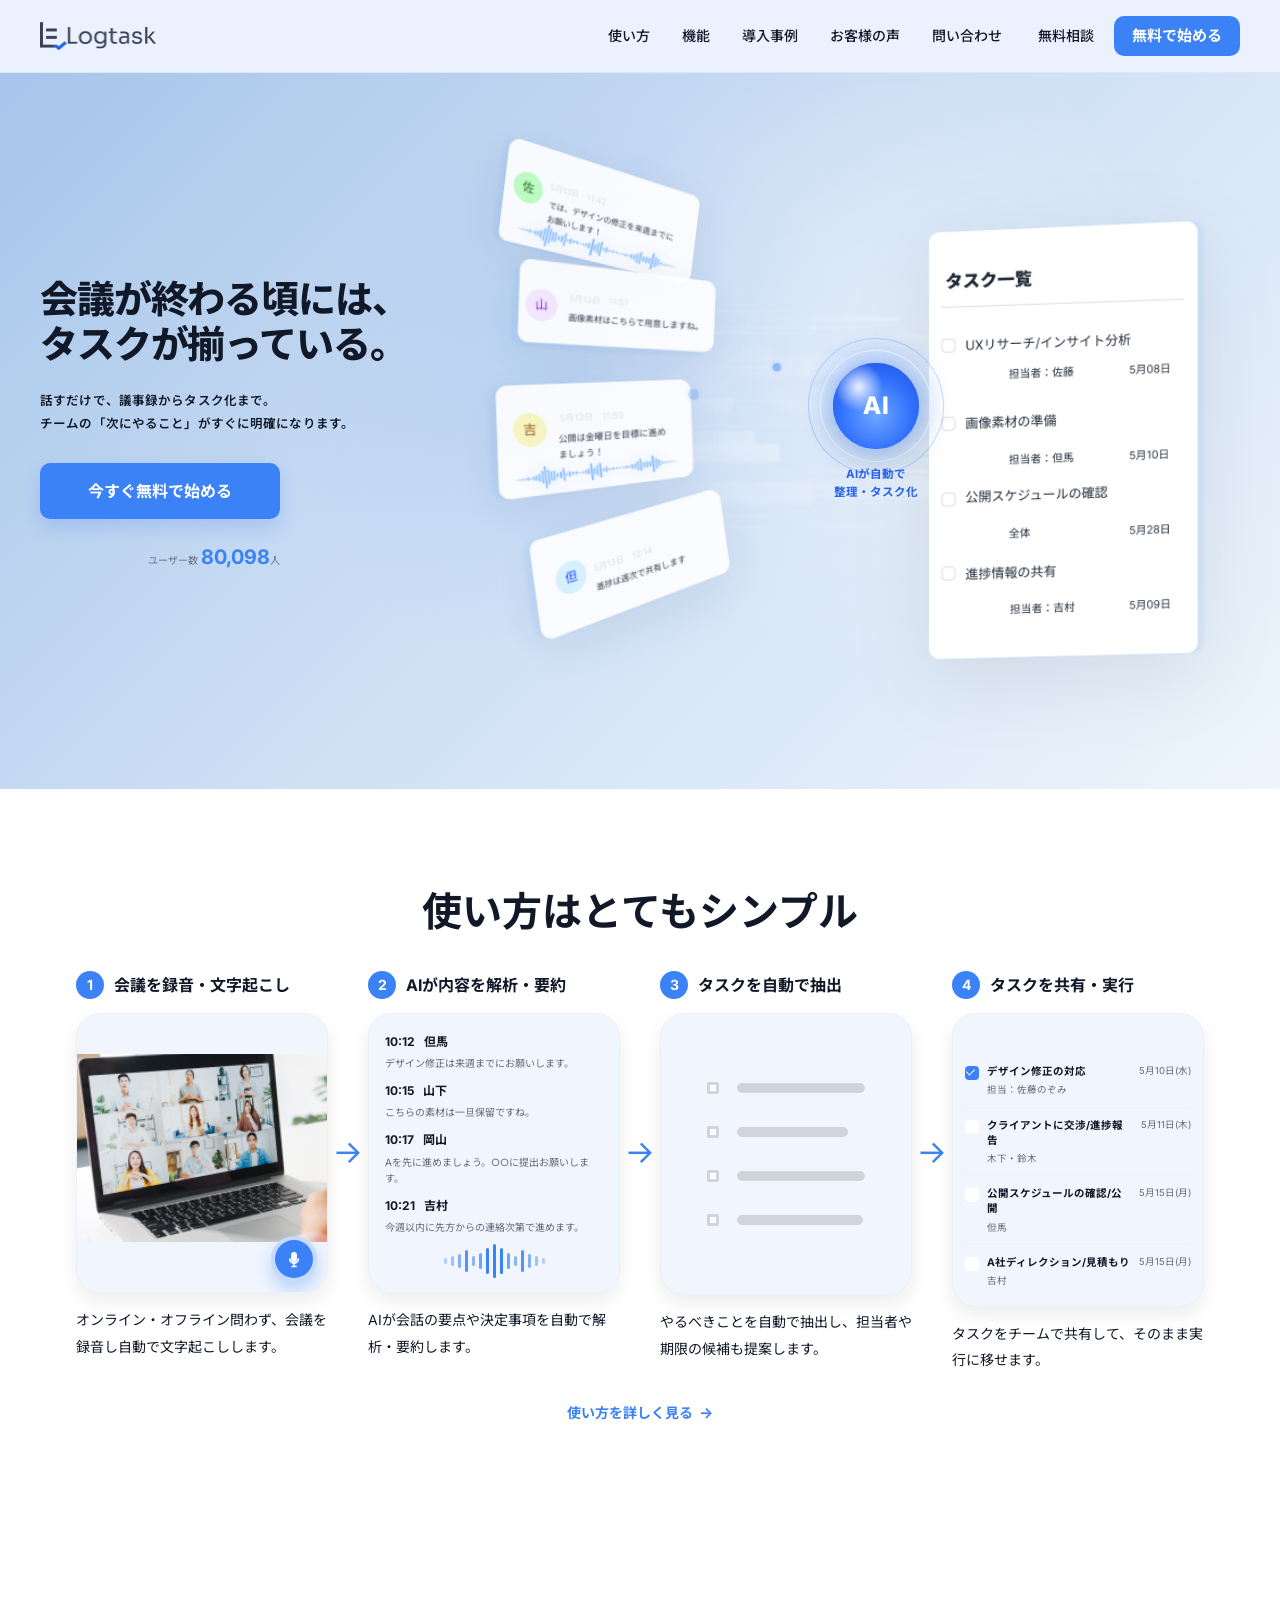
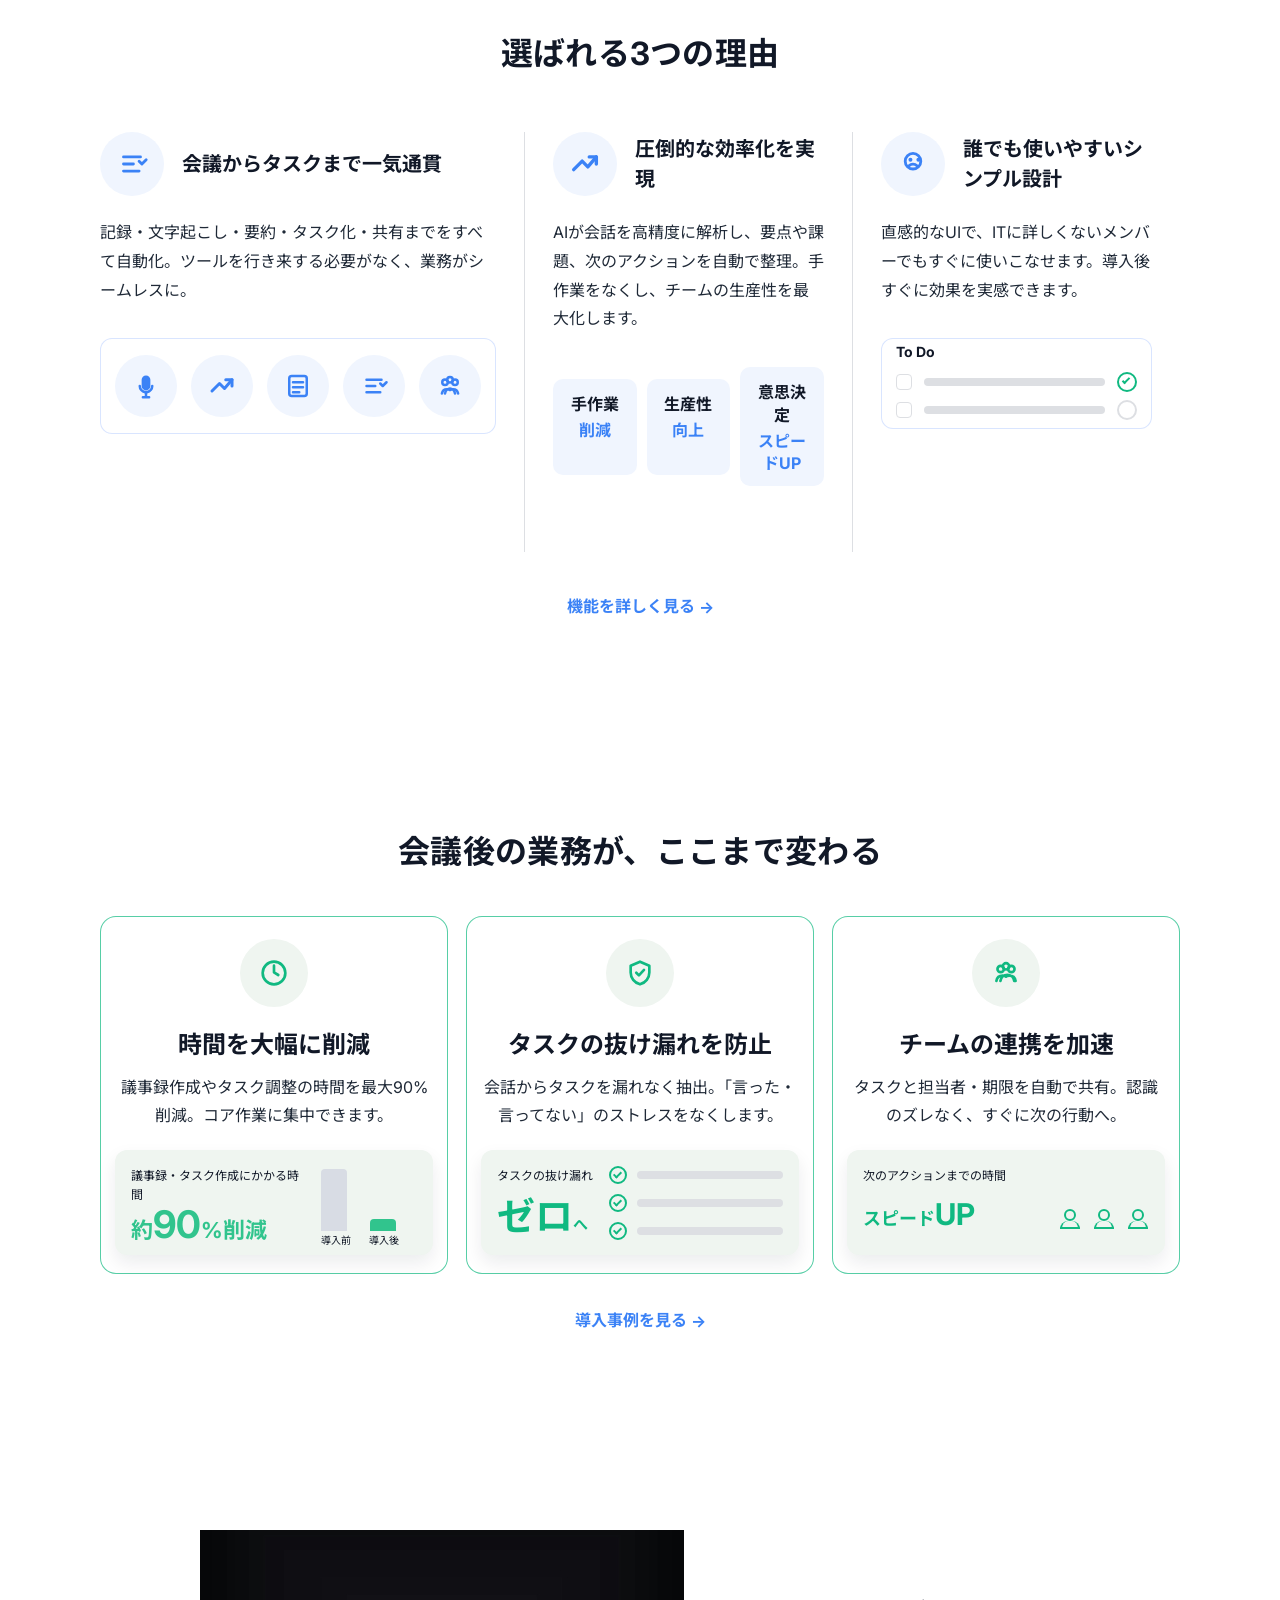
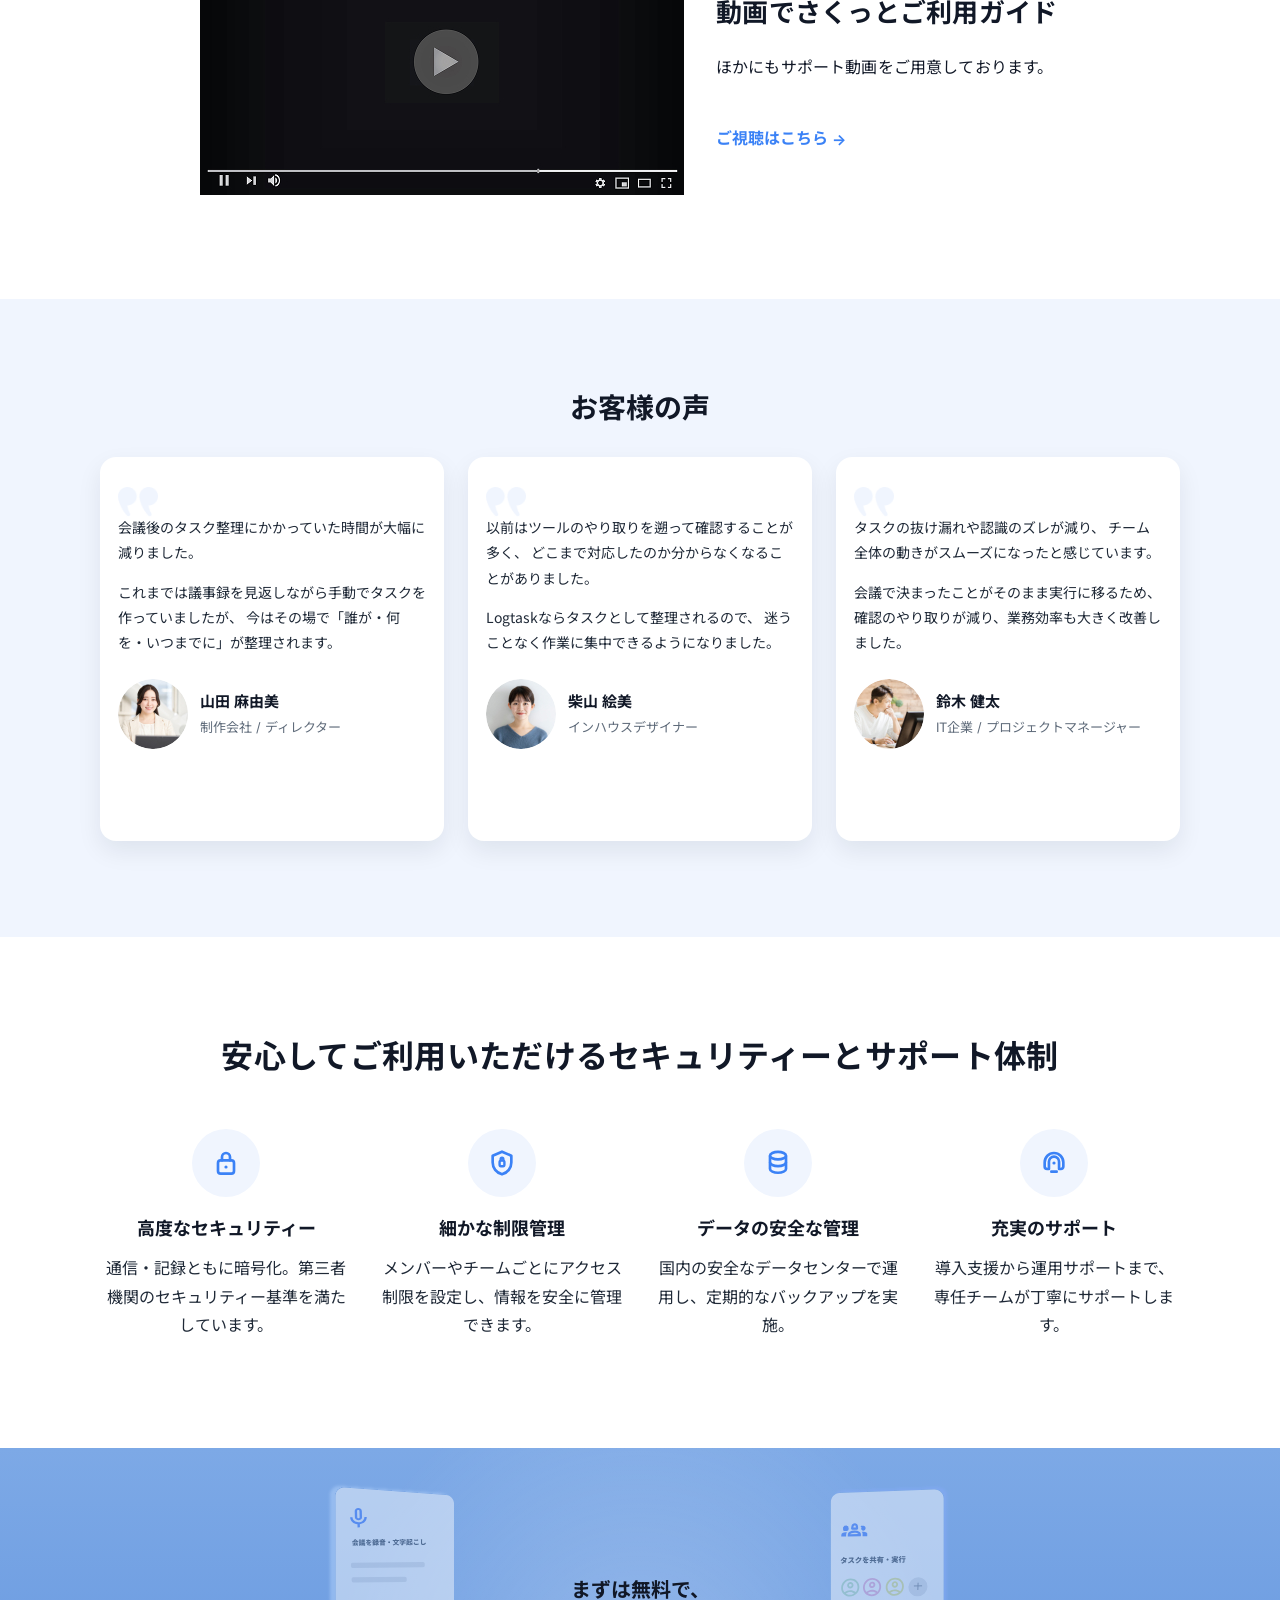
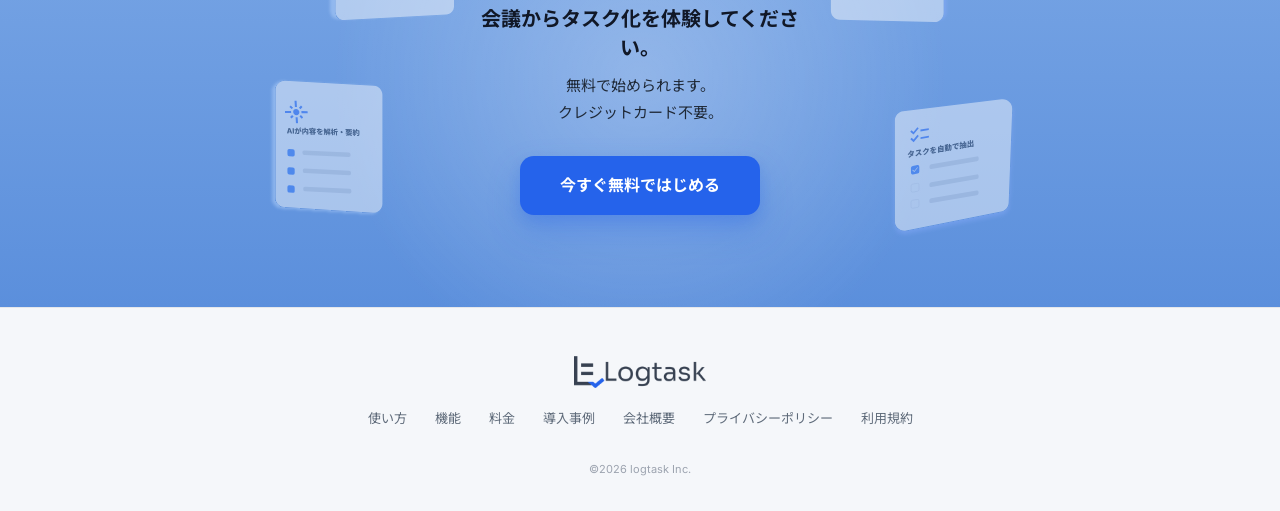
<file: index.html>
<!DOCTYPE html>
<html lang="ja">

<head prefix="og: https://ogp.me/ns#">
  <meta charset="UTF-8">
  <meta name="viewport" content="width=device-width, initial-scale=1.0">
  <title>Logtask｜会議の議事録からタスク化まで一気通貫</title>
  <meta name="description" content="Logtaskは、会議の録音・文字起こし・要約・タスク化・共有までを一気通貫で支援するAIタスク管理サービスです。">
  <meta property="og:type" content="website">
  <meta property="og:title" content="Logtask｜会議の議事録からタスク化まで一気通貫">
  <meta property="og:description" content="会議が終わる頃には、次にやることが揃っている。録音から議事録作成、タスク化、共有までをAIが支援します。">

  <link rel="icon" type="image/png" sizes="32x32" href="assets/imgs/favicon-32x32.png">
<link rel="icon" type="image/png" sizes="48x48" href="assets/imgs/favicon-48x48.png">
<link rel="apple-touch-icon" sizes="180x180" href="assets/imgs/apple-touch-icon.png">

  <link rel="preconnect" href="https://fonts.googleapis.com">
  <link rel="preconnect" href="https://fonts.gstatic.com" crossorigin>
  <link href="https://fonts.googleapis.com/css2?family=Inter:ital,opsz,wght@0,14..32,100..900;1,14..32,100..900&family=Noto+Sans+JP:wght@100..900&display=swap" rel="stylesheet">
  
  <link rel="stylesheet" href="assets/css/common.css">
  <link rel="stylesheet" href="assets/css/destyle.min.css">
  <link rel="stylesheet" href="assets/css/style.css">
</head>
<body>

 <header class="header">
  <div class="header__inner">
    <a href="index.html" class="logo" aria-label="Logtask ホーム">
      <img src="assets/imgs/logo.svg" alt="Logtask" class="logo__img">
    </a>

    <button
      class="header__menu"
      type="button"
      aria-label="メニューを開く"
      aria-controls="global-nav"
      aria-expanded="false"
    >
      <span></span>
      <span></span>
      <span></span>
    </button>

    <nav class="nav" id="global-nav" aria-label="グローバルナビゲーション">
      <ul class="nav__list">
        <li><a href="#top-how">使い方</a></li>
        <li><a href="#top-features">機能</a></li>
        <li><a href="#top-case-study">導入事例</a></li>
        <li><a href="#top-voices">お客様の声</a></li>
        <li><a href="#top-contact">問い合わせ</a></li>
      </ul>

      <div class="nav__actions">
        <a href="#top-contact" class="nav__login">無料相談</a>
        <a href="#top-contact" class="btn btn--small">無料で始める</a>
      </div>
    </nav>
  </div>
</header>

<main>
  <section class="fv">
    <div class="fv__inner">
      
      <!-- Text -->
      <div class="fv__content">
        <h1 class="fv__title">
          会議が終わる頃には、<br>
          タスクが揃っている。
        </h1>
  
        <p class="fv__lead">
          話すだけで、議事録からタスク化まで。<br>
          チームの「次にやること」が<br class="sp-only">すぐに明確になります。
        </p>
  
        <a href="#top-contact" class="btn btn--primary fv__cta">
          今すぐ無料で始める
        </a>
  
        <p class="fv__users">
          ユーザー数 <strong>80,098</strong>人
        </p>
      </div>
  
      <!-- Visual -->
      <div class="fv__visual" aria-hidden="true">
        <div class="fv__flow">
  
          <!-- Voice input -->
          <div class="chat-stack">
            <img class="chat-img chat-img--1" src="assets/imgs/fv1.png" alt="">
            <img class="chat-img chat-img--2" src="assets/imgs/fv2.png" alt="">
            <img class="chat-img chat-img--3" src="assets/imgs/fv3.png" alt="">
            <img class="chat-img chat-img--4" src="assets/imgs/fv4.png" alt="">
          </div>
  
<!-- Flow lines (background visual) -->
<div class="flow-lines" aria-hidden="true">
  <img
    class="flow-lines__img"
    src="assets/imgs/flow-lines-img.svg"
    alt=""
    loading="lazy"
    decoding="async"
  >
</div>

<div class="ai-particles" aria-hidden="true">
  <span></span>
  <span></span>
  <span></span>
  <span></span>
  <span></span>
</div>


          <!-- Voice wave -->
          <img class="voice-icon voice-icon--1" src="assets/imgs/voice.svg" alt="">
          <img class="voice-icon voice-icon--2" src="assets/imgs/voice.svg" alt="">
  
          <!-- AI processing -->
          <div class="ai-node">
            <span class="ai-node__glow"></span>
            <span class="ai-node__ring ai-node__ring--1"></span>
            <span class="ai-node__ring ai-node__ring--2"></span>
            <span class="ai-node__core">
              <span class="ai-node__label">AI</span>
            </span>
  
            <p class="ai-node__text">
              AIが自動で<br>
              整理・タスク化
            </p>
          </div>
  
          <!-- Task output -->
          <div class="task-card-img">
            <img src="assets/imgs/task.png" alt="">
  
            <span class="task-check task-check--1"></span>
            <span class="task-check task-check--2"></span>
            <span class="task-check task-check--3"></span>
          </div>
  
        </div>
      </div>
  
    </div>
  </section>

  <section class="how" id="how">
    <div class="how__inner">
      <h2 class="how__title" id="top-how">使い方はとてもシンプル</h2>
  
      <div class="how__steps">
        <article class="how-card">
          <div class="how-card__head">
            <span class="how-card__num">1</span>
            <h3 class="how-card__title">会議を録音・文字起こし</h3>
          </div>
  
          <div class="how-card__visual how-card__visual--photo">
            <img src="assets/imgs/how-step01.jpg" alt="オンライン会議を録音している画面">
            <span class="how-card__mic">
              <svg viewBox="0 0 24 24" aria-hidden="true">
                <path d="M12 15.5a3.5 3.5 0 0 0 3.5-3.5V7a3.5 3.5 0 1 0-7 0v5a3.5 3.5 0 0 0 3.5 3.5Zm6-3.5a1 1 0 1 0-2 0 4 4 0 1 1-8 0 1 1 0 1 0-2 0 6 6 0 0 0 5 5.91V20H9.5a1 1 0 1 0 0 2h5a1 1 0 1 0 0-2H13v-2.09A6 6 0 0 0 18 12Z" fill="currentColor"/>
              </svg>
            </span>
          </div>
  
          <p class="how-card__text">
            オンライン・オフライン問わず、会議を録音し自動で文字起こしします。
          </p>
        </article>
  
        <div class="how__arrow" aria-hidden="true"></div>
  
        <article class="how-card">
          <div class="how-card__head">
            <span class="how-card__num">2</span>
            <h3 class="how-card__title">AIが内容を解析・要約</h3>
          </div>
  
          <div class="how-card__visual how-card__visual--log">
            <ul class="meeting-log">
              <li>
                <span class="meeting-log__time">10:12</span>
                <span class="meeting-log__name">但馬</span>
                <p>デザイン修正は来週までにお願いします。</p>
              </li>
              <li>
                <span class="meeting-log__time">10:15</span>
                <span class="meeting-log__name">山下</span>
                <p>こちらの素材は一旦保留ですね。</p>
              </li>
              <li>
                <span class="meeting-log__time">10:17</span>
                <span class="meeting-log__name">岡山</span>
                <p>Aを先に進めましょう。○○に提出お願いします。</p>
              </li>
              <li>
                <span class="meeting-log__time">10:21</span>
                <span class="meeting-log__name">吉村</span>
                <p>今週以内に先方からの連絡次第で進めます。</p>
              </li>
            </ul>
  
            <div class="waveform" aria-hidden="true">
              <span></span><span></span><span></span><span></span><span></span>
              <span></span><span></span><span></span><span></span><span></span>
              <span></span><span></span><span></span><span></span><span></span>
            </div>
          </div>
  
          <p class="how-card__text">
            AIが会話の要点や決定事項を自動で解析・要約します。
          </p>
        </article>
  
        <div class="how__arrow" aria-hidden="true"></div>
  
        <article class="how-card">
          <div class="how-card__head">
            <span class="how-card__num">3</span>
            <h3 class="how-card__title">タスクを自動で抽出</h3>
          </div>
  
          <div class="how-card__visual how-card__visual--tasks">
            <ul class="task-draft">
              <li><span></span><div></div></li>
              <li><span></span><div></div></li>
              <li><span></span><div></div></li>
              <li><span></span><div></div></li>
            </ul>
          </div>
  
          <p class="how-card__text">
            やるべきことを自動で抽出し、担当者や期限の候補も提案します。
          </p>
        </article>
  
        <div class="how__arrow" aria-hidden="true"></div>
  
        <article class="how-card">
          <div class="how-card__head">
            <span class="how-card__num">4</span>
            <h3 class="how-card__title">タスクを共有・実行</h3>
          </div>
  
          <div class="how-card__visual how-card__visual--share">
            <ul class="task-share">
              <li class="is-active">
                <span class="task-share__check"></span>
                <div class="task-share__main">
                  <p class="task-share__name">デザイン修正の対応</p>
                  <p class="task-share__meta">担当：佐藤のぞみ</p>
                </div>
                <p class="task-share__date">5月10日(水)</p>
              </li>
  
              <li>
                <span class="task-share__check"></span>
                <div class="task-share__main">
                  <p class="task-share__name">クライアントに交渉/進捗報告</p>
                  <p class="task-share__meta">木下・鈴木</p>
                </div>
                <p class="task-share__date">5月11日(木)</p>
              </li>
  
              <li>
                <span class="task-share__check"></span>
                <div class="task-share__main">
                  <p class="task-share__name">公開スケジュールの確認/公開</p>
                  <p class="task-share__meta">但馬</p>
                </div>
                <p class="task-share__date">5月15日(月)</p>
              </li>
  
              <li>
                <span class="task-share__check"></span>
                <div class="task-share__main">
                  <p class="task-share__name">A社ディレクション/見積もり</p>
                  <p class="task-share__meta">吉村</p>
                </div>
                <p class="task-share__date">5月15日(月)</p>
              </li>
            </ul>
          </div>
  
          <p class="how-card__text">
            タスクをチームで共有して、そのまま実行に移せます。
          </p>
        </article>
      </div>
  
      <p class="how__link-wrap">
        <a href="how-it-works.html" class="how__link">使い方を詳しく見る</a>
      </p>
    </div>
  </section>

  <section class="reason" id="reasons">
    <div class="reason__inner">
      <h2 class="reason__title" id="top-features">選ばれる3つの理由</h2>
  
      <div class="reason__grid">
        <article class="reason-card reason-card--line">
          <div class="reason-card__head">
            <span class="reason-card__icon">
              <svg viewBox="0 0 24 24">
                <path d="M6 7h12M6 12h7M6 17h11" fill="none" stroke="currentColor" stroke-width="2" stroke-linecap="round"/>
                <path d="m17 10 2 2 3-3" fill="none" stroke="currentColor" stroke-width="2" stroke-linecap="round" stroke-linejoin="round"/>
              </svg>
            </span>
            <h3 class="reason-card__title">会議からタスクまで一気通貫</h3>
          </div>
  
          <p class="reason-card__text">
            記録・文字起こし・要約・タスク化・共有までをすべて自動化。ツールを行き来する必要がなく、業務がシームレスに。
          </p>
  
          <div class="reason-card__ui reason-card__ui--icons" aria-hidden="true">
            <span class="reason-ui__round">
              <svg viewBox="0 0 24 24">
                <path d="M12 15.5a3.5 3.5 0 0 0 3.5-3.5V7a3.5 3.5 0 1 0-7 0v5a3.5 3.5 0 0 0 3.5 3.5Zm6-3.5a1 1 0 1 0-2 0 4 4 0 1 1-8 0 1 1 0 1 0-2 0 6 6 0 0 0 5 5.91V20H9.5a1 1 0 1 0 0 2h5a1 1 0 1 0 0-2H13v-2.09A6 6 0 0 0 18 12Z" fill="currentColor"/>
              </svg>
            </span>
            <!-- 02 -->
            <span class="reason-ui__round">
              <svg viewBox="0 0 24 24" aria-hidden="true">
                <path d="m4 16 6-6 4 4 6-7" fill="none" stroke="currentColor" stroke-width="2.4" stroke-linecap="round" stroke-linejoin="round"/>
                <path d="M15 7h5v5" fill="none" stroke="currentColor" stroke-width="2.4" stroke-linecap="round" stroke-linejoin="round"/>
              </svg>
            </span>
            <!-- 03 -->
            <span class="reason-ui__round">
              <svg viewBox="0 0 24 24">
                <rect x="5" y="4" width="14" height="16" rx="2" fill="none" stroke="currentColor" stroke-width="2"/>
                <path d="M8 9h8M8 13h8M8 17h5" fill="none" stroke="currentColor" stroke-width="2" stroke-linecap="round"/>
              </svg>
            </span>
           <!-- 04 -->
            <span class="reason-ui__round">
              <svg viewBox="0 0 24 24">
                <path d="M6 7h12M6 12h7M6 17h11" fill="none" stroke="currentColor" stroke-width="2" stroke-linecap="round"/>
                <path d="m17 10 2 2 3-3" fill="none" stroke="currentColor" stroke-width="2" stroke-linecap="round" stroke-linejoin="round"/>
              </svg>
            </span>
            <!-- 05 -->
            <span class="reason-ui__round">
              <svg viewBox="0 0 24 24">
                <circle cx="8" cy="9" r="2.2" fill="none" stroke="currentColor" stroke-width="2"/>
                <circle cx="16" cy="9" r="2.2" fill="none" stroke="currentColor" stroke-width="2"/>
                <circle cx="12" cy="7" r="2.2" fill="none" stroke="currentColor" stroke-width="2"/>
                <path d="M5.5 18c.4-2 1.9-3.5 4-3.5 1 0 2 .3 2.5.8M18.5 18c-.4-2-1.9-3.5-4-3.5-1 0-2 .3-2.5.8M8 18c.5-2.5 2.5-4 4-4s3.5 1.5 4 4" fill="none" stroke="currentColor" stroke-width="2" stroke-linecap="round"/>
              </svg>
            </span>
          </div>
        </article>
  
        <article class="reason-card reason-card--line">
          <div class="reason-card__head">
            <span class="reason-card__icon">
              <svg viewBox="0 0 24 24" aria-hidden="true">
                <path d="m4 16 6-6 4 4 6-7" fill="none" stroke="currentColor" stroke-width="2.4" stroke-linecap="round" stroke-linejoin="round"/>
                <path d="M15 7h5v5" fill="none" stroke="currentColor" stroke-width="2.4" stroke-linecap="round" stroke-linejoin="round"/>
              </svg>
            </span>
            <h3 class="reason-card__title">圧倒的な効率化を実現</h3>
          </div>
  
          <p class="reason-card__text">
            AIが会話を高精度に解析し、要点や課題、次のアクションを自動で整理。手作業をなくし、チームの生産性を最大化します。
          </p>
  
          <div class="reason-card__ui reason-card__ui--metrics" aria-hidden="true">
            <div class="reason-metric">
              <span class="reason-metric__label">手作業</span>
              <span class="reason-metric__value">削減</span>
            </div>
            <div class="reason-metric">
              <span class="reason-metric__label">生産性</span>
              <span class="reason-metric__value">向上</span>
            </div>
            <div class="reason-metric">
              <span class="reason-metric__label">意思決定</span>
              <span class="reason-metric__value">スピードUP</span>
            </div>
          </div>
        </article>
  
        <article class="reason-card">
          <div class="reason-card__head">
            <span class="reason-card__icon">
              <svg viewBox="0 0 24 24" aria-hidden="true">
                <circle cx="12" cy="10" r="5.5" fill="none" stroke="currentColor" stroke-width="2"/>
                <circle cx="10.2" cy="9" r="1.4" fill="currentColor"/>
                <circle cx="15.8" cy="9" r="1.4" fill="currentColor"/>
                <path d="M9.2 13.3c.8-.8 1.8-1.2 2.8-1.2s2 .4 2.8 1.2" fill="none" stroke="currentColor" stroke-width="2" stroke-linecap="round"/>
              </svg>
            </span>
            <h3 class="reason-card__title">誰でも使いやすいシンプル設計</h3>
          </div>
  
          <p class="reason-card__text">
            直感的なUIで、ITに詳しくないメンバーでもすぐに使いこなせます。導入後すぐに効果を実感できます。
          </p>
  
          <div class="reason-card__ui reason-card__ui--todo" aria-hidden="true">
            <div class="reason-todo">
              <p class="reason-todo__title">To Do</p>
  
              <div class="reason-todo__row">
                <span class="reason-todo__check"></span>
                <span class="reason-todo__line"></span>
                <span class="reason-todo__status reason-todo__status--green"></span>
              </div>
  
              <div class="reason-todo__row">
                <span class="reason-todo__check"></span>
                <span class="reason-todo__line"></span>
                <span class="reason-todo__status"></span>
              </div>
            </div>
  
          </div>
        </article>
      </div>
  
      <p class="reason__link-wrap">
        <a href="features.html" class="reason__link">機能を詳しく見る</a>
      </p>
    </div>
  </section>

  <section class="benefit" id="case-study-preview">
    <div class="benefit__inner">
      <h2 class="benefit__title" id="top-case-study">会議後の業務が、<br class="sp-only">ここまで変わる</h2>
  
      <div class="benefit__cards">
        <article class="benefit-card">
          <div class="benefit-card__icon-wrap">
            <span class="benefit-card__icon">
              <svg viewBox="0 0 24 24" aria-hidden="true">
                <path d="M12 6.5v5l3.2 2" fill="none" stroke="currentColor" stroke-width="2" stroke-linecap="round" stroke-linejoin="round"/>
                <circle cx="12" cy="12" r="8.5" fill="none" stroke="currentColor" stroke-width="2"/>
              </svg>
            </span>
          </div>
  
          <h3 class="benefit-card__title">時間を大幅に削減</h3>
  
          <p class="benefit-card__text">
            議事録作成やタスク調整の時間を最大90%削減。コア作業に集中できます。
          </p>
  
          <div class="benefit-ui benefit-ui--chart">
            <div class="benefit-ui__left">
              <p class="benefit-ui__label">議事録・タスク作成にかかる時間</p>
              <p class="benefit-ui__result">約<span class="big90">90</span>%削減</p>
            </div>
          
            <div class="benefit-ui__graph">
              <div class="benefit-ui__bar benefit-ui__bar--before"></div>
              <div class="benefit-ui__bar benefit-ui__bar--after"></div>
              <div class="benefit-ui__bar-labels">
                <span>導入前</span>
                <span>導入後</span>
              </div>
            </div>
          </div>
        </article>
  
        <article class="benefit-card">
          <div class="benefit-card__icon-wrap">
            <span class="benefit-card__icon">
              <svg viewBox="0 0 24 24" aria-hidden="true">
                <path d="M12 3.5 5 6.5v5.2c0 4 2.7 7.6 7 8.8 4.3-1.2 7-4.8 7-8.8V6.5l-7-3Z" fill="none" stroke="currentColor" stroke-width="2" stroke-linejoin="round"/>
                <path d="m9.2 11.8 2 2 3.8-4.1" fill="none" stroke="currentColor" stroke-width="2" stroke-linecap="round" stroke-linejoin="round"/>
              </svg>
            </span>
          </div>
  
          <h3 class="benefit-card__title">タスクの抜け漏れを防止</h3>
  
          <p class="benefit-card__text">
            会話からタスクを漏れなく抽出。「言った・言ってない」のストレスをなくします。
          </p>
  
          <div class="benefit-card__ui benefit-card__ui--zero" aria-hidden="true">
            <div class="benefit-ui__zero-left">
              <p class="benefit-ui__label">タスクの抜け漏れ</p>
              <p class="benefit-ui__zero">ゼロ<span>へ</span></p>
            </div>
  
            <ul class="benefit-ui__checklist">
              <li><span></span><div></div></li>
              <li><span></span><div></div></li>
              <li><span></span><div></div></li>
            </ul>
          </div>
        </article>
  
        <article class="benefit-card">
          <div class="benefit-card__icon-wrap">
            <span class="benefit-card__icon">
              <svg viewBox="0 0 24 24" aria-hidden="true">
                <circle cx="8" cy="9" r="2.4" fill="none" stroke="currentColor" stroke-width="2"/>
                <circle cx="16" cy="9" r="2.4" fill="none" stroke="currentColor" stroke-width="2"/>
                <circle cx="12" cy="7" r="2.4" fill="none" stroke="currentColor" stroke-width="2"/>
                <path d="M4.8 18c.4-2.4 2.3-4 4.7-4 1 0 1.9.2 2.7.7M19.2 18c-.4-2.4-2.3-4-4.7-4-1 0-1.9.2-2.7.7M7.8 18c.5-2.8 2.8-4.7 5.2-4.7s4.7 1.9 5.2 4.7" fill="none" stroke="currentColor" stroke-width="2" stroke-linecap="round"/>
              </svg>
            </span>
          </div>
  
          <h3 class="benefit-card__title">チームの連携を加速</h3>
  
          <p class="benefit-card__text">
            タスクと担当者・期限を自動で共有。認識のズレなく、すぐに次の行動へ。
          </p>
  
          <div class="benefit-card__ui benefit-card__ui--speed" aria-hidden="true">
            <p class="benefit-ui__label">次のアクションまでの時間</p>
  
            <div class="benefit-ui__speed-row">
              <p class="benefit-ui__speed">スピード<span>UP</span></p>
  
              <div class="benefit-ui__members">
                <span class="benefit-ui__person"></span>
                <span class="benefit-ui__person"></span>
                <span class="benefit-ui__person"></span>
              </div>
            </div>
          </div>
        </article>
      </div>
  
      <p class="benefit__link-wrap">
        <a href="case-study.html" class="benefit__link">導入事例を見る</a>
      </p>
    </div>
  </section>

  <section class="guide" id="guide">
    <div class="guide__inner">
      <div class="guide__movie">
        <a href="how-it-works.html" class="guide__movie-link" aria-label="ご利用ガイド動画を再生">
          <img src="assets/imgs/guide-movie-mockup.jpg" alt="ご利用ガイド動画のモックアップ">
        </a>
      </div>
  
      <div class="guide__content">
        <h2 class="guide__title">動画でさくっとご利用ガイド</h2>
        <p class="guide__text">ほかにもサポート動画をご用意しております。</p>
        <p class="guide__link-wrap">
          <a href="how-it-works.html" class="guide__link">ご視聴はこちら</a>
        </p>
      </div>
    </div>
  </section>

  <section class="voices" id="voices">
    <div class="voices__inner">
      <h2 class="voices__title" id="top-voices">お客様の声</h2>
  
      <div class="voices__list">
        <article class="voice-card">
          <div class="voice-card__quote">
            <img src="assets/imgs/quote.png" alt="">
          </div>
          <div class="voice-card__body">
            <p class="voice-card__text">
              会議後のタスク整理にかかっていた時間が大幅に減りました。
            </p>
            <p class="voice-card__text">
              これまでは議事録を見返しながら手動でタスクを作っていましたが、
              今はその場で「誰が・何を・いつまでに」が整理されます。
            </p>
          </div>
  
          <div class="voice-card__profile">
            <img
              class="voice-card__image"
              src="assets/imgs/voice01.jpg"
              alt="制作会社ディレクター 山田麻由美"
              width="70"
              height="70"
            >
            <div class="voice-card__info">
              <p class="voice-card__name">山田 麻由美</p>
              <p class="voice-card__role">制作会社 / ディレクター</p>
            </div>
          </div>
        </article>
  
        <article class="voice-card">
          <div class="voice-card__quote">
            <img src="assets/imgs/quote.png" alt="">
          </div>
          <div class="voice-card__body">
            <p class="voice-card__text">
              以前はツールのやり取りを遡って確認することが多く、
              どこまで対応したのか分からなくなることがありました。
            </p>
            <p class="voice-card__text">
              Logtaskならタスクとして整理されるので、
              迷うことなく作業に集中できるようになりました。
            </p>
          </div>
  
          <div class="voice-card__profile">
            <img
              class="voice-card__image"
              src="assets/imgs/voice02.jpg"
              alt="インハウスデザイナー 柴山絵美"
              width="70"
              height="70"
            >
            <div class="voice-card__info">
              <p class="voice-card__name">柴山 絵美</p>
              <p class="voice-card__role">インハウスデザイナー</p>
            </div>
          </div>
        </article>
  
        <article class="voice-card">
          <div class="voice-card__quote">
            <img src="assets/imgs/quote.png" alt="">
          </div>

          <div class="voice-card__body">
            <p class="voice-card__text">
              タスクの抜け漏れや認識のズレが減り、
              チーム全体の動きがスムーズになったと感じています。
            </p>
            <p class="voice-card__text">
              会議で決まったことがそのまま実行に移るため、
              確認のやり取りが減り、業務効率も大きく改善しました。
            </p>
          </div>
  
          <div class="voice-card__profile">
            <img
              class="voice-card__image"
              src="assets/imgs/voice03.jpg"
              alt="IT企業プロジェクトマネージャー 鈴木健太"
              width="70"
              height="70"
            >
            <div class="voice-card__info">
              <p class="voice-card__name">鈴木 健太</p>
              <p class="voice-card__role">IT企業 / プロジェクトマネージャー</p>
            </div>
          </div>
        </article>
      </div>
  
      <div class="voices__dots" aria-label="スライド位置">
        <span class="voices__dot is-active"></span>
        <span class="voices__dot"></span>
        <span class="voices__dot"></span>
      </div>
    </div>
  </section>

  <section class="security" id="security">
    <div class="security__inner">
      <h2 class="security__title">安心してご利用いただけるセキュリティーとサポート体制</h2>
  
      <div class="security__list">
        <article class="security__item">
          <div class="security__icon">
            <svg viewBox="0 0 24 24" aria-hidden="true">
              <rect x="6" y="10" width="12" height="10" rx="2" fill="none" stroke="currentColor" stroke-width="2"/>
              <path d="M9 10V7.5a3 3 0 1 1 6 0V10" fill="none" stroke="currentColor" stroke-width="2" stroke-linecap="round"/>
              <circle cx="12" cy="15" r="1.2" fill="currentColor"/>
            </svg>
          </div>
          <div class="security__content">
            <h3 class="security__heading">高度なセキュリティー</h3>
            <p class="security__text">
              通信・記録ともに暗号化。第三者機関のセキュリティー基準を満たしています。
            </p>
          </div>
        </article>
  
        <article class="security__item">
          <div class="security__icon">
            <svg viewBox="0 0 24 24" aria-hidden="true">
              <path d="M12 3.5 5 6.5v5.2c0 4 2.7 7.6 7 8.8 4.3-1.2 7-4.8 7-8.8V6.5l-7-3Z" fill="none" stroke="currentColor" stroke-width="2" stroke-linejoin="round"/>
              <rect x="10.2" y="10.2" width="3.6" height="4.2" rx="1" fill="none" stroke="currentColor" stroke-width="1.8"/>
              <path d="M11 10V9a1 1 0 1 1 2 0v1" fill="none" stroke="currentColor" stroke-width="1.8" stroke-linecap="round"/>
            </svg>
          </div>
          <div class="security__content">
            <h3 class="security__heading">細かな制限管理</h3>
            <p class="security__text">
              メンバーやチームごとにアクセス制限を設定し、情報を安全に管理できます。
            </p>
          </div>
        </article>
  
        <article class="security__item">
          <div class="security__icon">
            <svg viewBox="0 0 24 24" aria-hidden="true">
              <ellipse cx="12" cy="6.5" rx="6" ry="2.8" fill="none" stroke="currentColor" stroke-width="2"/>
              <path d="M6 6.5v5c0 1.5 2.7 2.8 6 2.8s6-1.3 6-2.8v-5" fill="none" stroke="currentColor" stroke-width="2"/>
              <path d="M6 11.5v5c0 1.5 2.7 2.8 6 2.8s6-1.3 6-2.8v-5" fill="none" stroke="currentColor" stroke-width="2"/>
            </svg>
          </div>
          <div class="security__content">
            <h3 class="security__heading">データの安全な管理</h3>
            <p class="security__text">
              国内の安全なデータセンターで運用し、定期的なバックアップを実施。
            </p>
          </div>
        </article>
  
        <article class="security__item">
          <div class="security__icon">
            <svg viewBox="0 0 24 24" aria-hidden="true">
              <path d="M12 4.5a7 7 0 0 0-7 7v3.2a1.8 1.8 0 0 0 1.8 1.8h1.4V11a3.8 3.8 0 1 1 7.6 0v5.5h1.4a1.8 1.8 0 0 0 1.8-1.8V11.5a7 7 0 0 0-7-7Z" fill="none" stroke="currentColor" stroke-width="2" stroke-linejoin="round"/>
              <path d="M10 18.5h4" fill="none" stroke="currentColor" stroke-width="2" stroke-linecap="round"/>
              <circle cx="12" cy="12" r="1.2" fill="currentColor"/>
            </svg>
          </div>
          <div class="security__content">
            <h3 class="security__heading">充実のサポート</h3>
            <p class="security__text">
              導入支援から運用サポートまで、専任チームが丁寧にサポートします。
            </p>
          </div>
        </article>
      </div>
    </div>
  </section>

    <section class="cta">

      <div class="cta__decor" aria-hidden="true">
    
        <article class="cta-card cta-card--top-left">
          <div class="mini-card mini-card--record"></div>
        </article>
    
        <article class="cta-card cta-card--top-right">
          <div class="mini-card mini-card--share"></div>
        </article>
    
        <article class="cta-card cta-card--bottom-left">
          <div class="mini-card mini-card--ai"></div>
        </article>
    
        <article class="cta-card cta-card--bottom-right">
          <div class="mini-card mini-card--task"></div>
        </article>
    
      </div>
  
    <div class="cta__inner">
      <h2 class="cta__title" id="top-contact">
        まずは無料で、<br>
        会議からタスク化を体験して<br class="sp-only">ください。
      </h2>
  
      <p class="cta__text">
        無料で始められます。<br>
        クレジットカード不要。
      </p>
  
      <a href="contact.html" class="cta__button">
        今すぐ無料ではじめる
      </a>
    </div>
  
  </section>
</main>

<footer class="footer">
  <div class="footer__inner">

    <!-- ロゴ -->
    <div class="footer__brand">
      <img src="assets/imgs/logo.svg" alt="Logtask" class="footer__logo-img">
    </div>

    <!-- ナビ -->
    <nav class="footer__nav">
      <a href="how-it-works.html">使い方</a>
      <a href="features.html">機能</a>
      <a href="price.html">料金</a>
      <a href="case-study.html">導入事例</a>
      <a href="index.html">会社概要</a>
      <a href="contact.html">プライバシーポリシー</a>
      <a href="contact.html">利用規約</a>
    </nav>

    <!-- コピー -->
    <p class="footer__copy">
      ©2026 logtask Inc.
    </p>

  </div>
</footer>
<script src="https://cdn.jsdelivr.net/npm/gsap@3.12.5/dist/gsap.min.js"></script>
<script src="assets/js/common.js"></script>
<script src="assets/js/top.js"></script>
</body>

</html>
</file>
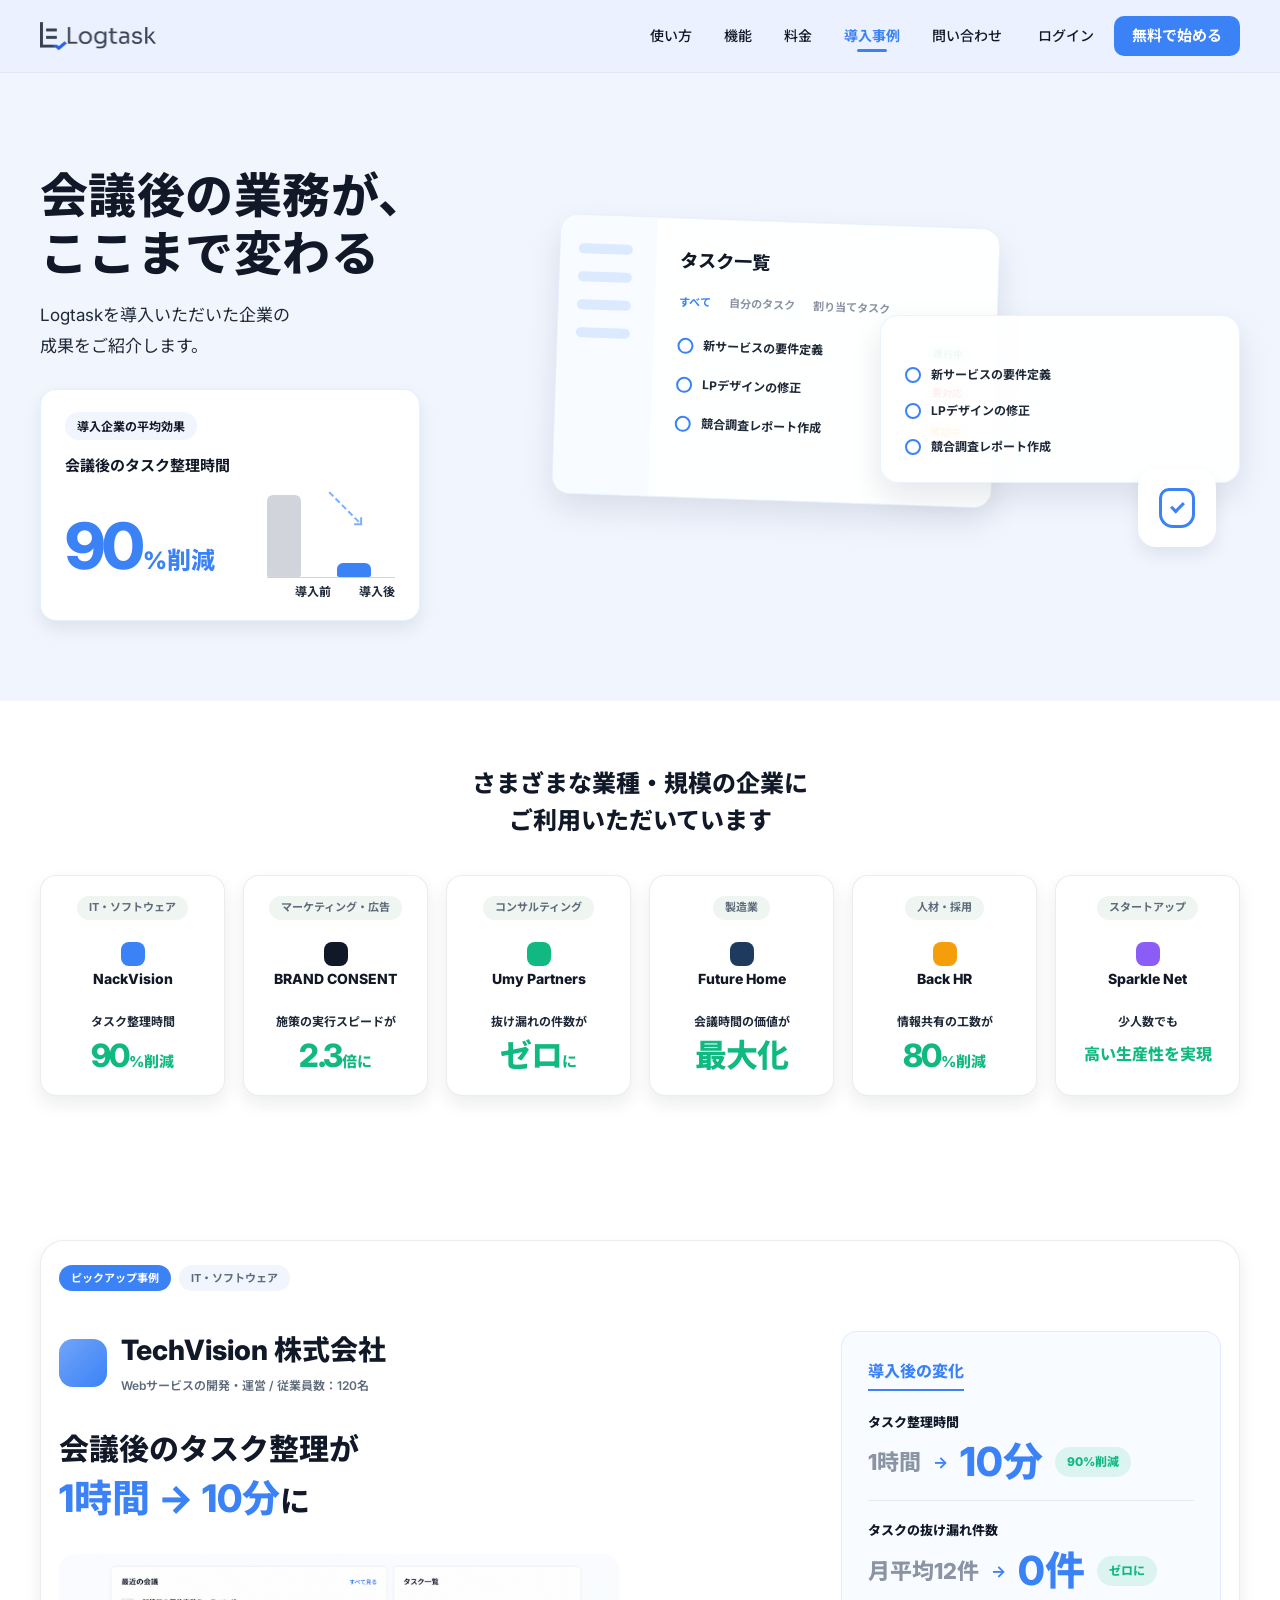
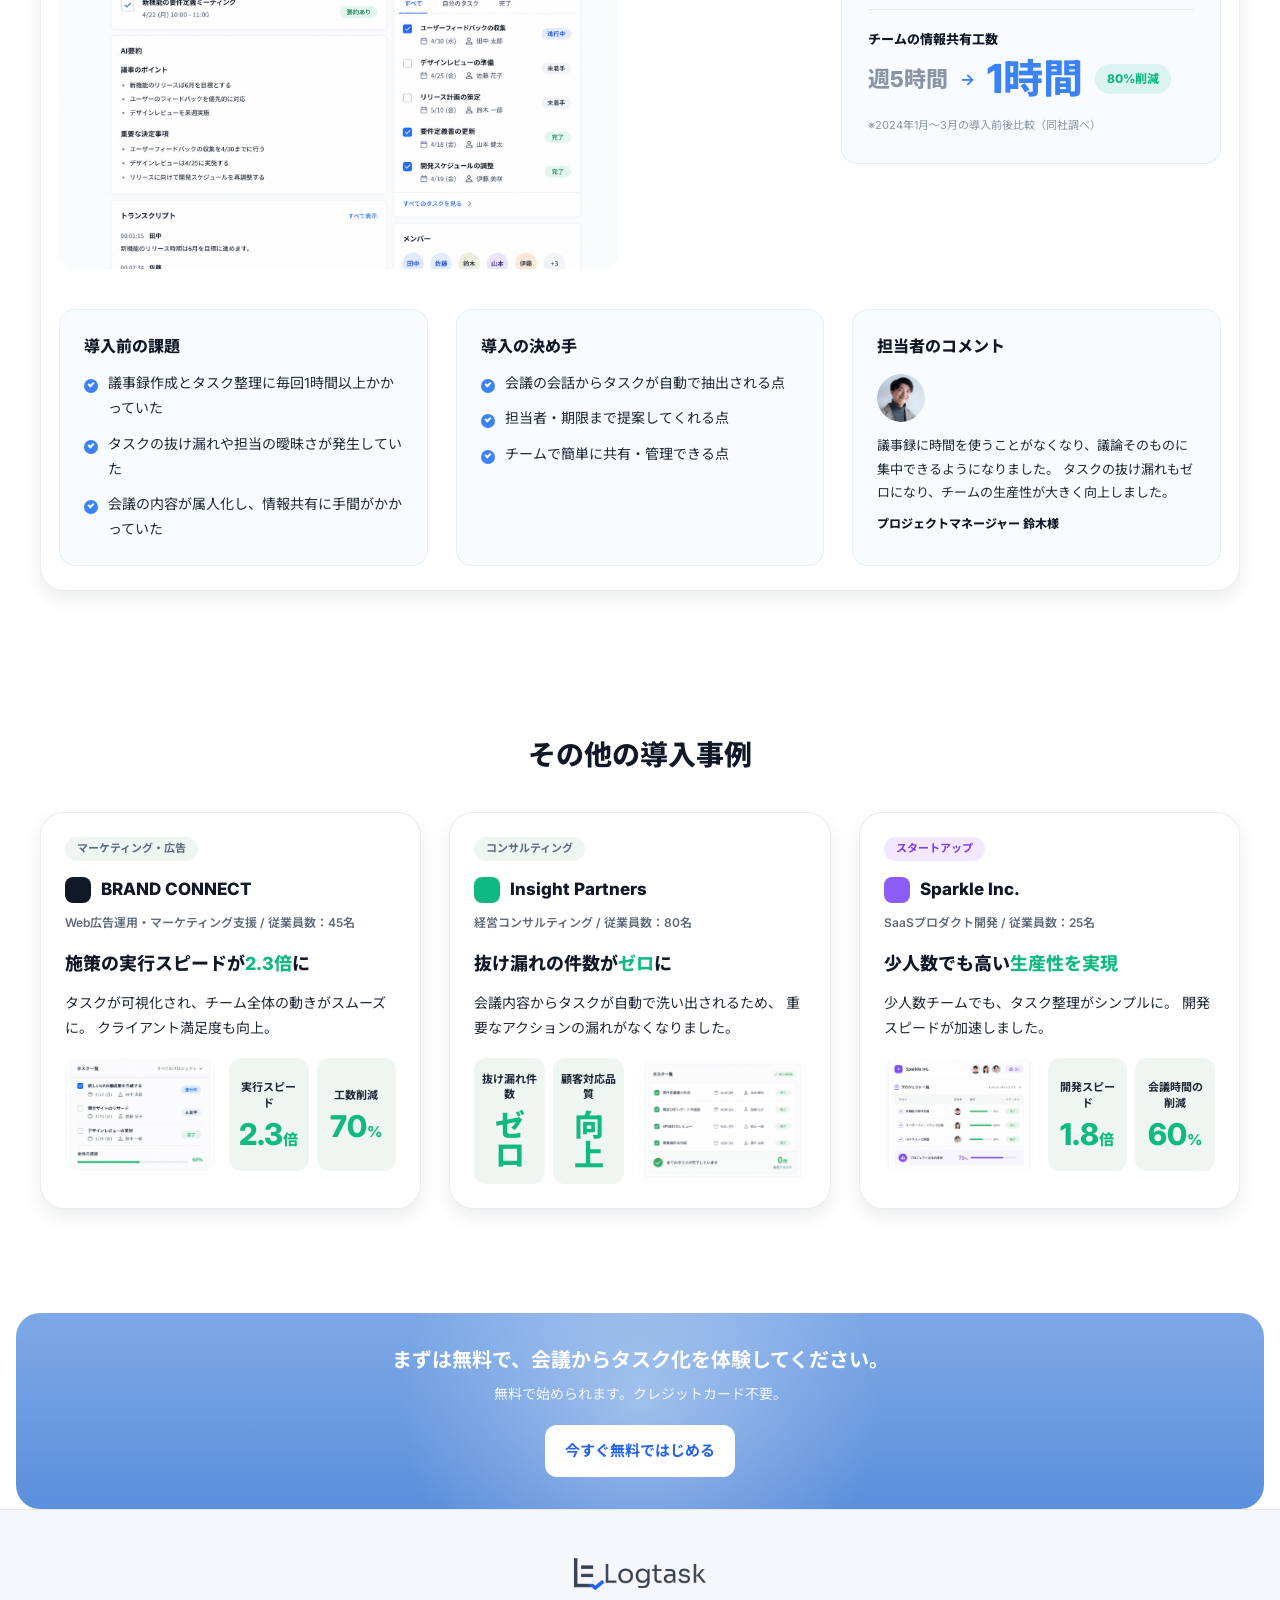
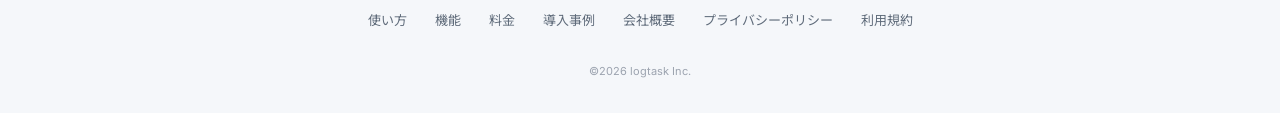
<file: case-study.html>
<!DOCTYPE html>
<html lang="ja">

<head prefix="og: https://ogp.me/ns#">
  <meta charset="UTF-8">
  <meta name="viewport" content="width=device-width, initial-scale=1.0">
  <title>導入事例｜Logtask</title>
  <meta name="description" content="Logtaskの導入事例を紹介します。会議後のタスク整理時間削減、抜け漏れ防止、情報共有工数の削減など、導入企業の成果を掲載しています。">
  <meta property="og:type" content="website">
  <meta property="og:title" content="導入事例｜Logtask">
  <meta property="og:description" content="Logtaskを導入した企業の成果を紹介。会議後のタスク整理や情報共有がどのように改善されたかを確認できます。">

  <link rel="icon" type="image/png" sizes="32x32" href="assets/imgs/favicon-32x32.png">
<link rel="icon" type="image/png" sizes="48x48" href="assets/imgs/favicon-48x48.png">
<link rel="apple-touch-icon" sizes="180x180" href="assets/imgs/apple-touch-icon.png">

  <link rel="preconnect" href="https://fonts.googleapis.com">
  <link rel="preconnect" href="https://fonts.gstatic.com" crossorigin>
  <link href="https://fonts.googleapis.com/css2?family=Inter:ital,opsz,wght@0,14..32,100..900;1,14..32,100..900&family=Noto+Sans+JP:wght@100..900&display=swap" rel="stylesheet">
  
  <link rel="stylesheet" href="assets/css/destyle.min.css">
  <link rel="stylesheet" href="assets/css/common.css">
  <link rel="stylesheet" href="assets/css/case-study.css">
</head>
<body>

 <header class="header">
  <div class="header__inner">
    <a href="index.html" class="logo" aria-label="Logtask ホーム">
      <img src="assets/imgs/logo.svg" alt="Logtask" class="logo__img">
    </a>


    <button
      class="header__menu"
      type="button"
      aria-label="メニューを開く"
      aria-controls="global-nav"
      aria-expanded="false"
    >
      <span></span>
      <span></span>
      <span></span>
    </button>

    <nav class="nav" id="global-nav" aria-label="グローバルナビゲーション">
      <ul class="nav__list">
        <li><a href="how-it-works.html">使い方</a></li>
        <li><a href="features.html">機能</a></li>
        <li><a href="price.html">料金</a></li>
        <li><a href="case-study.html" class="is-current">導入事例</a></li>
        <li><a href="contact.html">問い合わせ</a></li>
      </ul>

      <div class="nav__actions">
        <a href="contact.html" class="nav__login">ログイン</a>
        <a href="contact.html" class="btn btn--small">無料で始める</a>
      </div>
    </nav>
  </div>
</header>

<main>
<section class="case-fv">
    <div class="case-fv__inner">
  
      <div class="case-fv__content">
  
        <h1 class="case-fv__title">
          会議後の業務が、<br>
          ここまで変わる
        </h1>
  
        <p class="case-fv__lead">
          Logtaskを導入いただいた企業の<br>
          成果をご紹介します。
        </p>
  
        <div class="case-fv__result">
          <p class="case-fv__result-label">導入企業の平均効果</p>
          <p class="case-fv__result-title">会議後のタスク整理時間</p>
  
          <div class="case-fv__result-body">
            <p class="case-fv__number">
              <span>90</span>%削減
            </p>
  
            <div class="case-fv__chart" aria-hidden="true">
              <div class="case-fv__bar case-fv__bar--before"></div>
              <div class="case-fv__arrow"></div>
              <div class="case-fv__bar case-fv__bar--after"></div>
            </div>
          </div>
  
          <div class="case-fv__chart-labels">
            <span>導入前</span>
            <span>導入後</span>
          </div>
        </div>
      </div>
  
      <div class="case-fv__visual" aria-hidden="true">
        <div class="case-ui case-ui--main">
          <div class="case-ui__side">
            <span></span><span></span><span></span><span></span>
          </div>
  
          <div class="case-ui__main">
            <p class="case-ui__title">タスク一覧</p>
            <div class="case-ui__tabs">
              <span class="is-active">すべて</span>
              <span>自分のタスク</span>
              <span>割り当てタスク</span>
            </div>
  
            <ul class="case-ui__tasks">
              <li><span></span>新サービスの要件定義 <em>進行中</em></li>
              <li><span></span>LPデザインの修正 <em class="is-warn">要対応</em></li>
              <li><span></span>競合調査レポート作成 <em class="is-soon">確認中</em></li>
            </ul>
          </div>
        </div>
  
        <div class="case-ui case-ui--float">
          <ul class="case-ui__tasks">
            <li><span></span>新サービスの要件定義</li>
            <li><span></span>LPデザインの修正</li>
            <li><span></span>競合調査レポート作成</li>
          </ul>
        </div>
  
        <div class="case-fv__shield">
          <span></span>
        </div>
      </div>
  
    </div>
  </section>

  <section class="case-companies">
    <div class="case-companies__inner">
  
      <h2 class="case-companies__title">
        さまざまな業種・規模の企業に<br class="sp-only">
        ご利用いただいています
      </h2>
  
      <div class="case-companies__scroll" aria-label="導入企業一覧">
        <article class="company-card">
          <p class="company-card__tag">IT・ソフトウェア</p>
          <div class="company-card__head">
            <span class="company-card__icon company-card__icon--blue"></span>
            <h3 class="company-card__name">NackVision</h3>
          </div>
          <p class="company-card__label">タスク整理時間</p>
          <p class="company-card__result"><span>90</span>%削減</p>
        </article>
  
        <article class="company-card">
          <p class="company-card__tag">マーケティング・広告</p>
          <div class="company-card__head">
            <span class="company-card__icon company-card__icon--black"></span>
            <h3 class="company-card__name">BRAND CONSENT</h3>
          </div>
          <p class="company-card__label">施策の実行スピードが</p>
          <p class="company-card__result"><span>2.3</span>倍に</p>
        </article>
  
        <article class="company-card">
          <p class="company-card__tag">コンサルティング</p>
          <div class="company-card__head">
            <span class="company-card__icon company-card__icon--green"></span>
            <h3 class="company-card__name">Umy Partners</h3>
          </div>
          <p class="company-card__label">抜け漏れの件数が</p>
          <p class="company-card__result"><span>ゼロ</span>に</p>
        </article>
  
        <article class="company-card">
          <p class="company-card__tag">製造業</p>
          <div class="company-card__head">
            <span class="company-card__icon company-card__icon--navy"></span>
            <h3 class="company-card__name">Future Home</h3>
          </div>
          <p class="company-card__label">会議時間の価値が</p>
          <p class="company-card__result"><span>最大化</span></p>
        </article>
  
        <article class="company-card">
          <p class="company-card__tag">人材・採用</p>
          <div class="company-card__head">
            <span class="company-card__icon company-card__icon--orange"></span>
            <h3 class="company-card__name">Back HR</h3>
          </div>
          <p class="company-card__label">情報共有の工数が</p>
          <p class="company-card__result"><span>80</span>%削減</p>
        </article>
  
        <article class="company-card">
          <p class="company-card__tag">スタートアップ</p>
          <div class="company-card__head">
            <span class="company-card__icon company-card__icon--purple"></span>
            <h3 class="company-card__name">Sparkle Net</h3>
          </div>
          <p class="company-card__label">少人数でも</p>
          <p class="company-card__result company-card__result--small">高い生産性を実現</p>
        </article>
      </div>
  
    </div>
  </section>

  <section class="case-pickup">
    <div class="case-pickup__inner">
  
      <div class="case-pickup__card">
  
        <div class="case-pickup__badges">
          <span class="case-pickup__badge case-pickup__badge--blue">ピックアップ事例</span>
          <span class="case-pickup__badge">IT・ソフトウェア</span>
        </div>
  
        <div class="case-pickup__main">
          <div class="case-pickup__company">
            <span class="case-pickup__logo"></span>
            <div>
              <h2 class="case-pickup__name">TechVision 株式会社</h2>
              <p class="case-pickup__meta">
                Webサービスの開発・運営 / 従業員数：120名
              </p>
            </div>
          </div>
  
          <h3 class="case-pickup__headline">
            会議後のタスク整理が<br>
            <span>1時間 → 10分</span>に
          </h3>
  
          <div class="case-pickup__image">
            <img src="assets/imgs/case-techvision.png" alt="TechVision 株式会社の導入事例イメージ">
          </div>
        </div>
  
        <div class="case-result">
          <h3 class="case-result__title">導入後の変化</h3>
  
          <div class="case-result__list">
            <div class="case-result__item">
              <p class="case-result__label">タスク整理時間</p>
              <p class="case-result__value">
                <span>1時間</span>
                <b>→</b>
                <strong>10分</strong>
                <em>90%削減</em>
              </p>
            </div>
  
            <div class="case-result__item">
              <p class="case-result__label">タスクの抜け漏れ件数</p>
              <p class="case-result__value">
                <span>月平均12件</span>
                <b>→</b>
                <strong>0件</strong>
                <em>ゼロに</em>
              </p>
            </div>
  
            <div class="case-result__item">
              <p class="case-result__label">チームの情報共有工数</p>
              <p class="case-result__value">
                <span>週5時間</span>
                <b>→</b>
                <strong>1時間</strong>
                <em>80%削減</em>
              </p>
            </div>
          </div>
  
          <p class="case-result__note">
            ※2024年1月〜3月の導入前後比較（同社調べ）
          </p>
        </div>
  
        <div class="case-pickup__details">
          <div class="case-detail-block">
            <h3 class="case-detail-block__title">導入前の課題</h3>
            <ul class="case-detail-block__list">
              <li>議事録作成とタスク整理に毎回1時間以上かかっていた</li>
              <li>タスクの抜け漏れや担当の曖昧さが発生していた</li>
              <li>会議の内容が属人化し、情報共有に手間がかかっていた</li>
            </ul>
          </div>
  
          <div class="case-detail-block">
            <h3 class="case-detail-block__title">導入の決め手</h3>
            <ul class="case-detail-block__list">
              <li>会議の会話からタスクが自動で抽出される点</li>
              <li>担当者・期限まで提案してくれる点</li>
              <li>チームで簡単に共有・管理できる点</li>
            </ul>
          </div>
  
          <div class="case-comment">
            <h3 class="case-comment__title">担当者のコメント</h3>
            <div class="case-comment__body">
              <div class="case-comment__avatar">
                <img src="assets/imgs/case-person.png" alt="プロジェクトマネージャー 鈴木様">
              </div>
              <div>
                <p class="case-comment__text">
                  議事録に時間を使うことがなくなり、議論そのものに集中できるようになりました。
                  タスクの抜け漏れもゼロになり、チームの生産性が大きく向上しました。
                </p>
                <p class="case-comment__name">
                  プロジェクトマネージャー 鈴木様
                </p>
              </div>
            </div>
          </div>
        </div>
  
      </div>
  
    </div>
  </section>

  <section class="case-other">
    <div class="case-other__inner">
  
      <h2 class="case-other__title">その他の導入事例</h2>
  
      <div class="case-other__list">
  
        <article class="case-other-card">
          <p class="case-other-card__tag">マーケティング・広告</p>
  
          <div class="case-other-card__company">
            <span class="case-other-card__icon case-other-card__icon--black"></span>
            <h3 class="case-other-card__name">BRAND CONNECT</h3>
          </div>
  
          <p class="case-other-card__meta">
            Web広告運用・マーケティング支援 / 従業員数：45名
          </p>
  
          <h4 class="case-other-card__headline">
            施策の実行スピードが<span>2.3倍</span>に
          </h4>
  
          <p class="case-other-card__text">
            タスクが可視化され、チーム全体の動きがスムーズに。
            クライアント満足度も向上。
          </p>
  
          <div class="case-other-card__bottom">
            <div class="case-other-card__image">
              <img src="assets/imgs/case-brand.png" alt="BRAND CONNECTの導入事例イメージ">
            </div>
  
            <div class="case-other-card__metrics">
              <div class="case-mini-metric">
                <p>実行スピード</p>
                <strong>2.3<span>倍</span></strong>
              </div>
              <div class="case-mini-metric">
                <p>工数削減</p>
                <strong>70<span>%</span></strong>
              </div>
            </div>
          </div>
        </article>
  
        <article class="case-other-card">
          <p class="case-other-card__tag">コンサルティング</p>
  
          <div class="case-other-card__company">
            <span class="case-other-card__icon case-other-card__icon--green"></span>
            <h3 class="case-other-card__name">Insight Partners</h3>
          </div>
  
          <p class="case-other-card__meta">
            経営コンサルティング / 従業員数：80名
          </p>
  
          <h4 class="case-other-card__headline">
            抜け漏れの件数が<span>ゼロ</span>に
          </h4>
  
          <p class="case-other-card__text">
            会議内容からタスクが自動で洗い出されるため、
            重要なアクションの漏れがなくなりました。
          </p>
  
          <div class="case-other-card__bottom">
            <div class="case-other-card__metrics">
              <div class="case-mini-metric">
                <p>抜け漏れ件数</p>
                <strong>ゼロ</strong>
              </div>
              <div class="case-mini-metric">
                <p>顧客対応品質</p>
                <strong>向上</strong>
              </div>
            </div>
            <div class="case-other-card__image">
              <img src="assets/imgs/case-insight.png" alt="抜け漏れ件数がゼロに">
            </div>
          </div>
        </article>
  
        <article class="case-other-card">
          <p class="case-other-card__tag case-other-card__tag--purple">スタートアップ</p>
  
          <div class="case-other-card__company">
            <span class="case-other-card__icon case-other-card__icon--purple"></span>
            <h3 class="case-other-card__name">Sparkle Inc.</h3>
          </div>
  
          <p class="case-other-card__meta">
            SaaSプロダクト開発 / 従業員数：25名
          </p>
  
          <h4 class="case-other-card__headline">
            少人数でも高い<span>生産性を実現</span>
          </h4>
  
          <p class="case-other-card__text">
            少人数チームでも、タスク整理がシンプルに。
            開発スピードが加速しました。
          </p>
  
          <div class="case-other-card__bottom">
            <div class="case-other-card__image">
              <img src="assets/imgs/case-sparkle.png" alt="Sparkle Inc.の導入事例イメージ">
            </div>
  
            <div class="case-other-card__metrics">
              <div class="case-mini-metric">
                <p>開発スピード</p>
                <strong>1.8<span>倍</span></strong>
              </div>
              <div class="case-mini-metric">
                <p>会議時間の削減</p>
                <strong>60<span>%</span></strong>
              </div>
            </div>
          </div>
        </article>
  
      </div>
  
    </div>
  </section>

  <section class="cta-banner">
    <div class="cta-banner__inner">
  
      <!-- 中央：テキスト -->
      <div class="cta-banner__content">
        <p class="cta-banner__title">
          まずは無料で、会議からタスク化を体験してください。
        </p>
        <p class="cta-banner__text">
          無料で始められます。クレジットカード不要。
        </p>
      </div>
  
      <!-- 右：ボタン -->
      <div class="cta-banner__action">
        <a href="contact.html" class="cta-banner__btn">
          今すぐ無料ではじめる
        </a>
      </div>
  
    </div>
  </section>

  </main>

      <footer class="footer">
        <div class="footer__inner">
      
          <!-- ロゴ -->
          <div class="footer__brand">
            <img src="assets/imgs/logo.svg" alt="Logtask" class="footer__logo-img">
          </div>
          <!-- ナビ -->
          <nav class="footer__nav">
            <a href="how-it-works.html">使い方</a>
            <a href="features.html">機能</a>
            <a href="price.html">料金</a>
            <a href="case-study.html">導入事例</a>
            <a href="index.html">会社概要</a>
            <a href="contact.html">プライバシーポリシー</a>
            <a href="contact.html">利用規約</a>
          </nav>
      
          <!-- コピー -->
          <p class="footer__copy">
            ©2026 logtask Inc.
          </p>
      
        </div>
      </footer>
<script src="assets/js/common.js"></script>
</body>
</html>
</file>
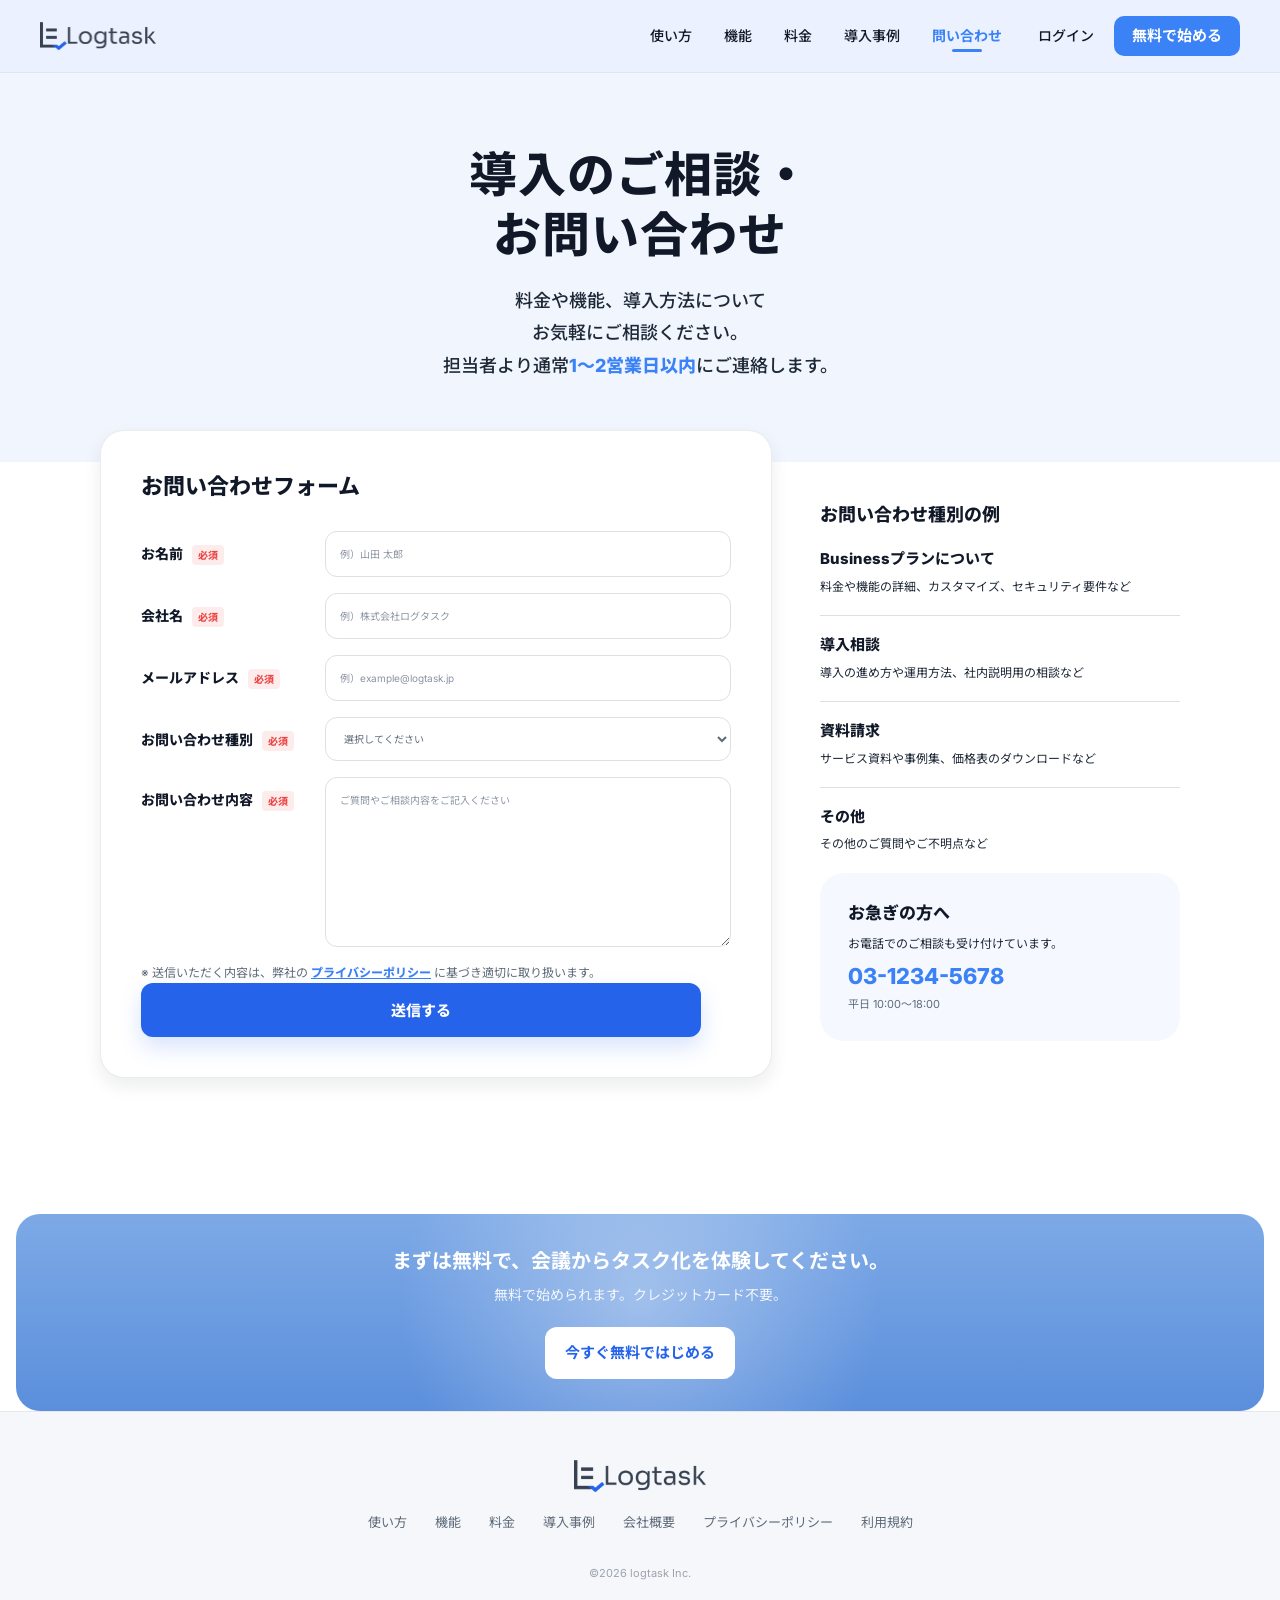
<file: contact.html>
<!DOCTYPE html>
<html lang="ja">

<head prefix="og: https://ogp.me/ns#">
  <meta charset="UTF-8">
  <meta name="viewport" content="width=device-width, initial-scale=1.0">
  <title>お問い合わせ｜Logtask</title>
  <meta name="description" content="Logtaskへのお問い合わせページです。料金、機能、導入方法、資料請求などについてお気軽にご相談ください。">
  <meta property="og:type" content="website">
  <meta property="og:title" content="お問い合わせ｜Logtask">
  <meta property="og:description" content="Logtaskの料金や機能、導入方法について相談できます。担当者より通常1〜2営業日以内にご連絡します。">

  <link rel="icon" type="image/png" sizes="32x32" href="assets/imgs/favicon-32x32.png">
<link rel="icon" type="image/png" sizes="48x48" href="assets/imgs/favicon-48x48.png">
<link rel="apple-touch-icon" sizes="180x180" href="assets/imgs/apple-touch-icon.png">

  <link rel="preconnect" href="https://fonts.googleapis.com">
  <link rel="preconnect" href="https://fonts.gstatic.com" crossorigin>
  <link href="https://fonts.googleapis.com/css2?family=Inter:ital,opsz,wght@0,14..32,100..900;1,14..32,100..900&family=Noto+Sans+JP:wght@100..900&display=swap" rel="stylesheet">
  
  <link rel="stylesheet" href="assets/css/destyle.min.css">
  <link rel="stylesheet" href="assets/css/common.css">
  <link rel="stylesheet" href="assets/css/contact.css">
</head>
<body>

 <header class="header">
  <div class="header__inner">
    <a href="index.html" class="logo" aria-label="Logtask ホーム">
      <img src="assets/imgs/logo.svg" alt="Logtask" class="logo__img">
    </a>


    <button
      class="header__menu"
      type="button"
      aria-label="メニューを開く"
      aria-controls="global-nav"
      aria-expanded="false"
    >
      <span></span>
      <span></span>
      <span></span>
    </button>

    <nav class="nav" id="global-nav" aria-label="グローバルナビゲーション">
      <ul class="nav__list">
        <li><a href="how-it-works.html">使い方</a></li>
        <li><a href="features.html">機能</a></li>
        <li><a href="price.html">料金</a></li>
        <li><a href="case-study.html">導入事例</a></li>
        <li><a href="contact.html" class="is-current">問い合わせ</a></li>
      </ul>

      <div class="nav__actions">
        <a href="contact.html" class="nav__login">ログイン</a>
        <a href="contact.html" class="btn btn--small">無料で始める</a>
      </div>
    </nav>
  </div>
</header>
<main>


<section class="contact-fv">
  <div class="contact-fv__inner">
    <h1 class="contact-fv__title">
      導入のご相談・<br class="sp-only">お問い合わせ
    </h1>

    <p class="contact-fv__lead">
      料金や機能、導入方法について<br class="sp-only">
      お気軽にご相談ください。<br>
      担当者より通常<span>1〜2営業日以内</span>にご連絡します。
    </p>
  </div>
</section>



  <section class="contact-main">
    <div class="contact-main__inner">
  
      <div class="contact-form-card">
        <h2 class="contact-form-card__title">
          お問い合わせフォーム
        </h2>
  
        <form class="contact-form" action="contact.html" method="post">
          <div class="contact-form__row">
            <label for="name">
              お名前 <span>必須</span>
            </label>
            <input type="text" id="name" name="name" placeholder="例）山田 太郎" required>
          </div>
  
          <div class="contact-form__row">
            <label for="company">
              会社名 <span>必須</span>
            </label>
            <input type="text" id="company" name="company" placeholder="例）株式会社ログタスク" required>
          </div>
  
          <div class="contact-form__row">
            <label for="email">
              メールアドレス <span>必須</span>
            </label>
            <input type="email" id="email" name="email" placeholder="例）example@logtask.jp" required>
          </div>
  
          <div class="contact-form__row">
            <label for="type">
              お問い合わせ種別 <span>必須</span>
            </label>
            <select id="type" name="type" required>
              <option value="">選択してください</option>
              <option value="business">Businessプランについて</option>
              <option value="consulting">導入相談</option>
              <option value="download">資料請求</option>
              <option value="other">その他</option>
            </select>
          </div>
  
          <div class="contact-form__row contact-form__row--textarea">
            <label for="message">
              お問い合わせ内容 <span>必須</span>
            </label>
            <textarea id="message" name="message" placeholder="ご質問やご相談内容をご記入ください" required></textarea>
          </div>
  
          <p class="contact-form__privacy">
            ※ 送信いただく内容は、弊社の
            <a href="contact.html">プライバシーポリシー</a>
            に基づき適切に取り扱います。
          </p>
  
          <button type="submit" class="contact-form__button">送信する</button>
          <p class="contact-form__message" aria-live="polite" tabindex="-1" hidden>
            お問い合わせありがとうございます。内容を確認のうえ、担当者よりご連絡します。
          </p>
        </form>
      </div>
  
      <aside class="contact-side">
        <div class="contact-side__box">
          <h2 class="contact-side__title">お問い合わせ種別の例</h2>
  
          <ul class="contact-type-list">
            <li>
              <div>
                <h3>Businessプランについて</h3>
                <p>料金や機能の詳細、カスタマイズ、セキュリティ要件など</p>
              </div>
            </li>
  
            <li>
              <div>
                <h3>導入相談</h3>
                <p>導入の進め方や運用方法、社内説明用の相談など</p>
              </div>
            </li>
  
            <li>
              <div>
                <h3>資料請求</h3>
                <p>サービス資料や事例集、価格表のダウンロードなど</p>
              </div>
            </li>
  
            <li>
              <div>
                <h3>その他</h3>
                <p>その他のご質問やご不明点など</p>
              </div>
            </li>
          </ul>
        </div>
  
        <div class="contact-tel">
          <div>
            <h2>お急ぎの方へ</h2>
            <p>お電話でのご相談も受け付けています。</p>
            <a href="tel:0312345678">03-1234-5678</a>
            <small>平日 10:00〜18:00</small>
          </div>
        </div>
      </aside>
  
    </div>
  </section>





  <section class="cta-banner">
    <div class="cta-banner__inner">
      <!-- 中央：テキスト -->
      <div class="cta-banner__content">
        <p class="cta-banner__title">
          まずは無料で、会議からタスク化を体験してください。
        </p>
        <p class="cta-banner__text">
          無料で始められます。クレジットカード不要。
        </p>
      </div>
  
      <!-- 右：ボタン -->
      <div class="cta-banner__action">
        <a href="contact.html" class="cta-banner__btn">
          今すぐ無料ではじめる
        </a>
      </div>
  
    </div>
  </section>

</main>

  <footer class="footer">
    <div class="footer__inner">
  
      <!-- ロゴ -->
      <div class="footer__brand">
        <img src="assets/imgs/logo.svg" alt="Logtask" class="footer__logo-img">
      </div>
  
      <!-- ナビ -->
      <nav class="footer__nav">
        <a href="how-it-works.html">使い方</a>
        <a href="features.html">機能</a>
        <a href="price.html">料金</a>
        <a href="case-study.html">導入事例</a>
        <a href="index.html">会社概要</a>
        <a href="contact.html">プライバシーポリシー</a>
        <a href="contact.html">利用規約</a>
      </nav>
  
      <!-- コピー -->
      <p class="footer__copy">
        ©2026 logtask Inc.
      </p>
  
    </div>
  </footer>
  <script src="assets/js/common.js"></script>
  <script src="assets/js/contact.js"></script>
</body>
</html>
</file>
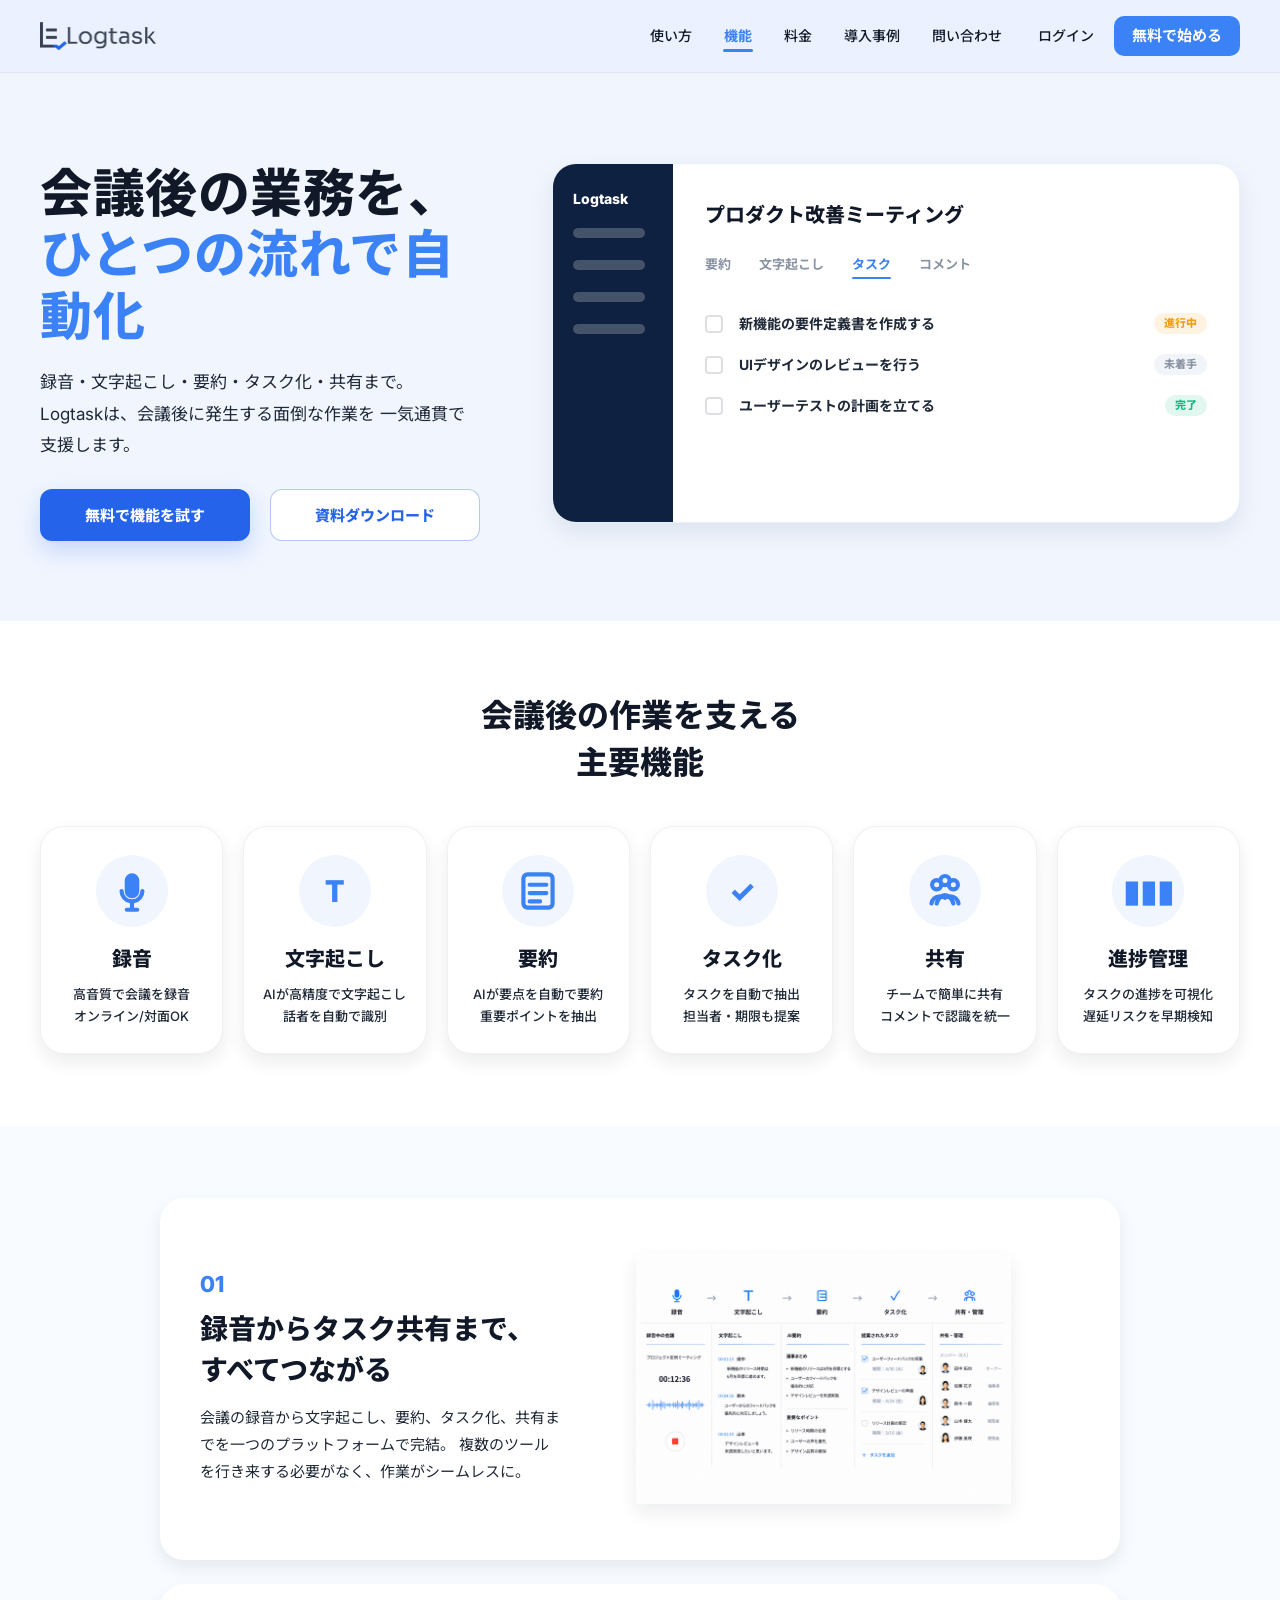
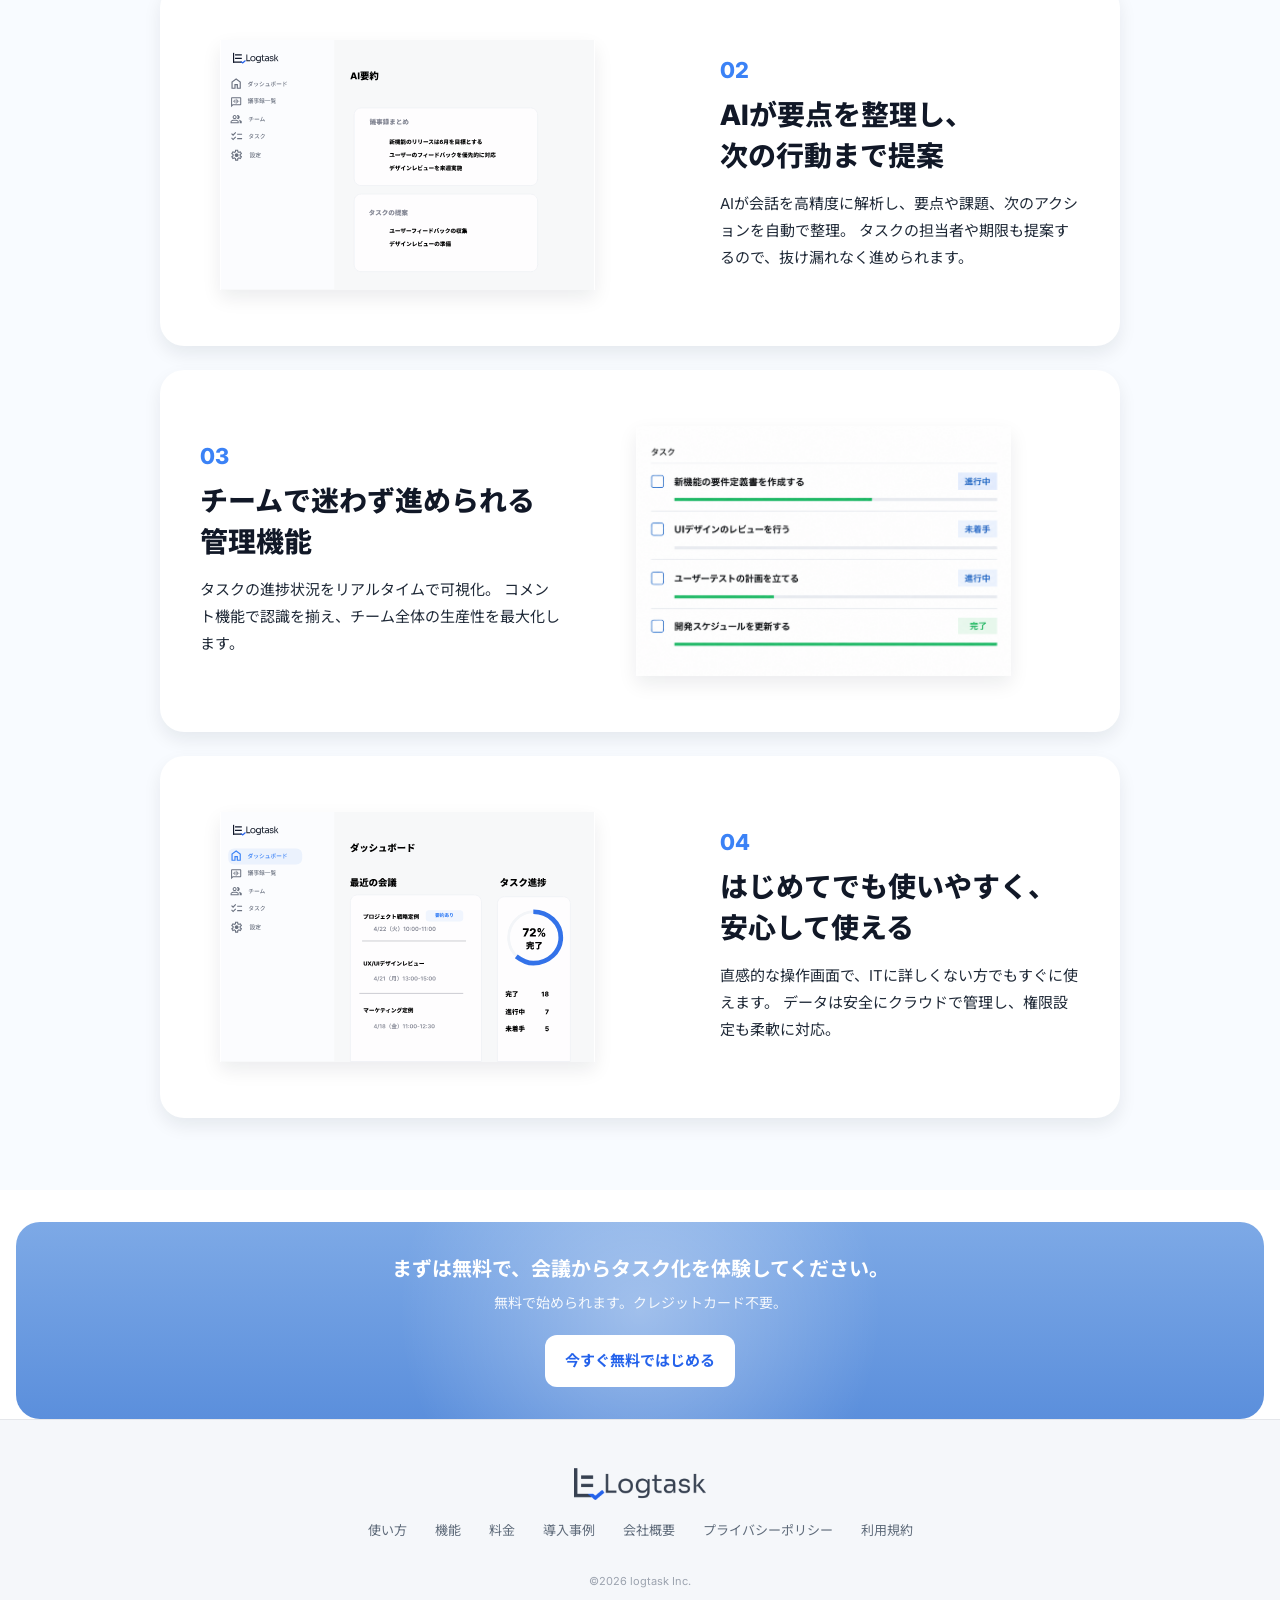
<file: features.html>
<!DOCTYPE html>
<html lang="ja">

<head prefix="og: https://ogp.me/ns#">
  <meta charset="UTF-8">
  <meta name="viewport" content="width=device-width, initial-scale=1.0">
  <title>機能｜Logtask</title>
  <meta name="description" content="Logtaskの主要機能を紹介します。録音、文字起こし、AI要約、タスク化、共有、進捗管理まで、会議後の作業をひとつの流れで支援します。">
  <meta property="og:type" content="website">
  <meta property="og:title" content="機能｜Logtask">
  <meta property="og:description" content="録音・文字起こし・要約・タスク化・共有まで。Logtaskが会議後の面倒な作業を一気通貫で支援します。">

  <link rel="icon" type="image/png" sizes="32x32" href="assets/imgs/favicon-32x32.png">
<link rel="icon" type="image/png" sizes="48x48" href="assets/imgs/favicon-48x48.png">
<link rel="apple-touch-icon" sizes="180x180" href="assets/imgs/apple-touch-icon.png">

  <link rel="preconnect" href="https://fonts.googleapis.com">
  <link rel="preconnect" href="https://fonts.gstatic.com" crossorigin>
  <link href="https://fonts.googleapis.com/css2?family=Inter:ital,opsz,wght@0,14..32,100..900;1,14..32,100..900&family=Noto+Sans+JP:wght@100..900&display=swap" rel="stylesheet">
  
  <link rel="stylesheet" href="assets/css/destyle.min.css">
  <link rel="stylesheet" href="assets/css/common.css">
  <link rel="stylesheet" href="assets/css/features.css">
</head>
<body>

 <header class="header">
  <div class="header__inner">
    <a href="index.html" class="logo" aria-label="Logtask ホーム">
      <img src="assets/imgs/logo.svg" alt="Logtask" class="logo__img">
    </a>


    <button
      class="header__menu"
      type="button"
      aria-label="メニューを開く"
      aria-controls="global-nav"
      aria-expanded="false"
    >
      <span></span>
      <span></span>
      <span></span>
    </button>

    <nav class="nav" id="global-nav" aria-label="グローバルナビゲーション">
      <ul class="nav__list">
        <li><a href="how-it-works.html">使い方</a></li>
        <li><a href="features.html" class="is-current">機能</a></li>
        <li><a href="price.html">料金</a></li>
        <li><a href="case-study.html">導入事例</a></li>
        <li><a href="contact.html">問い合わせ</a></li>
      </ul>

      <div class="nav__actions">
        <a href="contact.html" class="nav__login">ログイン</a>
        <a href="contact.html" class="btn btn--small">無料で始める</a>
      </div>
    </nav>
  </div>
</header>

<main>
<section class="features-fv">
    <div class="features-fv__inner">
  
      <div class="features-fv__content">
    
  
        <h1 class="features-fv__title">
          会議後の業務を、<br>
          <span>ひとつの流れで自動化</span>
        </h1>
  
        <p class="features-fv__lead">
          録音・文字起こし・要約・タスク化・共有まで。<br>
          Logtaskは、会議後に発生する面倒な作業を
          一気通貫で支援します。
        </p>
  
        <div class="features-fv__actions">
          <a href="contact.html" class="features-fv__btn features-fv__btn--primary">
            無料で機能を試す
          </a>
          <a href="contact.html" class="features-fv__btn features-fv__btn--outline">
            資料ダウンロード
          </a>
        </div>
      </div>
  
      <div class="features-fv__visual" aria-hidden="true">
        <div class="features-ui">
          <div class="features-ui__sidebar">
            <p class="features-ui__logo">Logtask</p>
            <span></span>
            <span></span>
            <span></span>
            <span></span>
          </div>
  
          <div class="features-ui__main">
            <p class="features-ui__project">プロダクト改善ミーティング</p>
  
            <div class="features-ui__tabs">
              <span>要約</span>
              <span>文字起こし</span>
              <span class="is-active">タスク</span>
              <span>コメント</span>
            </div>
  
            <div class="features-ui__table">
              <div class="features-ui__row">
                <span class="features-ui__check"></span>
                <p>新機能の要件定義書を作成する</p>
                <em>進行中</em>
              </div>
              <div class="features-ui__row">
                <span class="features-ui__check"></span>
                <p>UIデザインのレビューを行う</p>
                <em class="is-gray">未着手</em>
              </div>
              <div class="features-ui__row">
                <span class="features-ui__check"></span>
                <p>ユーザーテストの計画を立てる</p>
                <em class="is-green">完了</em>
              </div>
            </div>
          </div>
        </div>
      </div>
  
    </div>
  </section>

  <section class="features-list">
    <div class="features-list__inner">
  
      <h2 class="features-list__title">
        会議後の作業を支える<br class="sp-only">
        主要機能
      </h2>
  
      <div class="features-list__cards">
  
        <article class="feature-card">
          <div class="feature-card__icon">
            <svg class="feature-card__icon--svg" viewBox="0 0 24 24">
              <path d="M12 15.5a3.5 3.5 0 0 0 3.5-3.5V7a3.5 3.5 0 1 0-7 0v5a3.5 3.5 0 0 0 3.5 3.5Zm6-3.5a1 1 0 1 0-2 0 4 4 0 1 1-8 0 1 1 0 1 0-2 0 6 6 0 0 0 5 5.91V20H9.5a1 1 0 1 0 0 2h5a1 1 0 1 0 0-2H13v-2.09A6 6 0 0 0 18 12Z" fill="currentColor"/>
            </svg>
          </div>
          <h3 class="feature-card__title">録音</h3>
          <p class="feature-card__text">
            高音質で会議を録音<br>
            オンライン/対面OK
          </p>
        </article>
  
        <article class="feature-card">
          <div class="feature-card__icon">T</div>
          <h3 class="feature-card__title">文字起こし</h3>
          <p class="feature-card__text">
            AIが高精度で文字起こし<br>
            話者を自動で識別
          </p>
        </article>
  
        <article class="feature-card">
          <div class="feature-card__icon">
            <svg class="feature-card__icon--svg" viewBox="0 0 24 24">
              <rect x="5" y="4" width="14" height="16" rx="2" fill="none" stroke="currentColor" stroke-width="2"/>
              <path d="M8 9h8M8 13h8M8 17h5" fill="none" stroke="currentColor" stroke-width="2" stroke-linecap="round"/>
            </svg>
          </div>
          <h3 class="feature-card__title">要約</h3>
          <p class="feature-card__text">
            AIが要点を自動で要約<br>
            重要ポイントを抽出
          </p>
        </article>
  
        <article class="feature-card">
          <div class="feature-card__icon">✓</div>
          <h3 class="feature-card__title">タスク化</h3>
          <p class="feature-card__text">
            タスクを自動で抽出<br>
            担当者・期限も提案
          </p>
        </article>
  
        <article class="feature-card">
          <div class="feature-card__icon">
            <svg class="feature-card__icon--svg" viewBox="0 0 24 24">
              <circle cx="8" cy="9" r="2.2" fill="none" stroke="currentColor" stroke-width="2"/>
              <circle cx="16" cy="9" r="2.2" fill="none" stroke="currentColor" stroke-width="2"/>
              <circle cx="12" cy="7" r="2.2" fill="none" stroke="currentColor" stroke-width="2"/>
              <path d="M5.5 18c.4-2 1.9-3.5 4-3.5 1 0 2 .3 2.5.8M18.5 18c-.4-2-1.9-3.5-4-3.5-1 0-2 .3-2.5.8M8 18c.5-2.5 2.5-4 4-4s3.5 1.5 4 4" fill="none" stroke="currentColor" stroke-width="2" stroke-linecap="round"/>
            </svg>
          </div>
          <h3 class="feature-card__title">共有</h3>
          <p class="feature-card__text">
            チームで簡単に共有<br>
            コメントで認識を統一
          </p>
        </article>
  
        <article class="feature-card">
          <div class="feature-card__icon">▮▮▮</div>
          <h3 class="feature-card__title">進捗管理</h3>
          <p class="feature-card__text">
            タスクの進捗を可視化<br>
            遅延リスクを早期検知
          </p>
        </article>
  
      </div>
  
    </div>
  </section>

  <section class="feature-flow">
    <div class="feature-flow__inner">
  
      <article class="feature-flow__block feature-flow__block--flow">
        <div class="feature-flow__text">
          <p class="feature-flow__num">01</p>
          <h2 class="feature-flow__title">
            録音からタスク共有まで、<br>
            すべてつながる
          </h2>
          <p class="feature-flow__lead">
            会議の録音から文字起こし、要約、タスク化、共有までを一つのプラットフォームで完結。
            複数のツールを行き来する必要がなく、作業がシームレスに。
          </p>
        </div>
  
        <div class="feature-flow__visual">
          <img
            src="assets/imgs/all-connect.png"
            alt="録音からタスク共有まで全て繋がる"
            class="feature-flow__img"
          >
        </div>
      </article>
  
      <article class="feature-flow__block feature-flow__block--reverse">
        <div class="feature-flow__text">
          <p class="feature-flow__num">02</p>
          <h2 class="feature-flow__title">
            AIが要点を整理し、<br>
            次の行動まで提案
          </h2>
          <p class="feature-flow__lead">
            AIが会話を高精度に解析し、要点や課題、次のアクションを自動で整理。
            タスクの担当者や期限も提案するので、抜け漏れなく進められます。
          </p>
        </div>
  
        <div class="feature-flow__visual">
          <img
            src="assets/imgs/ai-summary.svg"
            alt="AIが会議内容を要約しタスクを提案する画面"
            class="feature-flow__img"
          >
        </div>
      </article>
  
      <article class="feature-flow__block">
        <div class="feature-flow__text">
          <p class="feature-flow__num">03</p>
          <h2 class="feature-flow__title">
            チームで迷わず進められる<br>
            管理機能
          </h2>
          <p class="feature-flow__lead">
            タスクの進捗状況をリアルタイムで可視化。
            コメント機能で認識を揃え、チーム全体の生産性を最大化します。
          </p>
        </div>
  
        <div class="feature-flow__visual">
          <img
            src="assets/imgs/management.png"
            alt="チームで迷わず進められる管理機能"
            class="feature-flow__img"
          >
        </div>
      </article>
  
      <article class="feature-flow__block feature-flow__block--reverse">
        <div class="feature-flow__text">
          <p class="feature-flow__num">04</p>
          <h2 class="feature-flow__title">
            はじめてでも使いやすく、<br>
            安心して使える
          </h2>
          <p class="feature-flow__lead">
            直感的な操作画面で、ITに詳しくない方でもすぐに使えます。
            データは安全にクラウドで管理し、権限設定も柔軟に対応。
          </p>
        </div>
  
        <div class="feature-flow__visual">
          <img
            src="assets/imgs/easy-ui.svg"
            alt="初めてでも使いやすいデザイン"
            class="feature-flow__img"
          >
        </div>
      </article>
  
    </div>
  </section>

  <section class="cta-banner">
    <div class="cta-banner__inner">
      <!-- 中央：テキスト -->
      <div class="cta-banner__content">
        <p class="cta-banner__title">
          まずは無料で、会議からタスク化を体験してください。
        </p>
        <p class="cta-banner__text">
          無料で始められます。クレジットカード不要。
        </p>
      </div>
  
      <!-- 右：ボタン -->
      <div class="cta-banner__action">
        <a href="contact.html" class="cta-banner__btn">
          今すぐ無料ではじめる
        </a>
      </div>
  
    </div>
  </section>

  </main>

    <footer class="footer">
      <div class="footer__inner">
    
        <!-- ロゴ -->
        <div class="footer__brand">
          <img src="assets/imgs/logo.svg" alt="Logtask" class="footer__logo-img">
        </div>
        <!-- ナビ -->
        <nav class="footer__nav">
          <a href="how-it-works.html">使い方</a>
          <a href="features.html">機能</a>
          <a href="price.html">料金</a>
          <a href="case-study.html">導入事例</a>
          <a href="index.html">会社概要</a>
          <a href="contact.html">プライバシーポリシー</a>
          <a href="contact.html">利用規約</a>
        </nav>
    
        <!-- コピー -->
        <p class="footer__copy">
          ©2026 logtask Inc.
        </p>
    
      </div>
    </footer>



    <script src="assets/js/common.js"></script>
</body>
</html>
</file>
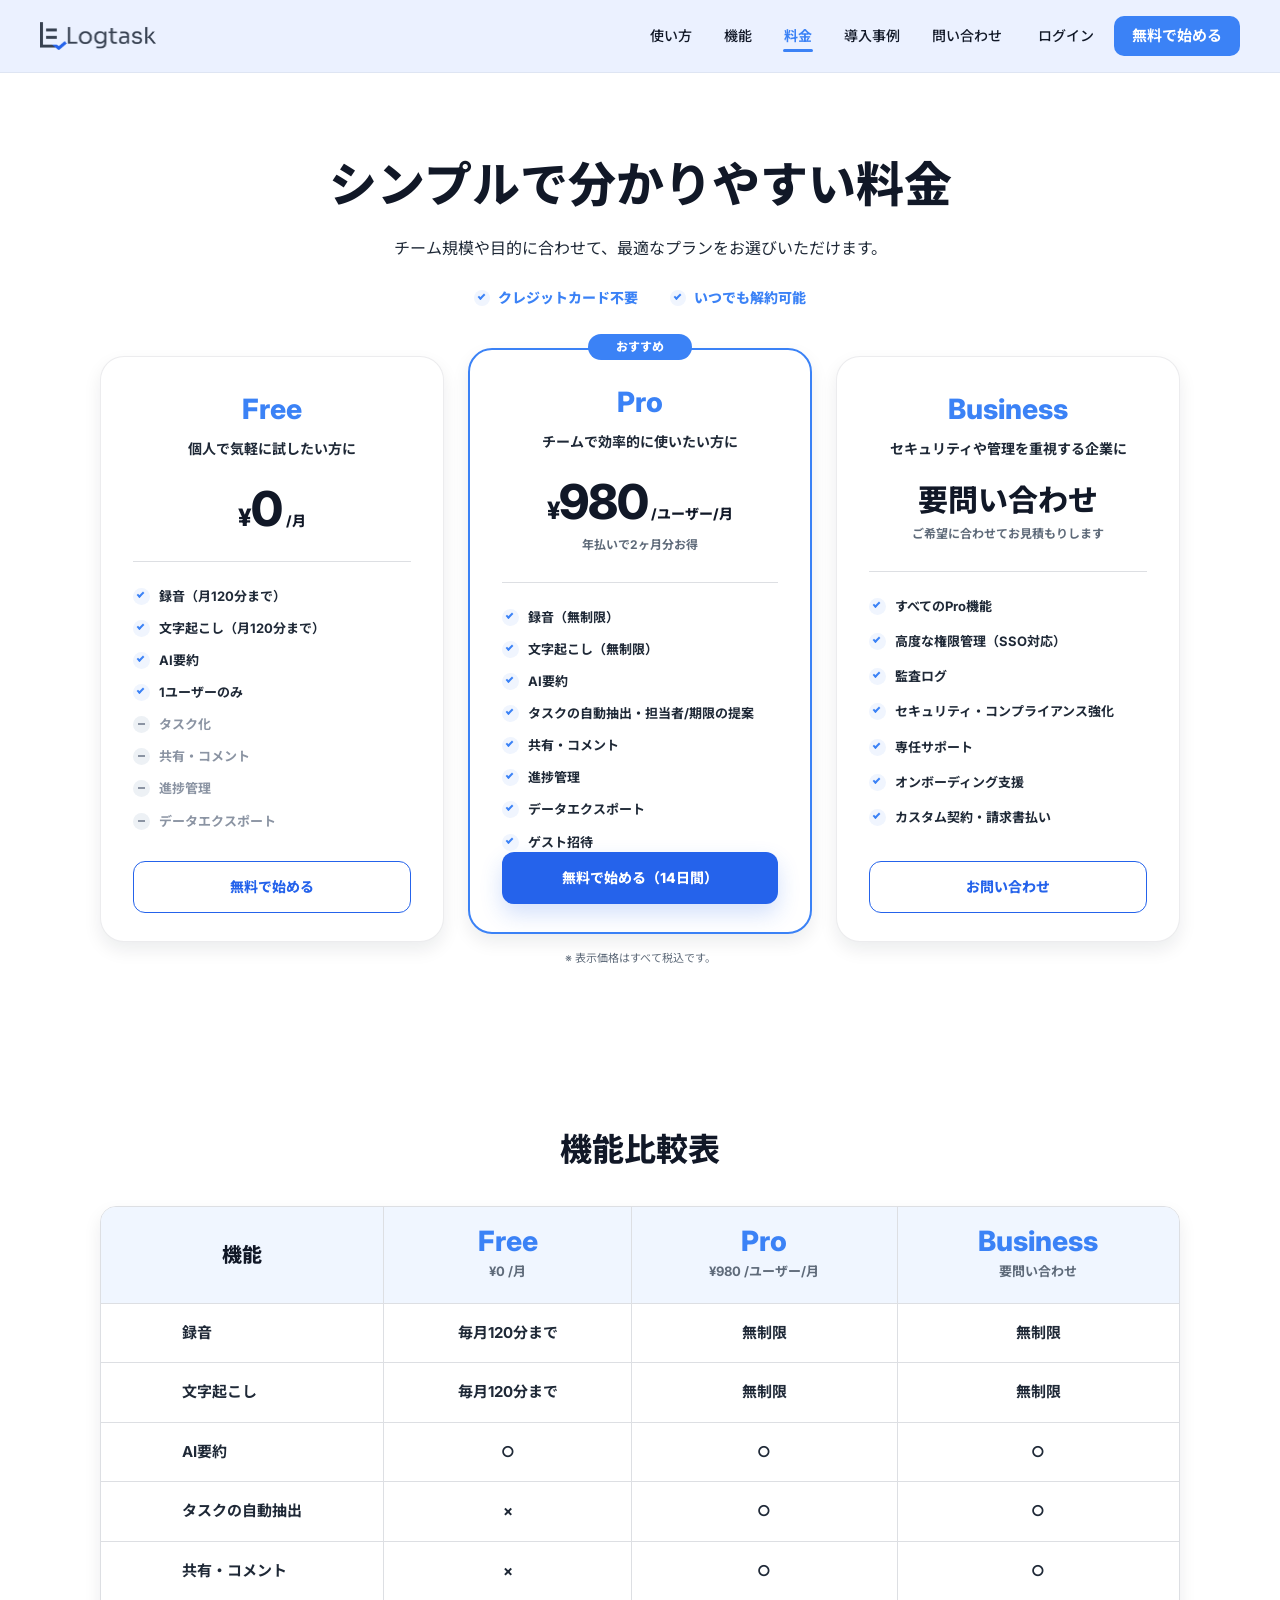
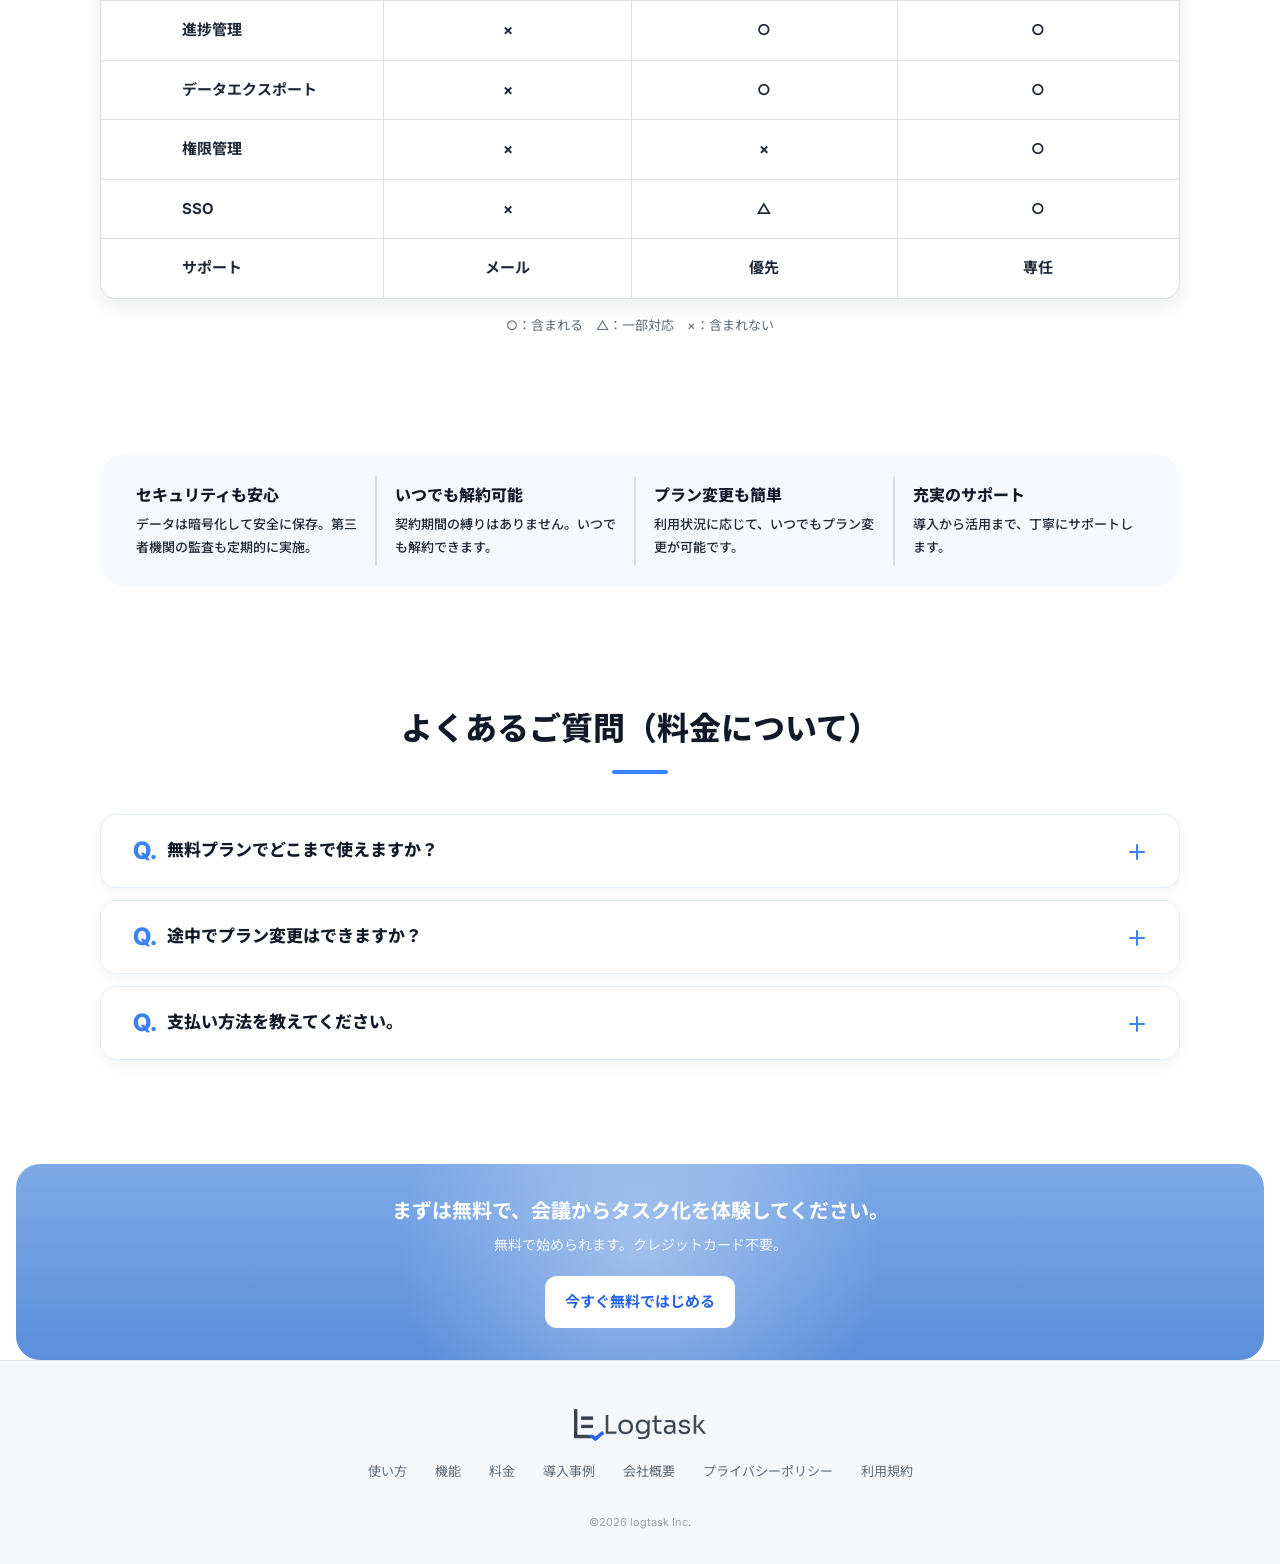
<file: price.html>
<!DOCTYPE html>
<html lang="ja">

<head prefix="og: https://ogp.me/ns#">
  <meta charset="UTF-8">
  <meta name="viewport" content="width=device-width, initial-scale=1.0">
  <title>料金｜Logtask</title>
  <meta name="description" content="Logtaskの料金プランを紹介します。Free、Pro、Businessの各プランと、録音・文字起こし・AI要約・タスク管理機能の違いを比較できます。">
  <meta property="og:type" content="website">
  <meta property="og:title" content="料金｜Logtask">
  <meta property="og:description" content="無料から始められるLogtaskの料金プランを掲載。チーム規模や利用目的に合わせて機能を比較できます。">

  <link rel="icon" type="image/png" sizes="32x32" href="assets/imgs/favicon-32x32.png">
<link rel="icon" type="image/png" sizes="48x48" href="assets/imgs/favicon-48x48.png">
<link rel="apple-touch-icon" sizes="180x180" href="assets/imgs/apple-touch-icon.png">

  <link rel="preconnect" href="https://fonts.googleapis.com">
  <link rel="preconnect" href="https://fonts.gstatic.com" crossorigin>
  <link href="https://fonts.googleapis.com/css2?family=Inter:ital,opsz,wght@0,14..32,100..900;1,14..32,100..900&family=Noto+Sans+JP:wght@100..900&display=swap" rel="stylesheet">
  
  <link rel="stylesheet" href="assets/css/destyle.min.css">
  <link rel="stylesheet" href="assets/css/common.css">
  <link rel="stylesheet" href="assets/css/price.css">
</head>
<body>

 <header class="header">
  <div class="header__inner">
    <a href="index.html" class="logo" aria-label="Logtask ホーム">
      <img src="assets/imgs/logo.svg" alt="Logtask" class="logo__img">
    </a>


    <button
      class="header__menu"
      type="button"
      aria-label="メニューを開く"
      aria-controls="global-nav"
      aria-expanded="false"
    >
      <span></span>
      <span></span>
      <span></span>
    </button>

    <nav class="nav" id="global-nav" aria-label="グローバルナビゲーション">
      <ul class="nav__list">
        <li><a href="how-it-works.html" >使い方</a></li>
        <li><a href="features.html">機能</a></li>
        <li><a href="price.html" class="is-current">料金</a></li>
        <li><a href="case-study.html">導入事例</a></li>
        <li><a href="contact.html">問い合わせ</a></li>
      </ul>

      <div class="nav__actions">
        <a href="contact.html" class="nav__login">ログイン</a>
        <a href="contact.html" class="btn btn--small">無料で始める</a>
      </div>
    </nav>
  </div>
</header>
<main>

    <section class="pricing-fv">
        <div class="pricing-fv__inner">
      
          <div class="pricing-fv__header">
            <h1 class="pricing-fv__title">シンプルで分かりやすい料金</h1>
            <p class="pricing-fv__lead">
              チーム規模や目的に合わせて、最適なプランをお選びいただけます。
            </p>
      
            <ul class="pricing-fv__points">
              <li>クレジットカード不要</li>
              <li>いつでも解約可能</li>
            </ul>
          </div>
      
          <div class="pricing-plans">
      
            <!-- Free -->
            <article class="pricing-card">
              <h2 class="pricing-card__name">Free</h2>
              <p class="pricing-card__target">個人で気軽に試したい方に</p>
      
              <p class="pricing-card__price">
                <span>¥</span>0<small>/月</small>
              </p>
      
              <ul class="pricing-card__features">
                <li>録音（月120分まで）</li>
                <li>文字起こし（月120分まで）</li>
                <li>AI要約</li>
                <li>1ユーザーのみ</li>
                <li class="is-disabled">タスク化</li>
                <li class="is-disabled">共有・コメント</li>
                <li class="is-disabled">進捗管理</li>
                <li class="is-disabled">データエクスポート</li>
              </ul>
      
              <a href="contact.html" class="pricing-card__button pricing-card__button--outline">
                無料で始める
              </a>
            </article>
      
            <!-- Pro -->
            <article class="pricing-card pricing-card--recommend">
              <div class="pricing-card__badge">おすすめ</div>
      
              <h2 class="pricing-card__name">Pro</h2>
              <p class="pricing-card__target">チームで効率的に使いたい方に</p>
      
              <p class="pricing-card__price">
                <span>¥</span>980<small>/ユーザー/月</small>
              </p>
      
              <p class="pricing-card__note">年払いで2ヶ月分お得</p>
      
              <ul class="pricing-card__features">
                <li>録音（無制限）</li>
                <li>文字起こし（無制限）</li>
                <li>AI要約</li>
                <li>タスクの自動抽出・担当者/期限の提案</li>
                <li>共有・コメント</li>
                <li>進捗管理</li>
                <li>データエクスポート</li>
                <li>ゲスト招待</li>
              </ul>
      
              <a href="contact.html" class="pricing-card__button pricing-card__button--primary">
                無料で始める（14日間）
              </a>
            </article>
      
            <!-- Business -->
            <article class="pricing-card">
              <h2 class="pricing-card__name">Business</h2>
              <p class="pricing-card__target">セキュリティや管理を重視する企業に</p>
      
              <p class="pricing-card__price pricing-card__price--contact">
                要問い合わせ
              </p>
      
              <p class="pricing-card__note">ご希望に合わせてお見積もりします</p>
      
              <ul class="pricing-card__features">
                <li>すべてのPro機能</li>
                <li>高度な権限管理（SSO対応）</li>
                <li>監査ログ</li>
                <li>セキュリティ・コンプライアンス強化</li>
                <li>専任サポート</li>
                <li>オンボーディング支援</li>
                <li>カスタム契約・請求書払い</li>
              </ul>
      
              <a href="contact.html" class="pricing-card__button pricing-card__button--outline">
                お問い合わせ
              </a>
            </article>
      
          </div>
      
          <p class="pricing-fv__tax">※ 表示価格はすべて税込です。</p>
      
        </div>
      </section>

      <section class="pricing-compare">
        <div class="pricing-compare__inner">
      
          <h2 class="pricing-compare__title">機能比較表</h2>
      
          <div class="pricing-compare__scroll">
            <table class="pricing-table">
              <thead>
                <tr>
                  <th class="th-item"><span>機能</span></th>
                  <th class="th-item th-item--plan">
                    <span>Free</span>
                    <small>¥0 /月</small>
                  </th>
                  <th class="th-item th-item--plan">
                    <span>Pro</span>
                    <small>¥980 /ユーザー/月</small>
                  </th>
                  <th class="th-item th-item--plan">
                    <span>Business</span>
                    <small>要問い合わせ</small>
                  </th>
                </tr>
              </thead>
      
              <tbody>
                <tr>
                  <td class="td--list_item"><span>録音</span></td>
                  <td>毎月120分まで</td>
                  <td>無制限</td>
                  <td>無制限</td>
                </tr>
      
                <tr>
                  <td class="td--list_item"><span>文字起こし</span></td>
                  <td>毎月120分まで</td>
                  <td>無制限</td>
                  <td>無制限</td>
                </tr>
      
                <tr>
                  <td class="td--list_item"><span>AI要約</span></td>
                  <td>○</td>
                  <td>○</td>
                  <td>○</td>
                </tr>
      
                <tr>
                  <td class="td--list_item"><span>タスクの自動抽出</span></td>
                  <td>×</td>
                  <td>○</td>
                  <td>○</td>
                </tr>
      
                <tr>
                  <td class="td--list_item"><span>共有・コメント</span></td>
                  <td>×</td>
                  <td>○</td>
                  <td>○</td>
                </tr>
      
                <tr>
                  <td class="td--list_item"><span>進捗管理</span></td>
                  <td>×</td>
                  <td>○</td>
                  <td>○</td>
                </tr>
      
                <tr>
                  <td class="td--list_item"><span>データエクスポート</span></td>
                  <td>×</td>
                  <td>○</td>
                  <td>○</td>
                </tr>
      
                <tr>
                  <td class="td--list_item"><span>権限管理</span></td>
                  <td>×</td>
                  <td>×</td>
                  <td>○</td>
                </tr>
      
                <tr>
                  <td class="td--list_item"><span>SSO</span></td>
                  <td>×</td>
                  <td>△</td>
                  <td>○</td>
                </tr>
      
                <tr>
                  <td class="td--list_item"><span>サポート</span></td>
                  <td>メール</td>
                  <td>優先</td>
                  <td>専任</td>
                </tr>
              </tbody>
            </table>
          </div>
      
          <p class="pricing-compare__note">
            ○：含まれる　△：一部対応　×：含まれない
          </p>
      
        </div>
      </section>

      <section class="pricing-trust">
        <div class="pricing-trust__inner">
      
          <div class="pricing-trust__item">
            <div>
              <h3>セキュリティも安心</h3>
              <p>データは暗号化して安全に保存。第三者機関の監査も定期的に実施。</p>
            </div>
          </div>
      
          <div class="pricing-trust__item">
            <div>
              <h3>いつでも解約可能</h3>
              <p>契約期間の縛りはありません。いつでも解約できます。</p>
            </div>
          </div>
      
          <div class="pricing-trust__item">
            <div>
              <h3>プラン変更も簡単</h3>
              <p>利用状況に応じて、いつでもプラン変更が可能です。</p>
            </div>
          </div>
      
          <div class="pricing-trust__item">
            <div>
              <h3>充実のサポート</h3>
              <p>導入から活用まで、丁寧にサポートします。</p>
            </div>
          </div>
      
        </div>
      </section>


      <section class="pricing-faq">
        <div class="pricing-faq__inner">
      
          <h2 class="pricing-faq__title">よくあるご質問（料金について）</h2>
      
          <div class="pricing-faq__list">
      
            <details class="pricing-faq__item">
              <summary class="pricing-faq__question">
                <span>Q.</span>
                無料プランでどこまで使えますか？
              </summary>
              <div class="pricing-faq__answer">
                <p>
                  無料プランでは、録音・文字起こし・AI要約を月120分まで利用できます。
                  タスク化やチーム共有を使う場合は、Proプランがおすすめです。
                </p>
              </div>
            </details>
      
            <details class="pricing-faq__item">
              <summary class="pricing-faq__question">
                <span>Q.</span>
                途中でプラン変更はできますか？
              </summary>
              <div class="pricing-faq__answer">
                <p>
                  はい。利用状況に応じて、いつでもプラン変更できます。
                  チーム人数の増減にも柔軟に対応できます。
                </p>
              </div>
            </details>
      
            <details class="pricing-faq__item">
              <summary class="pricing-faq__question">
                <span>Q.</span>
                支払い方法を教えてください。
              </summary>
              <div class="pricing-faq__answer">
                <p>
                  クレジットカード決済に対応しています。
                  Businessプランでは、請求書払いにも対応可能です。
                </p>
              </div>
            </details>
      
          </div>
      
        </div>
      </section>

    <section class="cta-banner">
        <div class="cta-banner__inner">

          <!-- 中央：テキスト -->
          <div class="cta-banner__content">
            <p class="cta-banner__title">
              まずは無料で、会議からタスク化を体験してください。
            </p>
            <p class="cta-banner__text">
              無料で始められます。クレジットカード不要。
            </p>
          </div>
      
          <!-- 右：ボタン -->
          <div class="cta-banner__action">
            <a href="contact.html" class="cta-banner__btn">
              今すぐ無料ではじめる
            </a>
          </div>
      
        </div>
      </section>

    </main>
      <footer class="footer">
        <div class="footer__inner">
      
          <!-- ロゴ -->
          <div class="footer__brand">
            <img src="assets/imgs/logo.svg" alt="Logtask" class="footer__logo-img">
          </div>
          <!-- ナビ -->
          <nav class="footer__nav">
            <a href="how-it-works.html">使い方</a>
            <a href="features.html">機能</a>
            <a href="price.html">料金</a>
            <a href="case-study.html">導入事例</a>
            <a href="index.html">会社概要</a>
            <a href="contact.html">プライバシーポリシー</a>
            <a href="contact.html">利用規約</a>
          </nav>
      
          <!-- コピー -->
          <p class="footer__copy">
            ©2026 logtask Inc.
          </p>
      
        </div>
      </footer>
      <script src="assets/js/common.js"></script>
</body>
</html>
</file>
<file: assets/css/common.css>
@charset "UTF-8";

:root {

    /* =====================
       Base Colors
    ===================== */
    --white: #ffffff;
    --black: #111827;
  
    /* =====================
       Text
    ===================== */
    --text-main: #111827;   /* 見出し */
    --text-body: #1F2937;   /* 本文 */
    --text-sub: #5f6b7a;    /* 補助 */
    --text-muted: #8b94a3;  /* 薄い */
  
    /* =====================
       Brand / Accent
    ===================== */
    --blue: #3B82F6;        /* メイン */
    --blue-cta: #2563EB;    /* CTA */
    --blue-dark: #1D4ED8;
    --blue-soft: #F0F5FE;   /* 薄背景 */
  
    --green: #10B981;
    --green-soft: #EFF5F0;
  
    /* =====================
       UI
    ===================== */
    --line: #DDDFE3;
    --surface: #ffffff;
  
    /* =====================
       Background
    ===================== */
    --bg-base: #ffffff;
    --bg-header: #EBF1FF;
    --bg-fv: #9ac2ff; /* 必要なら使う */
  
    /* =====================
       Shadow
    ===================== */
    --shadow-soft: 0 10px 24px rgba(17, 24, 39, 0.08);
    --shadow-card: 0 8px 18px rgba(17, 24, 39, 0.08);
  
    /* =====================
       Radius
    ===================== */
    --radius-lg: 24px;
    --radius-md: 16px;
    --radius-sm: 12px;
  
    /* =====================
       Container
    ===================== */
    --container-sp: min(100% - 32px, 343px);
    --container-pc: min(100% - 80px, 1200px);

  }



/* Typography */
.h1 { font-size: 32px; }
.h2 { font-size: 24px; }
.h3 { font-size: 20px; }
.text { font-size: 16px; }

/* PC */
@media (min-width: 768px) {
  .h1 { font-size: 40px; }
  .h2 { font-size: 32px; }
  .h3 { font-size: 24px; }
}

/* =====================
   Icon System
===================== */
.icon {
    display: inline-flex;
    align-items: center;
    justify-content: center;
  }
  
  .icon--circle {
    width: 40px;
    height: 40px;
    background: var(--blue-soft);
    border-radius: 50%;
  }
  
  .icon--lg {
    width: 56px;
    height: 56px;
  }
  
  .icon svg {
    width: 20px;
    height: 20px;
    stroke: var(--blue);
    fill: none;
    stroke-width: 2;
  }


*,
*::before,
*::after {
  box-sizing: border-box;
}

html {
  scroll-behavior: smooth;
  font-size: 62.5%;
}

body {
  margin: 0;
  color: var(--text-main);
  background: #fff;
  font-family:
    "inter",
    "Noto Sans JP" , sans-serif;;
  line-height: 1.6;
}

img {
  max-width: 100%;
  height: auto;
  display: block;
}

a {
  color: inherit;
  text-decoration: none;
}

button {
  font: inherit;
  color: inherit;
  background: none;
  border: 0;
  padding: 0;
  cursor: pointer;
}

ul {
  margin: 0;
  padding: 0;
  list-style: none;
}

/* utility */
.sp-only {
  display: inline;
}


/* ==============================
  Header
============================== */
.header {
  position: sticky;
  top: 0;
  z-index: 100;
  background: var(--bg-header);
  border-bottom: 1px solid rgba(22, 32, 51, 0.06);
}

.header__inner {
  display: flex;
  align-items: center;
  justify-content: space-between;
  width: var(--container-sp);
  min-height: 72px;
  margin: 0 auto;
  gap: 16px;
}

/* logo */
.logo {
  display: inline-flex;
  align-items: center;
  flex-shrink: 0;
  color: var(--text-main);
}

.logo__img {
  display: block;
  width: auto;
  height: 28px;
}

/* hamburger */
.header__menu {
  display: inline-flex;
  flex-direction: column;
  flex-shrink: 0;
  width: 28px;
  gap: 5px;
}

.header__menu span {
  display: block;
  width: 100%;
  height: 2px;
  background: var(--text-main);
  border-radius: 999px;
  transition: transform 0.3s ease, opacity 0.3s ease;
}

.header__menu.is-open span:nth-child(1) {
  transform: translateY(7px) rotate(45deg);
}

.header__menu.is-open span:nth-child(2) {
  opacity: 0;
}

.header__menu.is-open span:nth-child(3) {
  transform: translateY(-7px) rotate(-45deg);
}

/* SP nav */
.nav {
  position: fixed;
  top: 72px;
  left: 0;
  display: block;
  width: 100%;
  padding: 32px 24px 40px;
  background: var(--bg-header);
  border-bottom: 1px solid rgba(22, 32, 51, 0.06);
  box-shadow: 0 16px 32px rgba(17, 24, 39, 0.08);
  opacity: 0;
  visibility: hidden;
  transform: translateY(-12px);
  transition: opacity 0.3s ease, visibility 0.3s ease, transform 0.3s ease;
}

.nav.is-open {
  opacity: 1;
  visibility: visible;
  transform: translateY(0);
}

.nav__list {
  display: grid;
  gap: 20px;
}

.nav__list a,
.nav__login {
  color: var(--text-main);
  font-size: 1.6rem;
  font-weight: 700;
}

.nav__actions {
  display: grid;
  gap: 16px;
  margin-top: 28px;
}

body.is-menu-open {
  overflow: hidden;
}

  /* =====================
     Button
  ===================== */
  .btn {
    display: inline-flex;
    align-items: center;
    justify-content: center;
    border-radius: 10px;
    font-weight: 700;
    transition:
      background-color 0.2s ease,
      transform 0.2s ease,
      box-shadow 0.2s ease;
  }
  
  .btn:hover {
    transform: translateY(-1px);
  }
  
  .btn--primary,
  .btn--small {
    background: var(--blue);
    color: #fff;
  }
  
  .btn--primary:hover,
  .btn--small:hover {
    background: var(--blue-dark);
  }
  
  .btn--primary {
    min-width: 240px;
    min-height: 56px;
    padding: 0 24px;
    font-size: 1.6rem;
    box-shadow: 0 8px 18px rgba(47, 102, 243, 0.18);
  }
  
  .btn--small {
    min-height: 40px;
    padding: 0 18px;
    font-size: 1.5rem;
  }



   /* =====================
   CTA Banner
===================== */
.cta-banner {
    padding: 0 16px;
    margin-top: 32px;
  }
  
  .cta-banner__inner {
    background:
    radial-gradient(circle at 50% 45%, rgba(255,255,255,0.35) 0%, rgba(255,255,255,0) 38%),
    linear-gradient(180deg, #7da9e6 0%, #5b8fdc 100%);
    border-radius: var(--radius-lg);
    padding: 32px 20px;
    text-align: center;
    color: #fff;
  }
  
  /* 画像 */
  .cta-banner__visual {
    margin-bottom: 20px;
  }
  
  .cta-banner__visual img {
    width: 160px;
    height: auto;
  }
  
  /* テキスト */
  .cta-banner__title {
    font-size: 20px;
    font-weight: 700;
    line-height: 1.5;
  }
  
  .cta-banner__text {
    margin-top: 8px;
    font-size: 14px;
    opacity: 0.9;
  }
  
  /* ボタン */
  .cta-banner__action {
    margin-top: 20px;
  }
  
  .cta-banner__btn {
    display: inline-block;
    background: #fff;
    color: var(--blue-cta);
    padding: 14px 20px;
    border-radius: var(--radius-sm);
    font-weight: 700;
    font-size: 15px;
  }

  
/* =====================
   Footer
===================== */
.footer {
  padding: 48px 0 32px;
  background: #f5f7fa;
  border-top: 1px solid #e5e7eb;
}

.footer__inner {
  width: var(--container-sp);
  margin: 0 auto;
  display: flex;
  flex-direction: column;
  align-items: center;
}

/* ロゴ */
.footer__brand {
  margin-bottom: 20px;
}

.footer__logo-img {
  height: 32px;
  width: auto;
}

/* ナビ */
.footer__nav {
  display: flex;
  flex-wrap: wrap;
  justify-content: center;
  gap: 12px 20px;
  max-width: 320px;
  text-align: center;
}

.footer__nav a {
  font-size: 1.2rem;
  color: var(--text-sub);
  line-height: 1.6;
}

.footer__nav a:hover {
  color: var(--text-main);
}

/* コピー */
.footer__copy {
  margin-top: 24px;
  font-size: 1.1rem;
  color: #9ca3af;
  text-align: center;
}

/* =====================
   PC
===================== */
@media (min-width: 880px) {
  .header__inner {
    width: var(--container-pc);
  }

  .header__menu {
    display: none;
  }

  .nav {
    position: static;
    display: flex;
    align-items: center;
    width: auto;
    padding: 0;
    gap: 36px;
    margin-left: auto;
    background: transparent;
    border-bottom: 0;
    box-shadow: none;
    opacity: 1;
    visibility: visible;
    transform: none;
  }

  .nav__list {
    display: flex;
    align-items: center;
    gap: 32px;
  }

  .nav__list a,
  .nav__login,
  .btn--small {
    color: var(--text-main);
    white-space: nowrap;
  }

  .nav__list a,
  .nav__login {
    font-size: 1.4rem;
    font-weight: 500;
    transition: opacity 0.2s ease;
  }

  .nav__list a {
    position: relative;
  }

  .nav__list a:hover,
  .nav__login:hover {
    opacity: 0.65;
  }

  .nav__list a.is-current {
    color: var(--blue);
    font-weight: 700;
  }

  .nav__list a.is-current::after {
    content: "";
    position: absolute;
    left: 50%;
    bottom: -8px;
    width: 30px;
    height: 3px;
    background: var(--blue);
    border-radius: 999px;
    transform: translateX(-50%);
  }

  .nav__actions {
    display: flex;
    align-items: center;
    gap: 20px;
    margin-top: 0;
  }

  .btn--small {
    color: #fff;
  }

  .footer__inner {
    width: min(100% - 80px, 1080px);
  }

  .footer__nav {
    max-width: none;
    gap: 0 28px;
  }

  .footer__nav a {
    font-size: 1.3rem;
  }

  .footer__copy {
    margin-top: 32px;
  }
}
</file>
<file: assets/css/style.css>
@charset "UTF-8";


/* =====================
   FV
===================== */
.fv {
  background:
  radial-gradient(circle at 70% 40%, rgba(255,255,255,0.35) 0%, rgba(255,255,255,0) 32%),
  radial-gradient(circle at 45% 45%, rgba(59,130,246,0.10) 0%, rgba(59,130,246,0) 36%),
  linear-gradient(135deg, #a6c5ea 0%, #cfe0f5 50%, #eef5fc 100%);

  overflow: hidden;
  position: relative; 
}


.fv__flow {
  position: relative; 
}

.fv__inner {
  width: var(--container-sp);
  margin: 0 auto;
  padding: 48px 0 56px;
}

.fv__content {
  text-align: center;
}

.fv__title {
  margin: 0;
  font-size: clamp(2rem, 6vw, 2.5rem);
  line-height: 1.18;
  letter-spacing: -0.03em;
  font-weight: 800;
}

.fv__lead {
  margin: 24px 0 0;
  color: var(--text-main);
  font-size: 1rem;
  line-height: 1.9;
  letter-spacing: 0.01em;
}

.fv__cta {
  margin-top: 28px;
}

.fv__users {
  font-size: 0.95rem;
  color: #6b7280;

}

.fv__users strong {
  font-size: 1.3rem;
  font-weight: 700;
  color: #3b82f6;
}

/* =====================
   FV Visual - SP
===================== */
.fv__visual {
  margin-top: 42px;
}

.fv__flow {
  position: relative;
  width: 100%;
  height: 520px;
}

/* =====================
   Voice input
===================== */
.chat-stack {
  position: absolute;
  top: -50px;
  left: 50%;
  transform: translateX(-50%);
  width: 180px;
  z-index: 3;
}

.chat-img {
  position: absolute;
  display: block;
  width: 180px;
  opacity: 0.9;
  filter: drop-shadow(0 12px 24px rgba(15, 23, 42, 0.08));
}

.chat-img--1 {
  top: 0;
  left: -90px;
  transform: rotate(-6deg);
}

.chat-img--2 {
  top: 66px;
  left: 34px;
  transform: rotate(3deg);
}

.chat-img--3 {
  top: 90px;
  left: -59px;
  transform: rotate(-11deg);
}

.chat-img--4 {
  top: 120px;
  left: 34px;
  transform: rotate(6deg);
}

/* =====================
   Flow lines
===================== */
.flow-lines {
  position: absolute;
  top: 80px;
  left: 50%;
  width: 140%;
  z-index: 1;
  transform: translateX(-50%);
  pointer-events: none;
}

.flow-lines__img {
  display: block;
  width: 100%;
  /* opacity: 0.25; */
  filter: blur(2px) saturate(0.8);

  /* 下向きに */
  transform: rotate(90deg);
  transform-origin: center;
}

/* =====================
   Voice wave
===================== */
.voice-icon {
  position: absolute;
  z-index: 4;
  display: block;
  width: 100px;
  opacity: 0.75;
  filter: drop-shadow(0 0 8px rgba(59, 130, 246, 0.18));
  /* animation: voiceIconPulse 1.8s ease-in-out infinite; */
}

.voice-icon--1 {
  top: 34px;
  left: 19px;
  transform: rotate(0deg);
  z-index: 3;
}

.voice-icon--2 {
  top: 148px;
  left: 161px;
  transform: rotate(-7deg);
  animation-delay: 0.4s;
}

@keyframes voiceIconPulse {
  0%,
  100% {
    opacity: 0.45;
  }

  50% {
    opacity: 0.9;
  }
}
/* =====================
   AI node
===================== */
.ai-node {
  position: absolute;
  top: 242px;
  left: 50%;
  width: 120px;
  z-index: 6;
  transform: translateX(-50%);
  text-align: center;
}

.ai-node__glow {
  position: absolute;
  top: -26px;
  left: 50%;
  width: 120px;
  height: 120px;
  border-radius: 999px;
  transform: translateX(-50%);
  background: radial-gradient(
    circle,
    rgba(59, 130, 246, 0.35) 0%,
    rgba(59, 130, 246, 0.12) 42%,
    rgba(59, 130, 246, 0) 70%
  );
  filter: blur(4px);
  /* animation: aiGlow 3.2s ease-in-out infinite; */
}

.ai-node__core {
  position: relative;
  z-index: 3;
  display: grid;
  place-items: center;
  width: 68px;
  height: 68px;
  margin: 0 auto;
  border-radius: 999px;
  background:
    radial-gradient(circle at 30% 28%, rgba(255, 255, 255, 0.9), rgba(255, 255, 255, 0) 28%),
    radial-gradient(circle at 50% 60%, #6ea8ff 0%, #3170fd 54%, #1d4ed8 100%);
    box-shadow:
    0 0 24px rgba(59,130,246,0.4),
    0 20px 40px rgba(0,0,0,0.08);
}

.ai-node__label {
  color: #fff;
  font-size: 1.8rem;
  font-weight: 800;
  letter-spacing: 0.02em;
}

.ai-node__ring {
  position: absolute;
  left: 50%;
  top: 34px;
  border: 1px solid rgba(255, 255, 255, 0.65);
  border-radius: 999px;
  transform: translate(-50%, -50%);
  pointer-events: none;
}

.ai-node__ring--1 {
  width: 88px;
  height: 88px;
  animation: aiRingRotate 8s linear infinite;
}

.ai-node__ring--2 {
  width: 104px;
  height: 104px;
  border-color: rgba(59, 130, 246, 0.28);
  animation: aiRingRotate 12s linear infinite reverse;
}

.ai-node__text {
  position: relative;
  z-index: 3;
  margin: 12px 0 0;
  color: #2563eb;
  font-size: 0.95rem;
  line-height: 1.5;
  font-weight: 700;
}

/* 吸い込まれていく演出 */
.ai-particles {
  position: absolute;
  top: 235px;
  left: 50%;
  z-index: 5;
  pointer-events: none;
  transform: translateX(-50%);
}

.ai-particles span {
  position: absolute;
  display: block;
  width: 20px;
  height: 20px;
  border-radius: 999px;
  background: rgba(59, 130, 246, 0.8);
  box-shadow: 0 0 10px rgba(59, 130, 246, 0.55);
}

/* =====================
   Task output
===================== */
.task-card-img {
  position: absolute;
  top: 275px;
  left: 50%;
  width: 200px;
  z-index: 4;
  filter: drop-shadow(0 20px 40px rgba(0,0,0,0.08));
  transform: translateX(-50%);
}

.task-card-img img {
  display: block;
  width: 100%;
}

.task-check {
  position: absolute;
  left: 3.5%;
  width: 14px;
  height: 14px;
  border-radius: 4px;
  background: var(--blue);
  opacity: 0;
  transform: scale(0.6);
  animation: taskCheck 4s ease-in-out infinite;
}

.task-check::after {
  content: "";
  position: absolute;
  left: 4px;
  top: 3px;
  width: 6px;
  height: 3px;
  border-left: 2px solid #fff;
  border-bottom: 2px solid #fff;
  transform: rotate(-45deg);
}

.task-check--1 {
  top: 27%;
  animation-delay: 1.1s;
}

.task-check--2 {
  top: 44%;
  animation-delay: 1.8s;
}

.task-check--3 {
  top: 61%;
  animation-delay: 2.5s;
}

/* =====================
   Animations
===================== */
@keyframes voiceWave {
  0%,
  100% {
    height: 8px;
    opacity: 0.45;
  }

  50% {
    height: 22px;
    opacity: 1;
  }
}

@keyframes aiPulse {
  0%,
  100% {
    transform: translateY(-4px) scale(1);
  }

  50% {
    transform: translateY(4px) scale(1.04);
  }
}

@keyframes aiGlow {
  0%,
  100% {
    opacity: 0.55;
    transform: translateX(-50%) scale(0.95);
  }

  50% {
    opacity: 0.95;
    transform: translateX(-50%) scale(1.08);
  }
}

@keyframes aiRingRotate {
  to {
    transform: translate(-50%, -50%) rotate(360deg);
  }
}

@keyframes taskCheck {
  0%,
  25% {
    opacity: 0;
    transform: scale(0.6);
  }

  35%,
  78% {
    opacity: 1;
    transform: scale(1);
  }

  100% {
    opacity: 0;
    transform: scale(0.6);
  }
}

/* =====================
   FV Visual - PC
===================== */
@media (min-width: 1180px) {
  .fv__inner {
    width: var(--container-pc);
    padding: 72px 0 84px;
    display: flex;
    align-items: center;
    justify-content: space-between;
    gap: 56px;
  }

  .fv__content {
    flex: 0 0 360px;
    text-align: left;
  }

  .fv__title {
    font-size: clamp(3.2rem, 4.5vw, 4.5rem);
  }

  .fv__lead {
    font-size: 1.25rem;
    line-height: 1.8;
    font-weight: 600;
  }

  .fv__users {
    width: 240px;
    margin-top: 22px;
    font-size: 1rem;
    text-align: right;
  }

  .fv__users strong {
    font-size: 2rem;
  }

  .fv__visual {
    flex: 1 1 auto;
    min-width: 680px;
    margin-top: 0;
  }

  .fv__flow {
    width: min(100%, 720px);
    height: 560px;
    margin-left: auto;
  }

  .voice-icon {
    width: 170px;
  }

  .voice-icon--1 {
    top: 90px;
    left: -17px;
    transform: rotate(14deg);
  }

  .voice-icon--2 {
    top: 314px;
    left: -17px;
    transform: rotate(-7deg);
  }

  .chat-stack {
    position: absolute;
    top: 0;
    left: 73px;
    width: 250px;
  }

  .chat-img {
    width: 210px;
    opacity: 0.9;
  }

  .chat-img--1 {
    top: 0;
    left: 18px;
    transform: rotate(7deg);
  }

  .chat-img--2 {
    top: 116px;
    left: 34px;
    transform: rotate(2deg);
  }

  .chat-img--3 {
    top: 232px;
    left: 12px;
    transform: rotate(-2deg);
  }

  .chat-img--4 {
    top: 350px;
    left: 48px;
    transform: rotate(-8deg);
  }

  /* flow lines */
  .flow-lines {
    position: absolute;
    top: 95px;
    left: 130px;
    width: 500px;
    height: 340px;
    z-index: 2;
    pointer-events: none;
    transform: none; /* ← SPのtranslateXを解除 */
  }
  
  .flow-lines__img {
    display: block;
    width: 100%;
    opacity: 0.28;
    filter: blur(1px);
    transform: none; /* ← SPのrotate(90deg)を解除 */
  }
  .flow-line {
    stroke-width: 2;
    stroke-dasharray: 10 12;

    display: block;
    width: 100%;
    opacity: 0.28;
    filter: blur(1px);
    transform: none;
  }

  /* voice wave */
  /* .voice-wave span {
    width: 4px;
  }

  .voice-wave--1 {
    top: 112px;
    left: 245px;
    transform: rotate(7deg);
  }

  .voice-wave--2 {
    top: 252px;
    left: 238px;
    transform: rotate(-2deg);
  } */

  /* AI processing */
  .ai-node {
    top: 218px;
    left: 350px;
    width: 150px;

  }

  .ai-node__glow {
    top: -36px;
    width: 150px;
    height: 150px;
  }

  .ai-node__core {
    width: 86px;
    height: 86px;
  }

  .ai-node__label {
    font-size: 2.4rem;
  }

  .ai-node__ring {
    top: 43px;
  }

  .ai-node__ring--1 {
    width: 112px;
    height: 112px;
  }

  .ai-node__ring--2 {
    width: 136px;
    height: 136px;
  }

  .ai-node__text {
    margin-top: 16px;
    color: #2563eb;
    font-size: 1.15rem;
    line-height: 1.6;
  }


/* 吸い込まれていく演出 */
.ai-particles {
  position: absolute;
  top: 235px;
  left: 339px;
  z-index: 5;
  pointer-events: none;
  transform: none; /* ← SPのtranslateXを解除 */
}

.ai-particles span {
  position: absolute;
  display: block;
  width: 20px;
  height: 20px;
  border-radius: 999px;
  background: rgba(59, 130, 246, 0.8);
  box-shadow: 0 0 10px rgba(59, 130, 246, 0.55);
}


  /* task output */
  .task-card-img {
    top: 72px;
    left: 76%;
    width: 280px;
  }

  .task-check {
    width: 18px;
    height: 18px;
    border-radius: 5px;
  }

  .task-check::after {
    left: 5px;
    top: 4px;
    width: 7px;
    height: 4px;
  }
}

/* =====================
   Large PC
===================== */
@media (min-width: 1100px) {
  .fv__content {
    flex-basis: 430px;
  }

  .fv__title {
    font-size: 3.8rem;
  }}


/* how */

.how {
  padding: 64px 0 72px;
  background: var(--bg-base);
}

.how__inner {
  width: var(--container-sp);
  margin: 0 auto;
}

.how__title {
  margin: 0;
  color: var(--text-main);
  font-size: 2.4rem;
  line-height: 1.35;
  font-weight: 700;
  text-align: center;
}

.how__steps {
  margin-top: 32px;
}

.how-card {
  display: block;
}

.how-card + .how-card {
  margin-top: 0;
}

.how-card__head {
  display: flex;
  align-items: center;
  gap: 10px;
  margin-bottom: 12px;
}

.how-card__num {
  width: 28px;
  height: 28px;
  border-radius: 50%;
  background: var(--blue);
  color: var(--white);
  font-size: 1.4rem;
  font-weight: 700;
  line-height: 28px;
  text-align: center;
  flex-shrink: 0;
}

.how-card__title {
  margin: 0;
  color: var(--text-main);
  font-size: 1.6rem;
  line-height: 1.5;
  font-weight: 700;
}

.how-card__visual {
  position: relative;
  background: var( --blue-soft);
  border: 1px solid #edf0f4;
  border-radius: var(--radius-lg);
  box-shadow: var(--shadow-card);
  overflow: hidden;
}

.how-card__visual--photo,
.how-card__visual--log,
.how-card__visual--tasks,
.how-card__visual--share {
  min-height: 190px;
}

.how-card__visual--photo img {
  width: 100%;
  aspect-ratio: 4 / 3;
  object-fit: cover;
  display: block;
}

.how-card__mic {
  position: absolute;
  right: 12px;
  bottom: 12px;
  width: 48px;
  height: 48px;
  border-radius: 50%;
  background: var(--blue);
  color: #fff;
  display: grid;
  place-items: center;
  box-shadow: 0 8px 16px rgba(59, 130, 246, 0.3);
  border: 4px solid rgba(255, 255, 255, 0.7);
}

.how-card__mic svg {
  width: 20px;
  height: 20px;
}

.how-card__text {
  margin: 14px 0 0;
  color: var(--text-main);
  font-size: 1.4rem;
  line-height: 1.85;
}

.how__arrow {
  color: var(--blue);
  font-size: 2.4rem;
  line-height: 1;
  text-align: center;
  margin: 18px 0;
}

.how__arrow::before {
  content: "↓";
}

/* step 2 */
.how-card__visual--log {
  padding: 18px 16px 16px;
}

.meeting-log li + li {
  margin-top: 10px;
}

.meeting-log__time {
  display: inline-block;
  margin-right: 6px;
  color: var(--text-main);
  font-size: 1.2rem;
  font-weight: 700;
}

.meeting-log__name {
  display: inline-block;
  color: var(--text-main);
  font-size: 1.2rem;
  font-weight: 700;
}

.meeting-log p {
  margin: 4px 0 0;
  color: var(--text-sub);
  font-size: 1.05rem;
  line-height: 1.6;
}

.waveform {
  margin-top: 14px;
  height: 28px;
  display: flex;
  align-items: center;
  justify-content: center;
  gap: 4px;
}

.waveform span {
  display: block;
  width: 3px;
  border-radius: 999px;
  background: var(--blue);
}

.waveform span:nth-child(1),
.waveform span:nth-child(15) { height: 6px; opacity: .35; }
.waveform span:nth-child(2),
.waveform span:nth-child(14) { height: 10px; opacity: .45; }
.waveform span:nth-child(3),
.waveform span:nth-child(13) { height: 14px; opacity: .6; }
.waveform span:nth-child(4),
.waveform span:nth-child(12) { height: 22px; opacity: .85; }
.waveform span:nth-child(5),
.waveform span:nth-child(11) { height: 10px; opacity: .55; }
.waveform span:nth-child(6),
.waveform span:nth-child(10) { height: 16px; opacity: .7; }
.waveform span:nth-child(7),
.waveform span:nth-child(9)  { height: 26px; }
.waveform span:nth-child(8)  { height: 34px; }

/* step 3 */
.how-card__visual--tasks {
  padding: 28px 18px;
  /* display: flex; */
  align-items: center;
}

.task-draft {
  display: grid;
  gap: 24px;
  padding: 40px 28px;
}

.task-draft li {
  display: flex;
  align-items: center;
  gap: 16px;
}

.task-draft li span {
  width: 12px;
  height: 12px;
  flex-shrink: 0;
  border: 3px solid #d1d5db;
  border-radius: 2px;
  background: #fff;
}

.task-draft li div {
  height: 10px;
  flex: 1;
  border-radius: 999px;
  background: #d1d5db;
}

.task-draft li:nth-child(2) div {
  max-width: 70%;
}

.task-draft li:nth-child(4) div {
  max-width: 80%;
}

/* step 4 */
.how-card__visual--share {
  padding: 12px 12px 8px;
}

.task-share li {
  display: grid;
  grid-template-columns: 14px 1fr auto;
  gap: 8px;
  align-items: start;
  padding: 10px 0;
}

.task-share li + li {
  border-top: 1px solid #eef1f5;
}

.task-share__check {
  width: 14px;
  height: 14px;
  border: 1.5px solid var(--gray);
  border-radius: 4px;
  margin-top: 2px;
  background: #fff;
}

.task-share li.is-active .task-share__check {
  background: var(--blue);
  border-color: var(--blue);
  position: relative;
}

.task-share li.is-active .task-share__check::after {
  content: "";
  position: absolute;
  left: 3px;
  top: 1px;
  width: 5px;
  height: 8px;
  border-right: 1.5px solid #fff;
  border-bottom: 1.5px solid #fff;
  transform: rotate(45deg);
}

.task-share__name {
  margin: 0;
  color: var(--text-main);
  font-size: 1.05rem;
  line-height: 1.45;
  font-weight: 700;
}

.task-share__meta {
  margin: 4px 0 0;
  color: var(--text-sub);
  font-size: 0.95rem;
  line-height: 1.4;
}

.task-share__date {
  margin: 0;
  color: var(--text-sub);
  font-size: 0.95rem;
  line-height: 1.4;
  white-space: nowrap;
}

.how__link-wrap {
  margin: 22px 0 0;
  text-align: center;
}

.how__link {
  display: inline-flex;
  align-items: center;
  gap: 6px;
  color: var(--blue);
  font-size: 1.4rem;
  line-height: 1.6;
  font-weight: 700;
}

.how__link::after {
  content: "→";
  font-size: 1.5rem;
  line-height: 1;
}

/* PC */
@media (min-width: 768px) {
  .how {
    padding: 96px 0 110px;
  }


  .how__title {
    font-size: 4rem;
  }


  .how-card__head {
    gap: 10px;
    margin-bottom: 14px;
  }

  .how-card__num {
    width: 28px;
    height: 28px;
    font-size: 1.4rem;
    line-height: 28px;
  }

  .how-card__title {
    font-size: 1.6rem;
  }

  .how-card__visual--photo,
  .how-card__visual--log,
  .how-card__visual--tasks,
  .how-card__visual--share {
    min-height: 280px;
    padding-top: 40px;
  }

  .how-card__visual--photo img {
    aspect-ratio: 252 / 189;
  }



  .how-card__mic {
    width: 46px;
    height: 46px;
    right: 10px;
    bottom: 10px;
  }

  .how-card__text {
    font-size: 1.4rem;
    line-height: 1.9;
  }

  .how-card__visual--log {
    padding: 18px 16px 14px;
  }

  .meeting-log__time,
  .meeting-log__name {
    font-size: 1.2rem;
  }

  .meeting-log p {
    font-size: 1rem;
  }

  .waveform {
    margin-top: 12px;
  }

  .how-card__visual--tasks {
    padding: 28px 18px;
  }

  .task-draft {
    display: grid;
    gap: 32px;
    /* padding: 40px 28px; */
  }
  
  .task-draft li {
    display: flex;
    align-items: center;
    gap: 18px;
  }
  
  .task-draft li span {
    width: 12px;
    height: 12px;
    flex-shrink: 0;
    border: 3px solid #d1d5db;
    border-radius: 2px;
    background: #fff;
  }
  
  .task-draft li div {
    height: 10px;
    flex: 1;
    border-radius: 999px;
    background: #d1d5db;
  }
  
  .task-draft li:nth-child(2) div {
    max-width: 70%;
  }
  
  .task-draft li:nth-child(4) div {
    max-width: 80%;
  }

  .how__link-wrap {
    margin-top: 28px;
  }

  .how__link {
    font-size: 1.4rem;
  }
}

@media (min-width: 1200px) {
  .how__inner {
    width: var(--container-pc);
  }

  .how__steps {
    display: grid;
    grid-template-columns:
      252px 40px
      252px 40px
      252px 40px
      252px;
    gap: 0;
    align-items: start;
    justify-content: center;
  }

  .how__arrow {
    display: flex;
    align-items: center;
    justify-content: center;
    margin: 165px 0 0;
    color: var(--blue);
    font-size: 3.2rem;
    line-height: 1;
  }

  .how__arrow::before {
    content: "→";
  }
}

/* =====================
youtube 
===================== */
.guide {
  background: var(--guide-bg);
  padding: 56px 0 72px;
}

.guide__inner {
  max-width: min(100% - 32px, 343px);
  margin: 0 auto;
}

.guide__movie-link {
  display: block;
  width: 100%;
}

.guide__movie-link img {
  display: block;
  width: 100%;
  height: auto;
}

.guide__content {
  margin-top: 28px;
  text-align: center;
}

.guide__title {
  margin: 0;
  color: var(--guide-title);
  font-size: 2rem; /* 20px */
  line-height: 1.5;
  font-weight: 700;
  letter-spacing: 0.01em;
}

.guide__text {
  margin: 20px 0 0;
  color: var(--guide-text);
  font-size: 1.4rem;
  line-height: 1.9;
  letter-spacing: 0.01em;
}

.guide__link-wrap {
  margin: 28px 0 0;
}

.guide__link {
  display: inline-flex;
  align-items: center;
  gap: 4px;
  color: var(--blue);
  font-size: 1.4rem;
  line-height: 1.6;
  font-weight: 700;
  text-decoration: none;
}

.guide__link::after {
  content: "→";
  font-size: 1.5rem;
  line-height: 1;
}

@media (min-width: 768px) {
  .guide {
    padding: 88px 0 104px;
  }

  .guide__movie {
    flex: 0 0 484px;
  }

  .guide__movie-link img {
    /* width: 484px;
    height: 265px; */
    object-fit: cover;
  }

  .guide__content {
    flex: 1;
    margin-top: 20px;
    text-align: left;
  }

  .guide__title {
    font-size: 2.6rem; 
    line-height: 1.5;
  }

  .guide__text {
    margin-top: 20px;
    font-size: 1.6rem;
    line-height: 1.9;
  }

  .guide__link-wrap {
    margin-top: 44px;
  }

  .guide__link {
    font-size: 1.6rem;
  }
}

@media (min-width: 961px) {
.guide__inner {
  max-width: 880px;
  display: flex;
  align-items: center;
  gap: 32px;
}}

/* ベネフィット */
.benefit {
  padding: 64px 0 72px;
  background: var(--bg-base);
}

.benefit__inner {
  width: var(--container-sp);
  margin: 0 auto;
}

.benefit__title {
  margin: 0;
  color: var(--text-main);
  font-size: 2.4rem;
  line-height: 1.45;
  font-weight: 700;
  text-align: center;
  letter-spacing: 0.01em;
}

.benefit__cards {
  display: grid;
  gap: 20px;
  margin-top: 32px;
}

.benefit-card {
  padding: 20px 14px 16px;
  background: var(--surface);
  border: 1.5px solid rgba(16, 185, 129, 0.7);
  border-radius: var(--radius-md);
}

.benefit-card__icon-wrap {
  display: flex;
  justify-content: center;
}

.benefit-card__icon {
  display: grid;
  place-items: center;
  width: 56px;
  height: 56px;
  color: var(--green);
  background: var(--green-soft);
  border-radius: 50%;
}

.benefit-card__icon svg {
  width: 28px;
  height: 28px;
}

.benefit-card__title {
  margin: 18px 0 0;
  color: var(--text-main);
  font-size: 2rem;
  line-height: 1.5;
  font-weight: 700;
  text-align: center;
}

.benefit-card__text {
  margin: 12px 0 0;
  color: var(--text-body);
  font-size: 1.6rem;
  line-height: 1.9;
  text-align: center;
}

.benefit-card__ui {
  margin-top: 18px;
  padding: 14px 14px 12px;
  background: var(--green-soft);
  border-radius: var(--radius-sm);
  box-shadow: var(--shadow-card);
}

.benefit-ui__label {
  margin: 0;
  color: var(--text-body);
  font-size: 1.15rem;
  line-height: 1.5;
}

.benefit-ui__bar {
  width: 20px;
  border-radius: 4px 4px 0 0;
}

.benefit-ui__bar--before {
  height: 58px;
  background: #d6d8dd;
}

.benefit-ui__bar--after {
  height: 10px;
  background: var(--green);
}

/* card 2 */
.benefit-card__ui--zero {
  display: flex;
  align-items: center;
  justify-content: space-between;
  gap: 16px;
}

.benefit-ui__zero-left {
  flex-shrink: 0;
}

.benefit-ui__zero {
  margin: 12px 0 0;
  color: var(--green);
  font-size: 3.8rem;
  line-height: 1;
  font-weight: 700;
}

.benefit-ui__zero span {
  font-size: 1.4rem;
}

.benefit-ui__checklist {
  flex: 1;
}

.benefit-ui__checklist li {
  display: flex;
  align-items: center;
  gap: 10px;
}

.benefit-ui__checklist li + li {
  margin-top: 10px;
}

.benefit-ui__checklist span {
  position: relative;
  flex-shrink: 0;
  width: 18px;
  height: 18px;
  border: 2px solid var(--green);
  border-radius: 50%;
}

.benefit-ui__checklist span::after {
  content: "";
  position: absolute;
  top: 2px;
  left: 4px;
  width: 5px;
  height: 8px;
  border-right: 2px solid var(--green);
  border-bottom: 2px solid var(--green);
  transform: rotate(45deg);
}

.benefit-ui__checklist div {
  flex: 1;
  height: 8px;
  background: var(--line);
  border-radius: 999px;
}

/* card 3 */
.benefit-ui__speed-row {
  display: flex;
  align-items: flex-end;
  justify-content: space-between;
  gap: 12px;
  margin-top: 14px;
}

.benefit-ui__speed {
  margin: 0;
  color: var(--green);
  font-size: 1.8rem;
  line-height: 1;
  font-weight: 700;
  white-space: nowrap;
}

.benefit-ui__speed span {
  font-size: 2.8rem;
}

.benefit-ui__members {
  display: flex;
  align-items: flex-end;
  gap: 12px;
}

.benefit-ui__person {
  position: relative;
  display: inline-block;
  width: 22px;
  height: 20px;
}

.benefit-ui__person::before {
  content: "";
  position: absolute;
  top: 0;
  left: 5px;
  width: 12px;
  height: 12px;
  border: 2px solid var(--green);
  border-radius: 50%;
}

.benefit-ui__person::after {
  content: "";
  position: absolute;
  bottom: 0;
  left: 1px;
  width: 20px;
  height: 8px;
  border: 2px solid var(--green);
  border-top: 0;
  border-radius: 10px 10px 0 0;
}

.benefit__link-wrap {
  margin: 28px 0 0;
  text-align: center;
}

.benefit__link {
  display: inline-flex;
  align-items: center;
  gap: 4px;
  color: var(--blue);
  font-size: 1.6rem;
  line-height: 1.6;
  font-weight: 700;
  text-decoration: none;
}

.benefit__link::after {
  content: "→";
  font-size: 1.6rem;
  line-height: 1;
}
/* 
.sp-only {
  display: inline;
} */

.benefit-ui--chart {
  margin-top: 20px;
  height: 100px;
  padding: 16px 16px 14px;
  display: grid;
  grid-template-columns: 1fr 96px;
  align-items: end;
  gap: 20px;
  background: var(--green-soft);
  border-radius: var(--radius-sm);
  box-shadow: var(--shadow-card);
}

.benefit-ui__left {
  /* display: flex;
  flex-direction: column; */
  /* justify-content: space-between; */
  min-height: 92px;
}

.benefit-ui__label {
  margin: 0;
  font-size: 1rem;
  line-height: 1.6;
  color: #111827;
}

.benefit-ui__result {
  margin-top: 12px;
  font-size: 2.2rem;
  font-weight: 700;
  line-height: 1;
  color: #31c48d;
}

.big90 {
  font-size: 3.8rem;
}

.benefit-ui__graph {
  display: grid;
  grid-template-columns: 1fr 1fr;
  align-items: end;
  gap: 1px;
  height: 80px;
  margin-bottom: 14px;
}

.benefit-ui__bar {
  font-size: 1rem;
  color: var(--text-body);
}

.benefit-ui__bar--before {
  height: 64px;
  background: #d8dce4;
}

.benefit-ui__bar--after {
  height: 12px;
  background: #31c48d;
}

.benefit-ui__bar-labels {
  grid-column: 1 / -1;
  display: grid;
  grid-template-columns: 1fr 1fr;
  /* margin-top: 8px; */
  font-size: 1rem;
  color: #111827;
  /* text-align: center; */
}

@media (min-width: 768px) {
  .sp-only {
    display: none;
  }

  .benefit {
    padding: 96px 0 108px;
  }

  .benefit-ui__result {
    margin-top: 0;
  }

  .benefit__inner {
    width: min(100% - 80px, 1080px);
  }

  .benefit__title {
    font-size: 3.2rem;
    line-height: 1.5;
  }

  .benefit__cards {
    margin: 40px auto 0;
    max-width: 420px;
    gap: 18px;
  }

  .benefit-ui__graph {
    display: grid;
    grid-template-columns: 1fr 1fr;
    align-items: end;
    gap: 1px;
    height: 80px;
    margin-bottom: 10px;
  }

  .benefit-card {
    min-height: 316px;
    padding: 22px 14px 18px;
  }

  .benefit-card__icon {
    width: 68px;
    height: 68px;
  }

  .benefit-card__icon svg {
    width: 32px;
    height: 32px;
  }

  .benefit-card__title {
    margin-top: 20px;
    font-size: 2.4rem;
    line-height: 1.5;
  }

  .benefit-card__text {
    margin-top: 10px;
    font-size: 1.6rem;
    line-height: 1.8;
  }

  .benefit-card__ui {
    margin-top: 20px;
    padding: 16px 16px 0px;
    height: 105px;
    align-items: start;
  }

  .benefit-ui--chart {
    margin-top: 20px;
    padding: 16px 16px 0;
    display: grid;
    grid-template-columns: 1fr 96px;
    /* align-items: end; */
    gap: 20px;
    background: var(--green-soft);
    border-radius: var(--radius-sm);
    box-shadow: var(--shadow-card);
    height: 105px;
  }

  .benefit-ui__label {
    font-size: 1.2rem;
  }

  .benefit-ui__big {
    font-size: 2.4rem;
  }

  .benefit-ui__big span {
    font-size: 1.6rem;
  }

  .benefit-ui__small {
    font-size: 1.8rem;
  }

  .benefit-ui__bar {
    width: 26px;
  }

  .benefit-ui__bar--before {
    height: 62px;
  }

  .benefit-ui__bar--after {
    height: 12px;
  }

  .benefit-ui__legend {
    font-size: 1.2rem;
  }

  .benefit-ui__zero {
    font-size: 3.8rem;
  }

  .benefit-ui__zero span {
    font-size: 1.5rem;
  }

  .benefit-ui__speed {
    font-size: 1.8rem;
  }

  .benefit-ui__speed span {
    font-size: 3rem;
  }

  .benefit__link-wrap {
    margin-top: 34px;
  }

  .benefit__link {
    font-size: 1.6rem;
  }
}

@media (min-width: 1001px) {
.benefit__cards {
  margin-top: 40px;
  grid-template-columns: repeat(3, 1fr);
  gap: 18px;
  max-width: 1080px;
}
}

/* 理由 */
.reason {
  padding: 64px 0 72px;
  background: var(--bg-base);
}

.reason__inner {
  width: var(--container-sp);
  margin: 0 auto;
}

.reason__title {
  margin: 0;
  color: var(--text-main);
  font-size: 2.4rem;
  line-height: 1.5;
  font-weight: 700;
  text-align: center;
  letter-spacing: 0.01em;
}

.reason__grid {
  margin-top: 36px;
}

.reason-card {
  padding: 0 0 30px;
}

.reason-card + .reason-card {
  margin-top: 28px;
  padding-top: 28px;
  border-top: 1px solid var(--line);
}

.reason-card__head {
  display: flex;
  align-items: center;
  gap: 14px;
}

.reason-card__icon {
  display: grid;
  place-items: center;
  width: 44px;
  height: 44px;
  flex-shrink: 0;
  color: var(--blue);
  background: var(--blue-soft);
  border-radius: 50%;
}

.reason-card__icon svg {
  width: 24px;
  height: 24px;
}

.reason-card__title {
  margin: 0;
  color: var(--text-main);
  font-size: 2rem;
  line-height: 1.5;
  font-weight: 700;
}

.reason-card__text {
  margin: 18px 0 0;
  color: var(--text-body);
  font-size: 1.6rem;
  line-height: 1.8em;
}

.reason-card__ui {
  margin-top: 18px;
}

/* 1枚目 */
.reason-card__ui--icons {
  display: flex;
  gap: 16px;
  padding: 12px 24px;
  background: var(--surface);
  border: 1px solid rgba(49, 112, 253, 0.18);
  border-radius: var(--radius-sm);
}

.reason-ui__round {
  display: grid;
  place-items: center;
  width: 48px;
  height: 48px;
  flex-shrink: 0;
  color: var(--blue);
  background: var(--blue-soft);
  border-radius: 50%;
}

.reason-ui__round svg {
  width: 24px;
  height: 24px;
}

/* 2枚目 */
.reason-card__ui--metrics {
  display: grid;
  grid-template-columns: repeat(3, 1fr);
  gap: 8px;
}

.reason-metric {
  min-height: 86px;
  padding: 14px 8px 12px;
  text-align: center;
  background: var(--blue-soft);
  border-radius: 8px;
}

.reason-metric__label {
  display: block;
  color: var(--text-main);
  font-size: 1.25rem;
  line-height: 1.4;
  font-weight: 700;
}

.reason-metric__value {
  display: block;
  margin-top: 8px;
  color: var(--blue);
  font-size: 1.8rem;
  line-height: 1.4;
  font-weight: 700;
}

/* 3枚目 */
.reason-card__ui--todo {
  /* display: grid;
  grid-template-columns: 1fr 86px; */
  gap: 12px;
}

.reason-todo{
  background: var(--surface);
  border: 1px solid rgba(49, 112, 253, 0.18);
  border-radius: var(--radius-sm);
}

.reason-todo {
  padding: 12px 12px 14px;
}


.reason-todo__title {
  margin: 0 0 10px;
  color: var(--text-main);
  font-size: 1.3rem;
  line-height: 1.4;
  font-weight: 700;
}

.reason-todo__row {
  display: grid;
  grid-template-columns: 14px 1fr 16px;
  gap: 10px;
  align-items: center;
}

.reason-todo__row + .reason-todo__row {
  margin-top: 14px;
}

.reason-todo__check {
  width: 14px;
  height: 14px;
  border: 1.5px solid var(--line);
  border-radius: 4px;
}

.reason-todo__line {
  height: 8px;
  background: var(--line);
  border-radius: 999px;
}

.reason-todo__status {
  width: 16px;
  height: 16px;
  border: 2px solid var(--line);
  border-radius: 50%;
}

.reason-todo__status--green {
  position: relative;
  border-color: var(--green);
}

.reason-todo__status--green::after {
  content: "";
  position: absolute;
  top: 1px;
  left: 4px;
  width: 4px;
  height: 8px;
  border-right: 2px solid var(--green);
  border-bottom: 2px solid var(--green);
  transform: rotate(45deg);
}

.reason__link-wrap {
  margin: 12px 0 0;
  text-align: center;
}

.reason__link {
  display: inline-flex;
  align-items: center;
  gap: 4px;
  color: var(--blue);
  font-size: 1.6rem;
  line-height: 1.6;
  font-weight: 700;
  text-decoration: none;
}

.reason__link::after {
  content: "→";
  font-size: 1.6rem;
  line-height: 1;
}

/* PC */
@media (min-width: 768px) {
  .reason {
    padding: 96px 0 112px;
  }

  .reason__inner {
    width: var(--container-pc);
  }

  .reason__title {
    font-size: 3.2rem; /* 32px */
  }

  .reason__grid {
    max-width: 420px;
    margin: 40px auto 0;
  }

  .reason-card {
    min-height: 420px;
    padding: 0 28px 0 0;
  }

  .reason-card + .reason-card {
    margin-top: 0;
    padding-top: 0;
    padding-left: 28px;
    border-top: 0;
    border-left: 1px solid var(--line);
  }

  .reason-card__head {
    align-items: center;
    gap: 18px;
  }

  .reason-card__icon {
    width: 64px;
    height: 64px;
  }

  .reason-card__icon svg {
    width: 34px;
    height: 34px;
  }

  .reason-card__title {
    font-size: 2rem;
    line-height: 1.5;
  }

  .reason-card__text {
    margin-top: 22px;
    font-size: 1.6rem;
    line-height: 1.8em;
  }

  .reason-card__ui {
    margin-top: 34px;
    min-height: 96px;
    /* display: flex; */
    align-items: center;

  }

  .reason-card__ui--icons {
    gap: 14px;
    padding: 16px 14px;
  }

  .reason-ui__round {
    width: 62px;
    height: 62px;
  }

  .reason-todo__row + .reason-todo__row {
    margin-top: 8px;
  }

  .reason-ui__round svg {
    width: 30px;
    height: 30px;
  }

  .reason-card__ui--metrics {
    gap: 10px;
  }

  .reason-metric {
    min-height: 96px;
    padding: 14px 10px 11px;
    border-radius: 10px;
  }

  .reason-metric__label {
    font-size: 1.6rem;
  }

  .reason-metric__value {
    margin-top: 4px;
    font-size: 1.6rem;
  }


  .reason-todo {
    padding: 3px 14px 8px;
  }

  .reason-todo__title {
    font-size: 1.4rem;
  }

  .reason-todo__row {
    grid-template-columns: 16px 1fr 20px;
    gap: 12px;
  }

  .reason-todo__check {
    width: 16px;
    height: 16px;
  }

  .reason-todo__status {
    width: 20px;
    height: 20px;
  }

  .reason-todo__status--green::after {
    top: 2px;
    left: 5px;
  }

  .reason__link-wrap {
    margin-top: 42px;
  }

  .reason__link {
    font-size: 1.6rem;
  }
}

@media (min-width: 1200px) {
.reason__grid {
  display: grid;
  grid-template-columns: repeat(3, 1fr);
  align-items: start;
  margin: 54px auto 0;
  max-width: 1080px;
}
}
/* ==============================
  Voices
============================== */

.voices {
  padding: 64px 0 72px;
  background: var(--blue-soft);
}

.voices__inner {
  width: var(--container-sp);
  margin: 0 auto;
}

.voices__title {
  margin: 0;
  color: var(--text-main);
  font-size: 2.4rem;
  line-height: 1.5;
  font-weight: 700;
  text-align: center;
}

/* SP：横スクロール */
.voices__list {
  display: flex;
  gap: 16px;
  margin-top: 28px;
  padding-bottom: 8px;
  overflow-x: auto;
  scroll-snap-type: x mandatory;
  scrollbar-width: none;
  -webkit-overflow-scrolling: touch;
}

.voices__list::-webkit-scrollbar {
  display: none;
}

.voice-card {
  position: relative;
  flex: 0 0 100%;
  max-width: 100%;
  padding: 28px 24px 24px;
  background: var(--surface);
  border-radius: var(--radius-lg);
  box-shadow: var(--shadow-soft);
  scroll-snap-align: start;
}

/* 引用マーク */
.voice-card__quote img {
  width: 40px; /* ←ここでサイズ調整 */
  height: auto;
  display: block;
}

.voice-card__quote {
  transform: translateY(6px);
}


.voice-card__body {
  margin-top: 10px;
  font-family: "Noto Sans JP", sans-serif;
}

.voice-card__text {
  margin: 0;
  color: var(--text-body);
  font-size: 1.6rem;
  line-height: 1.8;
}

.voice-card__text + .voice-card__text {
  margin-top: 18px;
}

.voice-card__profile {
  display: flex;
  align-items: center;
  gap: 16px;
  margin-top: 28px;
}

.voice-card__image {
  flex-shrink: 0;
  width: 70px;
  height: 70px;
  object-fit: cover;
  border-radius: 50%;
}

.voice-card__info {
  min-width: 0;
}

.voice-card__name {
  margin: 0;
  color: var(--text-main);
  font-size: 1.6rem;
  line-height: 1.5;
  font-weight: 700;
}

.voice-card__role {
  margin: 4px 0 0;
  color: var(--text-sub);
  font-size: 1.4rem;
  line-height: 1.6;
}

/* dots */
.voices__dots {
  display: flex;
  justify-content: center;
  align-items: center;
  gap: 10px;
  margin-top: 20px;
}

.voices__dot {
  display: inline-block;
  width: 14px;
  height: 14px;
  background: var(--line);
  border-radius: 50%;
}

.voices__dot.is-active {
  background: var(--text-body);
}


@media (min-width: 768px) {
  .voices {
    padding: 88px 0 96px;
  }

  .voices__inner {
    width: min(100% - 80px, 1080px);
  }

  .voices__title {
    font-size: 2.8rem;
  }

  .voice-card {
    min-height: 384px;
    padding: 24px 18px 20px;
    border-radius: var(--radius-md);
    max-width: 343px;
  }

  /* PCでは全表示 */
  .voice-card:not(:first-child) {
    display: block;
  }

  .voice-card__quote img {
    width: 40px; /* ←ここでサイズ調整 */
    height: auto;
    display: block;
  }

  .voice-card__quote {
    transform: translateY(6px);
  }


  .voice-card__body {
    margin-top: 4px;
  }

  .voice-card__text {
    font-size: 1.4rem;
    line-height: 1.8;
  }

  .voice-card__text + .voice-card__text {
    margin-top: 14px;
  }

  .voice-card__profile {
    margin-top: 24px;
    gap: 12px;
  }

  .voice-card__image {
    width: 70px;
    height: 70px;
  }

  .voice-card__name {
    font-size: 1.5rem;
  }

  .voice-card__role {
    font-size: 1.3rem;
  }
  .voices__dots {
    display: none;
  }

}

/* PC：3枚を全表示 */
@media (min-width: 961px) {
  .voices__list {
    display: grid;
    grid-template-columns: repeat(3, minmax(0, 1fr));
    gap: 24px;

    overflow: visible;
    scroll-snap-type: none;
    padding-bottom: 0;
  }

  .voice-card {
    flex: initial;
    max-width: none;
    scroll-snap-align: none;
  }

  .voices__dots {
    display: none;
  }
}

/* 安心のセキュリティー */
.security {
  padding: 64px 0 72px;
  background: var(--bg-base);
}

.security__inner {
  width: var(--container-sp);
  margin: 0 auto;
}

.security__title {
  margin: 0;
  color: var(--text-main);
  font-size: 2.4rem;
  line-height: 1.45;
  font-weight: 700;
  text-align: center;
  letter-spacing: 0.01em;
}

.security__list {
  display: grid;
  gap: 28px;
  margin-top: 36px;
}

.security__item {
  display: flex;
  align-items: flex-start;
  gap: 16px;
}

.security__icon {
  display: grid;
  place-items: center;
  width: 64px;
  height: 64px;
  flex-shrink: 0;
  color: var(--blue);
  background: var(--blue-soft);
  border-radius: 50%;
}

.security__icon svg {
  width: 30px;
  height: 30px;
}

.security__content {
  flex: 1;
  min-width: 0;
}

.security__heading {
  margin: 4px 0 0;
  color: var(--text-main);
  font-size: 1.8rem;
  line-height: 1.5;
  font-weight: 700;
}

.security__text {
  margin: 10px 0 0;
  color: var(--text-body);
  font-size: 1.4rem;
  line-height: 1.8;
}

/* PC */
@media (min-width: 768px) {
  .security {
    padding: 96px 0 108px;
  }

  .security__inner {
    width: min(100% - 80px, 1080px);
  }

  .security__title {
    font-size: 3.2rem;
    line-height: 1.5;
  }

  .security__list {
    display: grid;
    grid-template-columns: repeat(4, 1fr);
    gap: 24px;
    margin-top: 48px;
  }

  .security__item {
    display: block;
    text-align: center;
  }

  .security__icon {
    width: 68px;
    height: 68px;
    margin: 0 auto;
  }

  .security__icon svg {
    width: 32px;
    height: 32px;
  }

  .security__heading {
    margin-top: 18px;
    font-size: 1.8rem;
  }

  .security__text {
    margin-top: 12px;
    font-size: 1.6rem;
    line-height: 1.8;
  }
}


/* cta */
.cta {
  position: relative;
  overflow: hidden;
  padding: 84px 0 92px;
  background:
  radial-gradient(circle at 50% 50%, rgba(255,255,255,0.25) 0%, rgba(255,255,255,0) 45%),
  linear-gradient(180deg, #7da9e6 0%, #5b8fdc 100%);
  text-align: center;
}

.cta__inner {
  position: relative;
  z-index: 2;
  width: var(--container-sp);
  margin: 0 auto;
  padding-top: 20px;
}

.cta__title {
  margin: 0;
  color: var(--text-main);
  font-size: 2rem;
  line-height: 1.45;
  font-weight: 700;
  margin-top: 24px;
}

.cta__text {
  margin: 10px 0 0;
  color: var(--text-body);
  font-size: 1.5rem;
  line-height: 1.75;
}

.cta__button {
  display: inline-flex;
  align-items: center;
  justify-content: center;
  gap: 8px;
  min-width: 240px;
  margin-top: 30px;
  padding: 17px 28px;
  color: #fff;
  background: var(--blue-cta);
  border-radius: 14px;
  text-decoration: none;
  font-size: 1.6rem;
  font-weight: 700;
  box-shadow:
    0 16px 32px rgba(37, 99, 235, 0.28),
    0 6px 12px rgba(37, 99, 235, 0.18);
  transition: background 0.2s ease;
}

.cta__button:hover {
  background: #1D4ED8;
}

.cta__arrow {
  color: #fff;
}

.mini-card {
  position: absolute;
  width: 140px; /* 好きなサイズに */
  height: 140px;
  background-repeat: no-repeat;
  background-position: center;
  background-size: contain;
  opacity: 0.45;
  /* transform: scale(0.85); */
}

/* 各カードに画像を割り当て */
/* 文字起こし　左上 */
.mini-card--record {
  background-image: url("../imgs/icon-record.svg");
  position: absolute; 
  top: 15px;
  left: 2%;
}

.mini-card--share {
  background-image: url("../imgs/icon-share.svg");
  position: absolute; 
  top: 10px;
  right: 2%;
}

.mini-card--ai {
  background-image: url("../imgs/icon-ai.svg");
  position: absolute; 
  top: 260px;
  left: -2%;
}

.mini-card--task {
  background-image: url("../imgs/icon-task.svg");
  position: absolute; 
  top: 280px;
  right: -3%;
}



/* PC */
@media (min-width: 768px) {

/* 各カードに画像を割り当て */
/* 文字起こし　左上 */
.mini-card--record {
  background-image: url("../imgs/icon-record.svg");
  top: 35px;
  left: 25%;
}

/* 共有 右上*/
.mini-card--share {
  background-image: url("../imgs/icon-share.svg");
  top: 36px;
  right: 25%;
}

/* AI　左下 */
.mini-card--ai {
  background-image: url("../imgs/icon-ai.svg");
  top: 230px;
  left: 20%;
}

/* 抽出　右下 */
.mini-card--task {
  background-image: url("../imgs/icon-task.svg");
  top: 250px;
  right: 20%;
}

}
</file>
<file: assets/css/case-study.css>
@charset "UTF-8";

/* =====================
   Case FV
===================== */
.case-fv {
    padding: 48px 0 56px;
    background: var(--blue-soft);
    overflow: hidden;
  }
  
  .case-fv__inner {
    position: relative;
    width: var(--container-sp);
    margin: 0 auto;
  }

  
  .case-fv__title {
    margin: 18px 0 0;
    color: var(--text-main);
    font-size: 3rem;
    line-height: 1.25;
    font-weight: 800;
    letter-spacing: 0.01em;
  }
  
  .case-fv__lead {
    margin: 18px 0 0;
    color: var(--text-body);
    font-size: 1.5rem;
    line-height: 1.8;
  }
  
  /* result card */
  .case-fv__result {
    position: relative;
    z-index: 2;
    margin-top: 28px;
    padding: 18px 18px 16px;
    background: var(--white);
    border: 1px solid rgba(59, 130, 246, 0.12);
    border-radius: var(--radius-md);
    box-shadow: var(--shadow-card);
  }
  
  .case-fv__result-label {
    display: inline-flex;
    align-items: center;
    min-height: 28px;
    margin: 0;
    padding: 0 12px;
    color: var(--text-main);
    background: var(--blue-soft);
    border-radius: 999px;
    font-size: 1.2rem;
    font-weight: 700;
  }
  
  .case-fv__result-title {
    margin: 14px 0 0;
    color: var(--text-main);
    font-size: 1.4rem;
    line-height: 1.6;
    font-weight: 700;
  }
  
  .case-fv__result-body {
    display: flex;
    align-items: end;
    justify-content: space-between;
    gap: 16px;
    margin-top: 8px;
  }
  
  .case-fv__number {
    margin: 0;
    color: var(--blue);
    font-size: 2rem;
    line-height: 1;
    font-weight: 800;
    white-space: nowrap;
  }
  
  .case-fv__number span {
    font-size: 5.2rem;
    letter-spacing: -0.04em;
  }
  
  .case-fv__chart {
    position: relative;
    display: flex;
    align-items: end;
    gap: 28px;
    min-width: 104px;
    height: 78px;
    border-bottom: 1px solid #cbd5e1;
  }
  
  .case-fv__bar {
    width: 28px;
    border-radius: 6px 6px 2px 2px;
  }
  
  .case-fv__bar--before {
    height: 68px;
    background: #d1d5db;
  }
  
  .case-fv__bar--after {
    height: 12px;
    background: var(--blue);
  }
  
  .case-fv__arrow {
    position: absolute;
    top: 18px;
    left: 46px;
    width: 34px;
    height: 1px;
    border-top: 2px dashed rgba(59, 130, 246, 0.65);
    transform: rotate(45deg);
  }
  
  .case-fv__arrow::after {
    content: "";
    position: absolute;
    right: -3px;
    top: -5px;
    width: 8px;
    height: 8px;
    border-right: 2px solid rgba(59, 130, 246, 0.65);
    border-bottom: 2px solid rgba(59, 130, 246, 0.65);
    transform: rotate(-45deg);
  }
  
  .case-fv__chart-labels {
    display: flex;
    justify-content: flex-end;
    gap: 20px;
    margin-top: 4px;
    color: var(--text-body);
    font-size: 1.1rem;
    font-weight: 700;
  }
  
  /* visual mock */
  .case-fv__visual {
    position: relative;
    height: 250px;
    margin-top: 32px;
  }
  
  /* .case-fv__visual::before {
    content: "";
    position: absolute;
    top: -22px;
    right: -34px;
    width: 98px;
    height: 120px;
    opacity: 0.5;
    background-image: radial-gradient(rgba(59, 130, 246, 0.35) 2px, transparent 2px);
    background-size: 14px 14px;
  } */
  
  .case-ui {
    background: rgba(255, 255, 255, 0.92);
    border: 1px solid rgba(59, 130, 246, 0.1);
    border-radius: 14px;
    box-shadow: 0 14px 32px rgba(17, 24, 39, 0.1);
  }
  
  .case-ui--main {
    position: absolute;
    top: 12px;
    left: 16px;
    width: 220px;
    height: 190px;
    display: grid;
    grid-template-columns: 58px 1fr;
    overflow: hidden;
    transform: rotate(2deg);
  }
  
  .case-ui__side {
    padding: 20px 12px;
    background: #f8fbff;
  }
  
  .case-ui__side span {
    display: block;
    width: 34px;
    height: 8px;
    margin-bottom: 14px;
    border-radius: 999px;
    background: #dbeafe;
  }
  
  .case-ui__main {
    padding: 18px 14px;
  }
  
  .case-ui__title {
    margin: 0;
    color: var(--text-main);
    font-size: 1.3rem;
    font-weight: 800;
  }
  
  .case-ui__tabs {
    display: flex;
    gap: 8px;
    margin-top: 14px;
  }
  
  .case-ui__tabs span {
    color: var(--text-muted);
    font-size: 0.8rem;
    font-weight: 700;
  }
  
  .case-ui__tabs .is-active {
    color: var(--blue);
  }
  
  .case-ui__tasks {
    margin-top: 16px;
  }
  
  .case-ui__tasks li {
    display: flex;
    align-items: center;
    gap: 6px;
    color: var(--text-body);
    font-size: 0.9rem;
    line-height: 1.5;
    font-weight: 700;
  }
  
  .case-ui__tasks li + li {
    margin-top: 12px;
  }
  
  .case-ui__tasks li span {
    width: 12px;
    height: 12px;
    border: 2px solid var(--blue);
    border-radius: 50%;
    flex-shrink: 0;
  }
  
  .case-ui__tasks em {
    margin-left: auto;
    padding: 2px 5px;
    color: var(--green);
    background: rgba(16, 185, 129, 0.12);
    border-radius: 999px;
    font-size: 0.75rem;
    font-style: normal;
  }
  
  .case-ui__tasks em.is-warn {
    color: #ef4444;
    background: rgba(239, 68, 68, 0.1);
  }
  
  .case-ui__tasks em.is-soon {
    color: #f59e0b;
    background: rgba(245, 158, 11, 0.12);
  }
  
  .case-ui--float {
    position: absolute;
    right: -4px;
    top: 72px;
    width: 220px;
    padding: 18px 16px;
  }
  
  .case-fv__shield {
    position: absolute;
    right: 12px;
    bottom: 18px;
    width: 58px;
    height: 58px;
    display: grid;
    place-items: center;
    background: #fff;
    border-radius: 14px;
    box-shadow: var(--shadow-card);
  }
  
  .case-fv__shield span {
    width: 28px;
    height: 32px;
    display: block;
    border: 3px solid var(--blue);
    border-radius: 10px 10px 14px 14px;
    position: relative;
  }
  
  .case-fv__shield span::after {
    content: "";
    position: absolute;
    left: 7px;
    top: 8px;
    width: 10px;
    height: 6px;
    border-left: 3px solid var(--blue);
    border-bottom: 3px solid var(--blue);
    transform: rotate(-45deg);
  }

/* =====================
   Case FV - PC
===================== */
@media (min-width: 1201px) {
    .case-fv {
      padding: 72px 0 80px;
    }
  
    .case-fv__inner {
      width: var(--container-pc);
      min-height: 420px;
      display: grid;
      grid-template-columns: 420px 1fr;
      align-items: center;
      gap: 72px;
    }

    .case-fv__title {
      margin-top: 22px;
      font-size: 4.8rem;
      line-height: 1.2;
    }
  
    .case-fv__lead {
      font-size: 1.7rem;
    }
  
    .case-fv__result {
      width: 380px;
      margin-top: 28px;
      padding: 22px 24px 18px;
    }
  
    .case-fv__result-title {
      font-size: 1.5rem;
    }
  
    .case-fv__number {
      font-size: 2.4rem;
    }
  
    .case-fv__number span {
      font-size: 6.4rem;
    }
  
    .case-fv__chart {
      min-width: 128px;
      height: 92px;
      gap: 36px;
    }
  
    .case-fv__bar {
      width: 34px;
    }
  
    .case-fv__bar--before {
      height: 82px;
    }
  
    .case-fv__bar--after {
      height: 14px;
    }
  
    .case-fv__arrow {
      top: 20px;
      left: 56px;
      width: 42px;
    }
  
    .case-fv__chart-labels {
      gap: 28px;
      font-size: 1.2rem;
    }
  
    .case-fv__visual {
      height: 360px;
      margin-top: 0;
    }
/*   
    .case-fv__visual::before {
      top: -46px;
      right: -40px;
      width: 140px;
      height: 160px;
      background-size: 16px 16px;
    } */
  
    .case-ui--main {
      top: 18px;
      left: 24px;
      width: 440px;
      height: 280px;
      grid-template-columns: 96px 1fr;
      border-radius: 18px;
    }
  
    .case-ui__side {
      padding: 28px 18px;
    }
  
    .case-ui__side span {
      width: 54px;
      height: 10px;
      margin-bottom: 18px;
    }
  
    .case-ui__main {
      padding: 28px 24px;
    }
  
    .case-ui__title {
      font-size: 1.8rem;
    }
  
    .case-ui__tabs {
      gap: 18px;
      margin-top: 18px;
    }
  
    .case-ui__tabs span {
      font-size: 1.1rem;
    }
  
    .case-ui__tasks {
      margin-top: 24px;
    }
  
    .case-ui__tasks li {
      gap: 10px;
      font-size: 1.2rem;
    }
  
    .case-ui__tasks li + li {
      margin-top: 18px;
    }
  
    .case-ui__tasks li span {
      width: 16px;
      height: 16px;
    }
  
    .case-ui__tasks em {
      padding: 3px 8px;
      font-size: 1rem;
    }
  
    .case-ui--float {
      right: 0;
      top: 112px;
      width: 360px;
      padding: 26px 24px;
      border-radius: 18px;
    }
  
    .case-fv__shield {
      right: 24px;
      bottom: 16px;
      width: 78px;
      height: 78px;
      border-radius: 18px;
    }
  
    .case-fv__shield span {
      width: 36px;
      height: 40px;
    }
  
    .case-fv__shield span::after {
      left: 9px;
      top: 11px;
      width: 13px;
      height: 8px;
    }
  }

/* =====================
   Case Companies
===================== */
.case-companies {
    padding: 48px 0 56px;
    background: var(--white);
  }
  
  .case-companies__inner {
    width: 100%;
    margin: 0 auto;
  }

  /* .case-companies__scroll::after {
    content: "";
    position: absolute;
    right: 0;
    top: 0;
    width: 40px;
    height: 100%;
    background: linear-gradient(to left, #fff, transparent);
  } */
  
  .case-companies__title {
    width: var(--container-sp);
    margin: 0 auto;
    color: var(--text-main);
    font-size: 2rem;
    line-height: 1.55;
    font-weight: 800;
    text-align: center;
  }
  
  /* 横スクロール */
  .case-companies__scroll {
    display: flex;
    gap: 14px;
    margin-top: 28px;
    padding: 0 16px 12px;
    overflow-x: auto;
    scroll-snap-type: x mandatory;
    -webkit-overflow-scrolling: touch;
  }
  
  /* スクロールバー非表示 */
  .case-companies__scroll::-webkit-scrollbar {
    display: none;
  }
  
  .case-companies__scroll {
    scrollbar-width: none;
  }

  /* =====================
   Case Companies / tablet
   768px〜1100px：スクロール解除してgrid
===================== */
@media (min-width: 768px) and (max-width: 1200px) {
  .case-companies__inner {
    width: min(100% - 64px, 920px);
  }

  .case-companies__title {
    width: 100%;
    font-size: 2.4rem;
  }

  .case-companies__scroll {
    display: grid;
    grid-template-columns: repeat(3, minmax(0, 1fr));
    gap: 16px;
    margin-top: 32px;
    padding: 0;
    overflow: visible;
    scroll-snap-type: none;
  }

  .company-card {
    min-width: 0;
    width: 100%;
    padding: 18px 12px;
    scroll-snap-align: none;
  }

  .company-card__tag {
    font-size: 1.1rem;
    line-height: 1.3;
  }

  .company-card__logo {
    width: 24px;
    height: 24px;
    margin-top: 18px;
  }

  .company-card__name {
    margin-top: 12px;
    font-size: 1.3rem;
    line-height: 1.35;
  }

  .company-card__label {
    margin-top: 18px;
    font-size: 1.2rem;
  }

  .company-card__result {
    margin-top: 8px;
    font-size: 2.8rem;
    line-height: 1.1;
  }

  .company-card__result small {
    font-size: 1.2rem;
  }
}
  
  /* card */
  .company-card {
    flex: 0 0 220px;
    min-height: 190px;
    padding: 18px 16px;
    background: var(--white);
    border: 1px solid rgba(17, 24, 39, 0.08);
    border-radius: var(--radius-md);
    box-shadow: var(--shadow-card);
    scroll-snap-align: start;
    text-align: center;
    flex: 0 0 78%;
  }
  
  .company-card__tag {
    display: inline-flex;
    align-items: center;
    justify-content: center;
    min-height: 24px;
    margin: 0;
    padding: 0 12px;
    color: var(--text-sub);
    background: var(--green-soft);
    border-radius: 999px;
    font-size: 1.1rem;
    line-height: 1;
    font-weight: 700;
  }
  
  .company-card__head {
    /* display: flex; */
    align-items: center;
    /* justify-content: center; */
    gap: 10px;
    margin-top: 22px;
  }
  
  .company-card__icon {
    width: 24px;
    height: 24px;
    display: inline-block;
    border-radius: 8px;
    flex-shrink: 0;
  }
  
  .company-card__icon--blue {
    background: var(--blue);
  }
  
  .company-card__icon--black {
    background: var(--black);
  }
  
  .company-card__icon--green {
    background: var(--green);
  }
  
  .company-card__icon--navy {
    background: #1e3a5f;
  }
  
  .company-card__icon--orange {
    background: #f59e0b;
  }
  
  .company-card__icon--purple {
    background: #8b5cf6;
  }
  
  .company-card__name {
    margin: 0;
    color: var(--text-main);
    font-size: 1.4rem;
    line-height: 1.35;
    font-weight: 800;
  }
  
  .company-card__label {
    margin: 24px 0 0;
    color: var(--text-body);
    font-size: 1.2rem;
    line-height: 1.5;
    font-weight: 700;
  }
  
  .company-card__result {
    margin: 6px 0 0;
    color: var(--green);
    font-size: 1.5rem;
    line-height: 1.2;
    font-weight: 800;
  }
  
  .company-card__result span {
    font-size: 3.2rem;
    letter-spacing: -0.04em;
  }
  
  .company-card__result--small {
    margin-top: 12px;
    font-size: 1.6rem;
    line-height: 1.45;
  }
  
  /* =====================
     PC
  ===================== */
  @media (min-width: 1201px) {
    .case-companies {
      padding: 64px 0 72px;
    }
  
    .case-companies__inner {
      width: var(--container-pc);
    }
  
    .case-companies__title {
      width: 100%;
      font-size: 2.4rem;
    }
  
    .case-companies__scroll {
      display: grid;
      grid-template-columns: repeat(6, 1fr);
      gap: 18px;
      margin-top: 36px;
      padding: 0;
      overflow: visible;
    }
  
    .company-card {
      flex: initial;
      min-height: 210px;
      padding: 20px 16px;
    }
  }

/* =====================
   Case Pickup
===================== */
.case-pickup {
    padding: 56px 0;
    background: var(--white);
  }
  
  .case-pickup__inner {
    width: var(--container-sp);
    margin: 0 auto;
  }
  
  .case-pickup__card {
    padding: 24px 18px;
    background: var(--white);
    border: 1px solid rgba(17, 24, 39, 0.08);
    border-radius: var(--radius-lg);
    box-shadow: var(--shadow-card);
  }
  
  .case-pickup__badges {
    display: flex;
    flex-wrap: wrap;
    gap: 8px;
  }
  
  .case-pickup__badge {
    display: inline-flex;
    align-items: center;
    min-height: 26px;
    padding: 0 12px;
    color: var(--text-sub);
    background: var(--blue-soft);
    border-radius: 999px;
    font-size: 1.1rem;
    line-height: 1;
    font-weight: 700;
  }
  
  .case-pickup__badge--blue {
    color: var(--white);
    background: var(--blue);
  }
  
  .case-pickup__company {
    display: flex;
    gap: 14px;
    align-items: center;
    margin-top: 24px;
  }
  
  .case-pickup__logo {
    width: 48px;
    height: 48px;
    display: inline-block;
    flex-shrink: 0;
    border-radius: 14px;
    background:
      linear-gradient(135deg, rgba(255,255,255,0.28), transparent),
      var(--blue);
  }
  
  .case-pickup__name {
    margin: 0;
    color: var(--text-main);
    font-size: 2rem;
    line-height: 1.4;
    font-weight: 800;
  }
  
  .case-pickup__meta {
    margin: 6px 0 0;
    color: var(--text-sub);
    font-size: 1.2rem;
    line-height: 1.6;
    font-weight: 600;
  }
  
  .case-pickup__headline {
    margin: 28px 0 0;
    color: var(--text-main);
    font-size: 2.2rem;
    line-height: 1.45;
    font-weight: 800;
  }
  
  .case-pickup__headline span {
    color: var(--blue);
    font-size: 2.6rem;
  }
  
  .case-pickup__image {
    margin-top: 22px;
    overflow: hidden;
    border-radius: var(--radius-md);
    background: var(--blue-soft);
  }
  
  .case-pickup__image img {
    display: block;
    width: 100%;
    height: auto;
  }
  
  /* =====================
     Result Card
  ===================== */
  .case-result {
    margin-top: 24px;
    padding: 20px 18px;
    background: #f8fbff;
    border: 1px solid rgba(59, 130, 246, 0.12);
    border-radius: var(--radius-md);
  }
  
  .case-result__title {
    display: inline-block;
    margin: 0;
    padding-bottom: 6px;
    color: var(--blue);
    border-bottom: 2px solid var(--blue);
    font-size: 1.6rem;
    line-height: 1.4;
    font-weight: 800;
  }
  
  .case-result__list {
    display: grid;
    gap: 20px;
    margin-top: 22px;
  }
  
  .case-result__item {
    padding-bottom: 18px;
    border-bottom: 1px solid rgba(17, 24, 39, 0.08);
  }
  
  .case-result__item:last-child {
    padding-bottom: 0;
    border-bottom: 0;
  }
  
  .case-result__label {
    margin: 0;
    color: var(--text-main);
    font-size: 1.3rem;
    line-height: 1.5;
    font-weight: 800;
  }
  
  .case-result__value {
    display: flex;
    flex-wrap: wrap;
    align-items: center;
    gap: 8px 12px;
    margin: 10px 0 0;
  }
  
  .case-result__value span {
    color: var(--text-muted);
    font-size: 1.8rem;
    line-height: 1;
    font-weight: 800;
  }
  
  .case-result__value b {
    color: var(--blue);
    font-size: 1.6rem;
    line-height: 1;
  }
  
  .case-result__value strong {
    color: var(--blue);
    font-size: 3.2rem;
    line-height: 1;
    font-weight: 800;
  }
  
  .case-result__value em {
    display: inline-flex;
    align-items: center;
    min-height: 30px;
    padding: 0 12px;
    color: var(--green);
    background: rgba(16, 185, 129, 0.12);
    border-radius: 999px;
    font-size: 1.2rem;
    line-height: 1;
    font-style: normal;
    font-weight: 800;
  }
  
  .case-result__note {
    margin: 18px 0 0;
    color: var(--text-muted);
    font-size: 1.1rem;
    line-height: 1.6;
  }
  
  /* =====================
     Detail
  ===================== */
  .case-pickup__details {
    display: grid;
    gap: 24px;
    margin-top: 28px;
  }
  
  .case-detail-block__title,
  .case-comment__title {
    margin: 0;
    color: var(--text-main);
    font-size: 1.6rem;
    line-height: 1.5;
    font-weight: 800;
  }
  
  .case-detail-block__list {
    display: grid;
    gap: 10px;
    margin-top: 12px;
  }
  
  .case-detail-block__list li {
    position: relative;
    padding-left: 24px;
    color: var(--text-body);
    font-size: 1.4rem;
    line-height: 1.8;
  }
  
  .case-detail-block__list li::before {
    content: "";
    position: absolute;
    top: 0.65em;
    left: 0;
    width: 14px;
    height: 14px;
    border-radius: 50%;
    background: var(--blue);
  }
  
  .case-detail-block__list li::after {
    content: "";
    position: absolute;
    top: calc(0.65em + 3px);
    left: 4px;
    width: 6px;
    height: 4px;
    border-left: 2px solid #fff;
    border-bottom: 2px solid #fff;
    transform: rotate(-45deg);
  }
  
  /* =====================
     Comment
  ===================== */
  .case-comment__body {
    display: flex;
    gap: 14px;
    margin-top: 14px;
    padding: 16px;
    background: var(--white);
    border: 1px solid rgba(17, 24, 39, 0.08);
    border-radius: var(--radius-md);
    box-shadow: 0 6px 16px rgba(17, 24, 39, 0.05);
  }
  
  .case-comment__avatar {
    width: 48px;
    height: 48px;
    flex-shrink: 0;
    overflow: hidden;
    border-radius: 50%;
    background: var(--blue-soft);
  }
  
  .case-comment__avatar img {
    display: block;
    width: 100%;
    height: 100%;
    object-fit: cover;
  }
  
  .case-comment__text {
    margin: 0;
    color: var(--text-body);
    font-size: 1.3rem;
    line-height: 1.8;
  }
  
  .case-comment__name {
    margin: 10px 0 0;
    color: var(--text-main);
    font-size: 1.2rem;
    line-height: 1.6;
    font-weight: 800;
  }

/* =====================
   Case Pickup - PC
===================== */
@media (min-width: 768px) {
    .case-pickup {
      padding: 72px 0;
    }
  
    .case-pickup__inner {
      width: var(--container-pc);
    }
  
    .case-pickup__card {
        display: grid;
        grid-template-columns: 1fr 380px;
        grid-template-areas:
          "badges badges"
          "main result"
          "details details";
        gap: 40px 48px;
    }
    
    
      .case-pickup__badges {
        grid-area: badges;
      }
    
      .case-pickup__main {
        grid-area: main;
      }
    
      .case-result {
        grid-area: result;
        margin-top: 0;
        align-self: start;
        padding: 28px 26px;

        position: static;
        top: auto;
      }
    
      .case-pickup__details {
        grid-area: details;
        display: grid;
        grid-template-columns: repeat(3, 1fr);
        gap: 28px;
        margin-top: 0;
      }
    
      .case-pickup__company {
        margin-top: 0;
      }
    
      .case-pickup__name {
        font-size: 2.8rem;
      }
    
      .case-pickup__headline {
        margin-top: 32px;
        font-size: 3rem;
      }
    
      .case-pickup__headline span {
        font-size: 3.8rem;
      }
    
      .case-pickup__image {
        margin-top: 28px;
        max-width: 560px;
      }
    
      .case-pickup__image img {
        aspect-ratio: 16 / 9;
        object-fit: cover;
      }
    
      .case-result__value span {
        font-size: 2.2rem;
      }
    
      .case-result__value strong {
        font-size: 4rem;
      }
    
      .case-detail-block,
      .case-comment {
        padding: 24px;
        background: #f8fbff;
        border: 1px solid rgba(59, 130, 246, 0.1);
        border-radius: var(--radius-md);
      }
    
      .case-comment__body {
        display: block;
        padding: 0;
        margin-top: 16px;
        background: transparent;
        border: 0;
        box-shadow: none;
      }
    
      .case-comment__avatar {
        margin-bottom: 12px;
      }
    }


/* =====================
   Case Other
===================== */
.case-other {
    padding: 56px 0;
    background: var(--white);
  }
  
  .case-other__inner {
    width: var(--container-sp);
    margin: 0 auto;
  }
  
  .case-other__title {
    margin: 0;
    color: var(--text-main);
    font-size: 2.4rem;
    line-height: 1.45;
    font-weight: 800;
    text-align: center;
  }
  
  .case-other__list {
    display: grid;
    gap: 18px;
    margin-top: 28px;
  }
  
  /* card */
  .case-other-card {
    padding: 20px 18px;
    background: var(--white);
    border: 1px solid rgba(17, 24, 39, 0.08);
    border-radius: var(--radius-lg);
    box-shadow: var(--shadow-card);
  }
  
  .case-other-card__tag {
    display: inline-flex;
    align-items: center;
    min-height: 24px;
    margin: 0;
    padding: 0 12px;
    color: var(--text-sub);
    background: var(--green-soft);
    border-radius: 999px;
    font-size: 1.1rem;
    line-height: 1;
    font-weight: 700;
  }
  
  .case-other-card__tag--purple {
    background: #f3e8ff;
    color: #7c3aed;
  }
  
  .case-other-card__company {
    display: flex;
    align-items: center;
    gap: 10px;
    margin-top: 16px;
  }
  
  .case-other-card__icon {
    width: 26px;
    height: 26px;
    display: inline-block;
    flex-shrink: 0;
    border-radius: 8px;
  }
  
  .case-other-card__icon--black {
    background: var(--black);
  }
  
  .case-other-card__icon--green {
    background: var(--green);
  }
  
  .case-other-card__icon--purple {
    background: #8b5cf6;
  }
  
  .case-other-card__name {
    margin: 0;
    color: var(--text-main);
    font-size: 1.7rem;
    line-height: 1.4;
    font-weight: 800;
  }
  
  .case-other-card__meta {
    margin: 10px 0 0;
    color: var(--text-sub);
    font-size: 1.2rem;
    line-height: 1.6;
    font-weight: 600;
  }
  
  .case-other-card__headline {
    margin: 18px 0 0;
    color: var(--text-main);
    font-size: 1.8rem;
    line-height: 1.55;
    font-weight: 800;
  }
  
  .case-other-card__headline span {
    color: var(--green);
  }
  
  .case-other-card__text {
    margin: 12px 0 0;
    color: var(--text-body);
    font-size: 1.4rem;
    line-height: 1.8;
  }
  
  .case-other-card__bottom {
    display: grid;
    grid-template-columns: 120px 1fr;
    gap: 12px;
    align-items: stretch;
    margin-top: 18px;
  }
  
  .case-other-card__image {
    overflow: hidden;
    border-radius: var(--radius-sm);
    background: var(--blue-soft);
  }
  
  .case-other-card__image img {
    display: block;
    width: 100%;
    height: 100%;
    aspect-ratio: 4 / 3;
    object-fit: cover;
  }
  
  .case-other-card__metrics {
    display: grid;
    grid-template-columns: repeat(2, 1fr);
    gap: 8px;
  }
  
  .case-mini-metric {
    display: flex;
    flex-direction: column;
    justify-content: center;
    min-height: 92px;
    padding: 12px 8px;
    background: var(--green-soft);
    border-radius: var(--radius-sm);
    text-align: center;
  }
  
  .case-mini-metric p {
    margin: 0;
    color: var(--text-body);
    font-size: 1.1rem;
    line-height: 1.4;
    font-weight: 700;
  }
  
  .case-mini-metric strong {
    margin-top: 8px;
    color: var(--green);
    font-size: 2.4rem;
    line-height: 1;
    font-weight: 800;
  }
  
  .case-mini-metric strong span {
    font-size: 1.5rem;
  }
  
  /* =====================
     PC
  ===================== */
  @media (min-width: 1200px) {
    .case-other {
      padding: 72px 0;
    }
  
    .case-other__inner {
      width: var(--container-pc);
    }
  
    .case-other__title {
      font-size: 2.8rem;
    }
  
    .case-other__list {
      grid-template-columns: repeat(3, 1fr);
      gap: 28px;
      margin-top: 36px;
    }
  
    .case-other-card {
      padding: 24px;
    }
  
    .case-other-card__bottom {
      grid-template-columns: 150px 1fr;
      gap: 14px;
    }
  
    .case-mini-metric {
      min-height: 110px;
    }
  
    .case-mini-metric strong {
      font-size: 3rem;
    }
  }
</file>
<file: assets/css/contact.css>
@charset "UTF-8";

/* =====================
   Contact FV
===================== */
.contact-fv {
    position: relative;
    padding: 56px 0 64px;
    overflow: hidden;
    background: var(--blue-soft);
  }
  
  
  .contact-fv__inner {
    position: relative;
    z-index: 1;
    width: var(--container-sp);
    margin: 0 auto;
    text-align: center;
  }
  
  .contact-fv__title {
    margin: 0;
    color: var(--text-main);
    font-size: 3rem;
    line-height: 1.35;
    font-weight: 800;
    letter-spacing: 0.02em;
  }
  
  .contact-fv__lead {
    margin: 18px 0 0;
    color: var(--text-body);
    font-size: 1.5rem;
    line-height: 1.9;
    font-weight: 500;
  }
  
  .contact-fv__lead span {
    color: var(--blue);
    font-weight: 800;
  }
  
  /* =====================
     PC
  ===================== */
  @media (min-width: 768px) {
    .contact-fv {
      padding: 72px 0 80px;
    }
  
    /* .contact-fv::before {
      width: 300px;
      height: 300px;
      left: -80px;
      bottom: -160px;
    }
  
    .contact-fv::after {
      width: 260px;
      height: 260px;
      right: 80px;
      top: -120px;
    }
   */
    .contact-fv__inner {
      width: var(--container-pc);
    }
  
    .contact-fv__title {
      font-size: 4.8rem;
      line-height: 1.25;
    }
  
    .contact-fv__lead {
      margin-top: 20px;
      font-size: 1.8rem;
      line-height: 1.8;
    }
  }



  /* =====================
   Contact Main
===================== */
.contact-main {
    padding: 56px 0;
    background: var(--white);
  }
  
  .contact-main__inner {
    width: var(--container-sp);
    margin: 0 auto;
    display: grid;
    gap: 24px;
  }
  
  /* =====================
     Form Card
  ===================== */
  .contact-form-card {
    padding: 24px 18px;
    background: var(--white);
    border: 1px solid rgba(17, 24, 39, 0.08);
    border-radius: var(--radius-lg);
    box-shadow: var(--shadow-card);
  }
  
  .contact-form-card__title {
    display: flex;
    align-items: center;
    gap: 10px;
    margin: 0;
    color: var(--text-main);
    font-size: 2rem;
    line-height: 1.45;
    font-weight: 800;
  }

  
  /* =====================
     Form
  ===================== */
  .contact-form {
    display: grid;
    gap: 18px;
    margin-top: 28px;
  }
  
  .contact-form__row {
    display: grid;
    gap: 8px;
  }
  
  .contact-form__row label {
    color: var(--text-main);
    font-size: 1.3rem;
    line-height: 1.5;
    font-weight: 800;
  }
  
  .contact-form__row label span {
    display: inline-flex;
    align-items: center;
    min-height: 20px;
    margin-left: 6px;
    padding: 0 6px;
    color: #ef4444;
    background: rgba(239, 68, 68, 0.1);
    border-radius: 4px;
    font-size: 1rem;
    line-height: 1;
    font-weight: 800;
  }
  
  .contact-form input,
  .contact-form select,
  .contact-form textarea {
    width: 100%;
    padding: 14px 14px;
    color: var(--text-main);
    background: var(--white);
    border: 1px solid var(--line);
    border-radius: var(--radius-sm);
    font-size: 1.4rem;
    line-height: 1.5;
    font: inherit;
  }
  
  .contact-form input::placeholder,
  .contact-form textarea::placeholder {
    color: var(--text-muted);
  }
  
  .contact-form select {
    appearance: auto;
    color: var(--text-sub);
  }
  
  .contact-form textarea {
    min-height: 160px;
    resize: vertical;
  }
  
  .contact-form input:focus,
  .contact-form select:focus,
  .contact-form textarea:focus {
    border-color: var(--blue);
    box-shadow: 0 0 0 3px rgba(59, 130, 246, 0.12);
  }

  .contact-form input:focus-visible,
  .contact-form select:focus-visible,
  .contact-form textarea:focus-visible,
  .contact-form__button:focus-visible,
  .contact-form__privacy a:focus-visible {
    outline: 3px solid rgba(37, 99, 235, 0.55);
    outline-offset: 3px;
  }
  
  .contact-form__privacy {
    margin: 0;
    color: var(--text-sub);
    font-size: 1.1rem;
    line-height: 1.7;
  }
  
  .contact-form__privacy a {
    color: var(--blue);
    font-weight: 800;
    text-decoration: underline;
  }
  
  .contact-form__button {
    width: 100%;
    min-height: 54px;
    color: var(--white);
    background: var(--blue-cta);
    border: 0;
    border-radius: var(--radius-sm);
    font-size: 1.5rem;
    line-height: 1;
    font-weight: 800;
    cursor: pointer;
    box-shadow: 0 10px 22px rgba(37, 99, 235, 0.18);
    text-align: center;
  }

  .contact-form__message {
    margin: 0;
    padding: 14px 16px;
    color: #047857;
    background: #ecfdf5;
    border: 1px solid rgba(16, 185, 129, 0.28);
    border-radius: var(--radius-sm);
    font-size: 1.3rem;
    line-height: 1.7;
    font-weight: 700;
  }
  
  /* =====================
     Side
  ===================== */
  .contact-side {
    display: grid;
    gap: 18px;
  }
  
  .contact-side__box,
  .contact-tel {
    padding: 24px 18px;
    background: var(--white);
    border-radius: var(--radius-lg);
    border: 1px solid rgba(17, 24, 39, 0.08);
    box-shadow: var(--shadow-card);
  }
  
  .contact-side__title {
    position: relative;
    margin: 0;
    color: var(--text-main);
    font-size: 1.8rem;
    line-height: 1.45;
    font-weight: 800;
  }
  
  .contact-type-list {
    margin-top: 20px;
  }
  
  .contact-type-list li {
    /* display: grid; */
    grid-template-columns: 40px 1fr;
    gap: 14px;
    padding: 18px 0;
    border-bottom: 1px solid var(--line);
  }
  
  .contact-type-list li:first-child {
    padding-top: 0;
  }
  
  .contact-type-list li:last-child {
    padding-bottom: 0;
    border-bottom: 0;
  }
  
  .contact-type-list h3 {
    margin: 0;
    color: var(--text-main);
    font-size: 1.5rem;
    line-height: 1.5;
    font-weight: 800;
  }
  
  .contact-type-list p {
    margin: 6px 0 0;
    color: var(--text-body);
    font-size: 1.2rem;
    line-height: 1.7;
  }
  
  /* tel */
  .contact-tel {
    /* display: grid;
    grid-template-columns: 44px 1fr;
    gap: 14px; */
    background: #f5f8ff;
    border-color: rgba(59, 130, 246, 0.12);
  }
  
  .contact-tel h2 {
    margin: 0;
    color: var(--text-main);
    font-size: 1.7rem;
    line-height: 1.5;
    font-weight: 800;
  }
  
  .contact-tel p {
    margin: 8px 0 0;
    color: var(--text-body);
    font-size: 1.2rem;
    line-height: 1.7;
  }
  
  .contact-tel a {
    display: inline-block;
    margin-top: 10px;
    color: var(--blue);
    font-size: 2.2rem;
    line-height: 1;
    font-weight: 800;
    text-decoration: none;
  }
  
  .contact-tel small {
    display: block;
    margin-top: 8px;
    color: var(--text-sub);
    font-size: 1.1rem;
  }
  
  /* =====================
     PC
  ===================== */
  @media (min-width: 1040px) {
    .contact-main {
      padding: 0 0 72px;
    }
  
    .contact-main__inner {
      width: min(100% - 80px, 1080px);
      grid-template-columns: 1fr 360px;
      gap: 48px;
      align-items: start;
    }
  
    .contact-form-card {
      padding: 40px;
      transform: translateY(-32px);
    }
  
    .contact-form-card__title {
      font-size: 2.2rem;
    }
  
    .contact-form {
        display: block;
      gap: 20px;
    }
  
    .contact-form__row {
      grid-template-columns: 160px 1fr;
      align-items: start;
      gap: 24px;
      margin: 16px 0;
    }
  
    .contact-form__row label {
      padding-top: 12px;
      font-size: 1.4rem;
    }
  
    .contact-form textarea {
      min-height: 170px;
    }
  
    .contact-form__privacy {
      grid-column: 2;
      font-size: 1.2rem;
    }
  
    .contact-form__button {
      grid-column: 2;
      max-width: 560px;
    }
  
    .contact-side {
      padding-top: 40px;
    }
  
    .contact-side__box,
    .contact-tel {
      box-shadow: none;
      border: 0;
    }
  
    .contact-side__box {
      padding: 0;
    }
  
    .contact-tel {
      padding: 28px;
    }
  }
</file>
<file: assets/css/features.css>
@charset "UTF-8";

/* =====================
   Features FV
===================== */
.features-fv {
    padding: 48px 0 56px;
    background: var(--blue-soft);
    overflow: hidden;
  }
  
  .features-fv__inner {
    width: var(--container-sp);
    margin: 0 auto;
  }

  
  .features-fv__title {
    margin: 18px 0 0;
    color: var(--text-main);
    font-size: 3.2rem;
    line-height: 1.28;
    font-weight: 800;
    letter-spacing: 0.01em;
  }
  
  .features-fv__title span {
    color: var(--blue);
  }
  
  .features-fv__lead {
    margin: 20px 0 0;
    color: var(--text-body);
    font-size: 1.5rem;
    line-height: 1.85;
  }
  
  .features-fv__actions {
    display: grid;
    gap: 12px;
    margin-top: 28px;
  }
  
  .features-fv__btn {
    display: inline-flex;
    align-items: center;
    justify-content: center;
    min-height: 52px;
    padding: 0 20px;
    border-radius: var(--radius-sm);
    font-size: 1.5rem;
    line-height: 1;
    font-weight: 800;
    text-decoration: none;
  }
  
  .features-fv__btn--primary {
    color: var(--white);
    background: var(--blue-cta);
    box-shadow: 0 10px 22px rgba(37, 99, 235, 0.2);
  }
  
  .features-fv__btn--outline {
    color: var(--blue-cta);
    background: var(--white);
    border: 1px solid rgba(37, 99, 235, 0.35);
  }
  
  /* visual */
  .features-fv__visual {
    position: relative;
    margin-top: 36px;
  }
  
  .features-ui {
    display: grid;
    grid-template-columns: 72px 1fr;
    min-height: 260px;
    overflow: hidden;
    background: var(--white);
    border: 1px solid rgba(59, 130, 246, 0.12);
    border-radius: var(--radius-sm);
    box-shadow: var(--shadow-soft);
  }
  
  .features-ui__sidebar {
    padding: 18px 12px;
    background: #0f2140;
  }
  
  .features-ui__logo {
    margin: 0 0 22px;
    color: var(--white);
    font-size: 1rem;
    line-height: 1;
    font-weight: 800;
  }
  
  .features-ui__sidebar span {
    display: block;
    width: 44px;
    height: 8px;
    margin-top: 16px;
    border-radius: 999px;
    background: rgba(255, 255, 255, 0.22);
  }
  
  .features-ui__main {
    padding: 20px 16px;
    min-width: 0;
  }
  
  .features-ui__project {
    margin: 0;
    color: var(--text-main);
    font-size: 1.4rem;
    line-height: 1.5;
    font-weight: 800;
  }
  
  .features-ui__tabs {
    display: flex;
    gap: 12px;
    margin-top: 18px;
    /* overflow-x: auto;
    scrollbar-width: none; */
  }
  
  .features-ui__tabs::-webkit-scrollbar {
    display: none;
  }
  
  .features-ui__tabs span {
    flex-shrink: 0;
    color: var(--text-muted);
    font-size: 1.1rem;
    line-height: 1;
    font-weight: 700;
  }
  
  .features-ui__tabs .is-active {
    color: var(--blue);
    position: relative;
  }
  
  .features-ui__tabs .is-active::after {
    content: "";
    position: absolute;
    left: 0;
    bottom: -8px;
    width: 100%;
    height: 2px;
    background: var(--blue);
    border-radius: 999px;
  }
  
  .features-ui__table {
    display: grid;
    gap: 14px;
    margin-top: 28px;
  }
  
  .features-ui__row {
    display: grid;
    grid-template-columns: 18px 1fr auto;
    gap: 8px;
    align-items: center;
  }
  
  .features-ui__check {
    width: 16px;
    height: 16px;
    border: 2px solid var(--line);
    border-radius: 4px;
  }
  
  .features-ui__row p {
    margin: 0;
    color: var(--text-body);
    font-size: 1.1rem;
    line-height: 1.5;
    font-weight: 700;
  }
  
  .features-ui__row em {
    padding: 4px 7px;
    color: #f59e0b;
    background: rgba(245, 158, 11, 0.12);
    border-radius: 999px;
    font-size: 0.9rem;
    line-height: 1;
    font-style: normal;
    font-weight: 800;
  }
  
  .features-ui__row em.is-gray {
    color: var(--text-muted);
    background: #f1f5f9;
  }
  
  .features-ui__row em.is-green {
    color: var(--green);
    background: rgba(16, 185, 129, 0.12);
  }

  @media (min-width: 1040px) {
    .features-fv {
      padding: 72px 0 80px;
    }
  
    .features-fv__inner {
      width: var(--container-pc);
      display: grid;
      grid-template-columns: 440px 1fr;
      align-items: center;
      gap: 72px;
    }
  
  
    .features-fv__title {
      font-size: 5.2rem;
      line-height: 1.18;
    }
  
    .features-fv__lead {
      font-size: 1.7rem;
    }
  
    .features-fv__actions {
      display: flex;
      gap: 20px;
    }
  
    .features-fv__btn {
      min-width: 210px;
    }
  
    .features-fv__visual {
      margin-top: 0;
    }
  
    .features-ui {
      grid-template-columns: 120px 1fr;
      min-height: 360px;
      border-radius: 24px;
    }
  
    .features-ui__sidebar {
      padding: 28px 20px;
    }
  
    .features-ui__logo {
      font-size: 1.4rem;
    }
  
    .features-ui__sidebar span {
      width: 72px;
      height: 10px;
      margin-top: 22px;
    }
  
    .features-ui__main {
      padding: 36px 32px;
    }
  
    .features-ui__project {
      font-size: 2rem;
    }
  
    .features-ui__tabs {
      gap: 28px;
      margin-top: 28px;
    }
  
    .features-ui__tabs span {
      font-size: 1.3rem;
    }
  
    .features-ui__table {
      gap: 20px;
      margin-top: 42px;
    }
  
    .features-ui__row {
      grid-template-columns: 20px 1fr auto;
      gap: 14px;
    }
  
    .features-ui__check {
      width: 18px;
      height: 18px;
    }
  
    .features-ui__row p {
      font-size: 1.4rem;
    }
  
    .features-ui__row em {
      padding: 5px 10px;
      font-size: 1.1rem;
    }
  }




/* =====================
   Features List
===================== */
.features-list {
    padding: 56px 0;
    background: var(--white);
  }
  
  .features-list__inner {
    width: var(--container-sp);
    margin: 0 auto;
  }
  
  .features-list__title {
    position: relative;
    margin: 0;
    color: var(--text-main);
    font-size: 2.4rem;
    line-height: 1.45;
    font-weight: 800;
    text-align: center;
  }

  .features-list__cards {
    display: grid;
    grid-template-columns: repeat(2, 1fr);
    gap: 14px;
    margin-top: 32px;
  }
  
  /* card */
  .feature-card {
    padding: 22px 12px 20px;
    background: var(--white);
    border: 1px solid rgba(17, 24, 39, 0.06);
    border-radius: var(--radius-md);
    box-shadow: var(--shadow-card);
    text-align: center;
  }
  
  .feature-card__icon {
    width: 58px;
    height: 58px;
    margin: 0 auto;
    display: grid;
    place-items: center;
    color: var(--blue);
    background: var(--blue-soft);
    border-radius: 50%;
    font-size: 2.4rem;
    line-height: 1;
    font-weight: 800;
  }
  
  .feature-card__title {
    margin: 16px 0 0;
    color: var(--text-main);
    font-size: 1.7rem;
    line-height: 1.4;
    font-weight: 800;
  }
  
  .feature-card__text {
    margin: 10px 0 0;
    color: var(--text-body);
    font-size: 1.2rem;
    line-height: 1.7;
    font-weight: 500;
  }
  
  /* =====================
     PC
  ===================== */
  @media (min-width: 1201px) {
    .features-list {
      padding: 72px 0;
    }

    .feature-card__icon--svg {
      width: 50px;
    }
  
    .features-list__inner {
      width: var(--container-pc);
    }
  
    .features-list__title {
      font-size: 3.2rem;
    }
  
    .features-list__title::after {
      width: 56px;
      height: 4px;
      margin-top: 20px;
    }
  
    .features-list__cards {
      grid-template-columns: repeat(6, 1fr);
      gap: 20px;
      margin-top: 40px;
    }
  
    .feature-card {
      padding: 28px 16px 26px;
      border-radius: var(--radius-lg);
    }
  
    .feature-card__icon {
      width: 72px;
      height: 72px;
      font-size: 3rem;
    }
  
    .feature-card__title {
      margin-top: 18px;
      font-size: 2rem;
    }
  
    .feature-card__text {
      font-size: 1.3rem;
    }
}




/* =====================
   Feature Flow
===================== */
.feature-flow {
    padding: 56px 0;
    background: #f8fbff;
  }
  
  .feature-flow__inner {
    width: var(--container-sp);
    margin: 0 auto;
  }
  
  .feature-flow__block {
    padding: 28px 20px;
    background: var(--white);
    border-radius: var(--radius-lg);
    box-shadow: var(--shadow-card);
  }
  
  .feature-flow__block + .feature-flow__block {
    margin-top: 20px;
  }
  
  .feature-flow__num {
    margin: 0;
    color: var(--blue);
    font-size: 2.2rem;
    line-height: 1;
    font-weight: 800;
  }
  
  .feature-flow__title {
    margin: 14px 0 0;
    color: var(--text-main);
    font-size: 2.2rem;
    line-height: 1.45;
    font-weight: 800;
  }
  
  .feature-flow__lead {
    margin: 14px 0 0;
    color: var(--text-body);
    font-size: 1.4rem;
    line-height: 1.8;
  }
  
  .feature-flow__visual {
    margin-top: 24px;
  }
  
  /* 01 flow */
  
  .flow-steps b {
    display: none;
  }
  
  /* .flow-step {
    display: flex;
    align-items: center;
    gap: 14px;
    padding: 14px;
    background: #f0f6ff;
    border-radius: var(--radius-md);
  } */
  
  /* .flow-step span {
    width: 44px;
    height: 44px;
    display: grid;
    place-items: center;
    color: var(--blue);
    background: var(--white);
    border-radius: 50%;
    font-size: 2rem;
  } */
  
  .flow-step p {
    margin: 0;
    color: var(--text-main);
    font-size: 1.4rem;
    font-weight: 800;
  }
  
  /* 02 AI panel */
  .feature-flow__img {
    display: block;
    width: 375px;
    height: 250px;
    box-shadow: var(--shadow-card);
  }

  .feature-flow__visual {
    padding: 20px;
    border-radius: var(--radius-lg);
   
  }

  
  /* 03 task */
  .task-panel__row span {
    width: 14px;
    height: 14px;
    border: 2px solid var(--blue);
    border-radius: 4px;
  }
  
  .task-panel__row p {
    margin: 0;
    color: var(--text-body);
    font-size: 1.1rem;
    font-weight: 700;
  }
  
  .task-panel__row em {
    padding: 4px 8px;
    color: var(--blue);
    background: var(--blue-soft);
    border-radius: 999px;
    font-size: 1rem;
    font-style: normal;
    font-weight: 800;
  }
  
  .task-panel__row em.is-done {
    color: var(--green);
    background: rgba(16, 185, 129, 0.12);
  }
  
  .task-panel__row b {
    grid-column: 2 / -1;
    height: 6px;
    background: #e5e7eb;
    border-radius: 999px;
    position: relative;
  }
  
  .task-panel__row b::before {
    content: "";
    display: block;
    width: var(--progress);
    height: 100%;
    background: var(--green);
    border-radius: 999px;
  }
  
  /* 04 safe */
  .safe-panel {
    display: grid;
    gap: 18px;
  }
  
  .safe-panel ul {
    display: grid;
    gap: 12px;
  }
  
  .safe-panel li {
    color: var(--text-main);
    font-size: 1.4rem;
    font-weight: 800;
  }
  
  /* =====================
     PC
  ===================== */
  @media (min-width: 960px) {
    .feature-flow {
      padding: 72px 0;
    }

    /* タスク01 */
    .feature-flow__inner {
      width: 960px;
    }
  
    .feature-flow__block {
      display: grid;
      grid-template-columns: 360px 1fr;
      align-items: center;
      gap: 56px;
      padding: 36px 40px;
    }
  
    .feature-flow__block--reverse {
      grid-template-columns: 1fr 360px;
    }
  
    .feature-flow__block--reverse .feature-flow__text {
      order: 2;
    }
  
    .feature-flow__block--reverse .feature-flow__visual {
      order: 1;
    }
  
    .feature-flow__block + .feature-flow__block {
      margin-top: 24px;
    }
  
    .feature-flow__title {
      font-size: 2.8rem;
    }
  
    .feature-flow__lead {
      font-size: 1.5rem;
    }
  
    .feature-flow__visual {
      margin-top: 0;
    }
  
    /* .flow-steps {
      display: flex;
      align-items: stretch;
      gap: 0;
    } */
  
    .flow-steps b {
      display: grid;
      place-items: center;
      color: var(--blue);
      font-size: 2.4rem;
    }
  
    /* .flow-step {
      width: 124px;
      min-height: 126px;
      display: grid;
      place-items: center;
      gap: 10px;
      padding: 18px 12px;
      background: var(--white);
      box-shadow: var(--shadow-card);
    } */
  
    .flow-step p {
      font-size: 1.5rem;
    }

  
    .safe-panel {
      grid-template-columns: 200px 1fr;
      align-items: center;
    }
  }
</file>
<file: assets/css/price.css>
@charset "UTF-8";

/* =====================
   Pricing FV
===================== */
.pricing-fv {
  padding: 56px 0 64px;
}

.pricing-fv__inner {
  width: var(--container-sp);
  margin: 0 auto;
}

.pricing-fv__header {
  text-align: center;
}

.pricing-fv__title {
  margin: 0;
  color: var(--text-main);
  font-size: 3rem;
  line-height: 1.35;
  font-weight: 800;
}

.pricing-fv__lead {
  margin: 16px 0 0;
  color: var(--text-body);
  font-size: 1.4rem;
  line-height: 1.8;
}

.pricing-fv__points {
  display: flex;
  flex-direction: column;
  align-items: center;
  gap: 10px;
  margin-top: 20px;
}

.pricing-fv__points li {
  position: relative;
  padding-left: 24px;
  color: var(--blue);
  font-size: 1.3rem;
  line-height: 1.5;
  font-weight: 800;
}

.pricing-fv__points li::before {
  content: "";
  position: absolute;
  top: 0.25em;
  left: 0;
  width: 16px;
  height: 16px;
  background: var(--blue-soft);
  border-radius: 50%;
}

.pricing-fv__points li::after {
  content: "";
  position: absolute;
  top: calc(0.25em + 4px);
  left: 4px;
  width: 7px;
  height: 4px;
  border-left: 2px solid var(--blue);
  border-bottom: 2px solid var(--blue);
  transform: rotate(-45deg);
}

/* =====================
   Pricing Plans
===================== */
.pricing-plans {
  display: grid;
  gap: 20px;
  margin-top: 36px;
}

.pricing-card {
  position: relative;
  display: flex;
  flex-direction: column;
  padding: 28px 22px 22px;
  background: var(--white);
  border: 1px solid rgba(17, 24, 39, 0.08);
  border-radius: var(--radius-lg);
  box-shadow: var(--shadow-card);
}

.pricing-card--recommend {
  border: 2px solid var(--blue);
}

.pricing-card__badge {
  position: absolute;
  top: -16px;
  left: 50%;
  transform: translateX(-50%);
  min-width: 104px;
  padding: 7px 16px;
  color: var(--white);
  background: var(--blue);
  border-radius: 999px;
  font-size: 1.2rem;
  line-height: 1;
  font-weight: 800;
  text-align: center;
}

.pricing-card__name {
  margin: 0;
  color: var(--blue);
  font-size: 2.6rem;
  line-height: 1.2;
  font-weight: 800;
  text-align: center;
}

.pricing-card__target {
  margin: 12px 0 0;
  color: var(--text-body);
  font-size: 1.3rem;
  line-height: 1.6;
  font-weight: 700;
  text-align: center;
}

.pricing-card__price {
  margin: 24px 0 0;
  color: var(--text-main);
  font-size: 4.4rem;
  line-height: 1;
  font-weight: 800;
  text-align: center;
  letter-spacing: -0.03em;
}

.pricing-card__price span {
  font-size: 2.4rem;
}

.pricing-card__price small {
  margin-left: 4px;
  font-size: 1.4rem;
  letter-spacing: 0;
}

.pricing-card__price--contact {
  font-size: 2.8rem;
  letter-spacing: 0;
}

.pricing-card__note {
  margin: 10px 0 0;
  color: var(--text-sub);
  font-size: 1.2rem;
  line-height: 1.5;
  text-align: center;
  font-weight: 700;
}

.pricing-card__features {
  display: grid;
  gap: 12px;
  margin-top: 28px;
  padding-top: 24px;
  border-top: 1px solid var(--line);
}

.pricing-card__features li {
  position: relative;
  padding-left: 26px;
  color: var(--text-body);
  font-size: 1.3rem;
  line-height: 1.55;
  font-weight: 700;
}

.pricing-card__features li::before {
  content: "";
  position: absolute;
  top: 0.15em;
  left: 0;
  width: 17px;
  height: 17px;
  background: var(--blue-soft);
  border-radius: 50%;
}

.pricing-card__features li::after {
  content: "";
  position: absolute;
  top: calc(0.15em + 4px);
  left: 4px;
  width: 7px;
  height: 4px;
  border-left: 2px solid var(--blue);
  border-bottom: 2px solid var(--blue);
  transform: rotate(-45deg);
}

.pricing-card__features li.is-disabled {
  color: var(--text-muted);
}

.pricing-card__features li.is-disabled::before {
  background: #edf1f5;
}

.pricing-card__features li.is-disabled::after {
  top: calc(0.15em + 7px);
  left: 5px;
  width: 7px;
  height: 2px;
  border: 0;
  background: var(--text-muted);
  transform: none;
}

.pricing-card__button {
  display: inline-flex;
  align-items: center;
  justify-content: center;
  min-height: 52px;
  margin-top: 28px;
  padding: 0 18px;
  border-radius: var(--radius-sm);
  font-size: 1.4rem;
  line-height: 1;
  font-weight: 800;
  text-decoration: none;
}

.pricing-card__button--primary {
  color: var(--white);
  background: var(--blue-cta);
  box-shadow: 0 10px 22px rgba(37, 99, 235, 0.2);
}

.pricing-card__button--outline {
  color: var(--blue-cta);
  background: var(--white);
  border: 1px solid var(--blue-cta);
}

.pricing-fv__tax {
  margin: 20px 0 0;
  color: var(--text-sub);
  font-size: 1.1rem;
  line-height: 1.6;
  text-align: center;
}

/* =====================
   PC
===================== */
@media (min-width: 1001px) {
  .pricing-fv {
    padding: 80px 0 88px;
  }

  .pricing-fv__inner {
    width: min(100% - 80px, 1080px);
  }

  .pricing-fv__title {
    font-size: 4.8rem;
  }

  .pricing-fv__lead {
    font-size: 1.6rem;
  }

  .pricing-fv__points {
    flex-direction: row;
    justify-content: center;
    gap: 32px;
    margin-top: 24px;
  }

  .pricing-fv__points li {
    font-size: 1.4rem;
  }

  .pricing-plans {
    grid-template-columns: repeat(3, 1fr);
    gap: 24px;
    align-items: stretch;
    margin-top: 48px;
  }

  .pricing-card {
    padding: 36px 32px 28px;
  }

  .pricing-card--recommend {
    transform: translateY(-8px);
  }

  .pricing-card__name {
    font-size: 2.8rem;
  }

  .pricing-card__target {
    font-size: 1.4rem;
  }

  .pricing-card__price {
    font-size: 4.8rem;
  }

  .pricing-card__price--contact {
    font-size: 3rem;
  }

  .pricing-card__features {
    min-height: 260px;
  }

  .pricing-card__button {
    margin-top: auto;
  }

  .pricing-fv__tax {
    margin-top: 8px;
  }
}


/* =====================
   Pricing Compare
===================== */
.pricing-compare {
    padding: 56px 0;
    background: var(--white);
  }
  
  .pricing-compare__inner {
    width: 100%;
    margin: 0 auto;
  }
  
  .pricing-compare__title {
    position: relative;
    width: var(--container-sp);
    margin: 0 auto;
    color: var(--text-main);
    font-size: 2.4rem;
    line-height: 1.45;
    font-weight: 800;
    text-align: center;
  }

  /* 横スクロール */
  .pricing-compare__scroll {
    margin-top: 32px;
    overflow-x: auto;
    -webkit-overflow-scrolling: touch;
    padding: 0 16px 8px;
  }

  .td--list_item {
    text-align: center;
  }
  
  .td--list_item span {
    display: inline-block;
    width: 120px;    
    text-align: left;
  }
  
  /* table */
  .pricing-table {
    min-width: 760px;
    width: 760px;
    border-collapse: separate;
    border-spacing: 0;
    background: var(--white);
    border: 1px solid var(--line);
    border-radius: var(--radius-md);
    overflow: hidden;
    box-shadow: var(--shadow-card);
  }
  
  .pricing-table th,
  .pricing-table td {
    min-width: 170px;
    padding: 16px 14px;
    border-right: 1px solid var(--line);
    border-bottom: 1px solid var(--line);
    color: var(--text-body);
    font-size: 1.3rem;
    line-height: 1.5;
    font-weight: 700;
    text-align: center;
    white-space: nowrap;
  }
  
  .pricing-table th:first-child,
  .pricing-table td:first-child {
    position: sticky;
    left: 16px;
    z-index: 5;
    background: var(--white);
  }
  
  .pricing-table thead th {
    background: #f0f6ff;
    color: var(--text-main);
  }
  
  .pricing-table thead th:first-child {
    z-index: 6;
    background: #f0f6ff;
  }
  
  .pricing-table th:last-child,
  .pricing-table td:last-child {
    border-right: 0;
  }
  
  .pricing-table tbody tr:last-child td {
    border-bottom: 0;
  }

  .pricing-table th:first-child span {
    color: var(--text-main);
    font-size: 1.6rem;
  }
  
  .pricing-table th span {
    display: block;
    /* color: var(--blue); */
    font-size: 2rem;
    line-height: 1.2;
    font-weight: 800;
  }

  .th-item--plan span {
    color: var(--blue);
  }

  
  .pricing-table th small {
    display: block;
    margin-top: 4px;
    color: var(--text-sub);
    font-size: 1.1rem;
    line-height: 1.4;
    font-weight: 700;
  }

  .pricing-table th:first-child {
    display: flex;
    align-items: center;
    justify-content: center;
    padding: 36px;
  }
  
  .pricing-table th:first-child span {
    display: block;
    text-align: center;
  }
  
  /* 記号の色 */
  .pricing-table td:not(:first-child) {
    color: var(--text-body);
  }
  
  .pricing-table td {
    vertical-align: middle;
  }
  
  .pricing-compare__note {
    width: var(--container-sp);
    margin: 16px auto 0;
    color: var(--text-sub);
    font-size: 1.2rem;
    line-height: 1.6;
    text-align: center;
  }
  
  /* =====================
     PC
  ===================== */
  @media (min-width: 880px) {

    .th--item span {
      display: inline-block;
      width: 140px;
      text-align: left;
    }

    .th-item--plan span {
      color: var(--blue);
    }


    .pricing-compare {
      padding: 72px 0;
    }
  
    .pricing-compare__inner {
      width: min(100% - 80px, 1080px);
    }
  
    .pricing-compare__title {
      width: 100%;
      font-size: 3.2rem;
    }
  
    .pricing-compare__scroll {
      padding: 0;
      overflow: visible;
    }
  
    .pricing-table {
      width: 100%;
      min-width: 0;
    }
  
    .pricing-table th,
    .pricing-table td {
      min-width: 0;
      padding: 18px 20px;
      font-size: 1.5rem;
    }

    .pricing-table th:first-child span {
      font-size: 2rem;
    }
    
  
    .pricing-table th:first-child,
    .pricing-table td:first-child {
      position: static;
      left: auto;
    }
  
    .pricing-table th span {
      font-size: 2.8rem;
    }
  
    .pricing-table th small {
      font-size: 1.3rem;
    }
  
    .pricing-compare__note {
      width: 100%;
      font-size: 1.3rem;
    }
  }




  /* =====================
   Pricing Trust
===================== */
.pricing-trust {
    padding: 40px 0;
    background: var(--white);
  }


  
  .pricing-trust__inner {
    width: var(--container-sp);
    margin: 0 auto;
    display: grid;
    grid-template-columns: 1fr;
    gap: 32px;
    padding: 20px;
    background: #f5f8ff;
    border-radius: var(--radius-lg);
  }
  
  .pricing-trust__item h3 {
    margin: 0;
    color: var(--text-main);
    font-size: 1.5rem;
    line-height: 1.5;
    font-weight: 800;
  }
  
  .pricing-trust__item p {
    margin: 6px 0 0;
    color: var(--text-body);
    font-size: 1.2rem;
    line-height: 1.7;
    font-weight: 500;
  }
  
  /* =====================
     PC
  ===================== */
  @media (min-width: 768px) {
    .pricing-trust {
      padding: 48px 0;
    }
  
    .pricing-trust__inner {
      width: min(100% - 80px, 1080px);
      grid-template-columns: repeat(4, 1fr);
      gap: 28px;
      padding: 28px 36px;
    }
  
    .pricing-trust__item {
      grid-template-columns: 52px 1fr;
      gap: 16px;
      position: relative;
    }

    .pricing-trust__item:not(:last-child)::after {
      content: "";
      position: absolute;
      top: 50%;
      right: -10px; /* gapの半分くらい */
      transform: translateY(-50%);
      width: 2px;
      height: 120%;
      background: rgba(22, 32, 51, 0.12);
    }
  
    .pricing-trust__item h3 {
      font-size: 1.6rem;
    }
  
    .pricing-trust__item p {
      font-size: 1.3rem;
    }
  }


/* =====================
   Pricing FAQ
===================== */
.pricing-faq {
  padding: 56px 0;
  background: var(--white);
}

.pricing-faq__inner {
  width: var(--container-sp);
  margin: 0 auto;
}

.pricing-faq__title {
  position: relative;
  margin: 0;
  color: var(--text-main);
  font-size: 2.4rem;
  line-height: 1.45;
  font-weight: 800;
  text-align: center;
}

.pricing-faq__title::after {
  content: "";
  display: block;
  width: 42px;
  height: 3px;
  margin: 14px auto 0;
  background: var(--blue);
  border-radius: 999px;
}

.pricing-faq__list {
  display: grid;
  gap: 10px;
  margin-top: 32px;
}

.pricing-faq__item {
  background: var(--white);
  border: 1px solid rgba(59, 130, 246, 0.14);
  border-radius: var(--radius-md);
  box-shadow: 0 6px 16px rgba(17, 24, 39, 0.04);
  overflow: hidden;
}

.pricing-faq__question {
  position: relative;
  display: flex;
  align-items: center;
  gap: 10px;
  min-height: 64px;
  padding: 18px 50px 18px 18px;
  color: var(--text-main);
  font-size: 1.5rem;
  line-height: 1.6;
  font-weight: 800;
  cursor: pointer;
  list-style: none;
}

.pricing-faq__question::-webkit-details-marker {
  display: none;
}

.pricing-faq__question span {
  color: var(--blue);
  font-size: 2rem;
  line-height: 1;
  font-weight: 800;
}

.pricing-faq__question::before,
.pricing-faq__question::after {
  content: "";
  position: absolute;
  top: 50%;
  right: 20px;
  width: 16px;
  height: 2px;
  background: var(--blue);
  border-radius: 999px;
}

.pricing-faq__question::after {
  transform: rotate(90deg);
}

.pricing-faq__item[open] .pricing-faq__question::after {
  transform: rotate(0deg);
}

.pricing-faq__answer {
  padding: 0 18px 20px 48px;
}

.pricing-faq__answer p {
  margin: 0;
  color: var(--text-body);
  font-size: 1.4rem;
  line-height: 1.8;
}

/* =====================
   PC
===================== */
@media (min-width: 768px) {
  .pricing-faq {
    padding: 72px 0;
  }

  .pricing-faq__inner {
    width: min(100% - 80px, 1080px);
  }

  .pricing-faq__title {
    font-size: 3.2rem;
  }

  .pricing-faq__title::after {
    width: 56px;
    height: 4px;
    margin-top: 18px;
  }

  .pricing-faq__list {
    gap: 12px;
    margin-top: 40px;
  }

  .pricing-faq__question {
    min-height: 72px;
    padding: 20px 72px 20px 32px;
    font-size: 1.7rem;
  }

  .pricing-faq__question span {
    font-size: 2.4rem;
  }

  .pricing-faq__question::before,
  .pricing-faq__question::after {
    right: 34px;
  }

  .pricing-faq__answer {
    padding: 0 32px 24px 72px;
  }

  .pricing-faq__answer p {
    font-size: 1.5rem;
  }
}
</file>
<file: assets/css/destyle.min.css>
/*! destyle.css v4.0.0 | MIT License | https://github.com/nicolas-cusan/destyle.min.css */
*,::before,::after{box-sizing:border-box;border-style:solid;border-width:0}html{line-height:1.15;-webkit-text-size-adjust:100%;-webkit-tap-highlight-color:transparent}body{margin:0}main{display:block}p,table,blockquote,address,pre,iframe,form,figure,dl{margin:0}h1,h2,h3,h4,h5,h6{font-size:inherit;font-weight:inherit;margin:0}ul,ol{margin:0;padding:0;list-style:none}dt{font-weight:700}dd{margin-left:0}hr{box-sizing:content-box;height:0;overflow:visible;border-top-width:1px;margin:0;clear:both;color:inherit}pre{font-family:monospace,monospace;font-size:inherit}address{font-style:inherit}a{background-color:transparent;text-decoration:none;color:inherit}abbr[title]{text-decoration:underline dotted}b,strong{font-weight:bolder}code,kbd,samp{font-family:monospace,monospace;font-size:inherit}small{font-size:80%}sub,sup{font-size:75%;line-height:0;position:relative;vertical-align:baseline}sub{bottom:-.25em}sup{top:-.5em}svg,img,embed,object,iframe{vertical-align:bottom}button,input,optgroup,select,textarea{-webkit-appearance:none;appearance:none;vertical-align:middle;color:inherit;font:inherit;background:transparent;padding:0;margin:0;border-radius:0;text-align:inherit;text-transform:inherit}button,[type="button"],[type="reset"],[type="submit"]{cursor:pointer}button:disabled,[type="button"]:disabled,[type="reset"]:disabled,[type="submit"]:disabled{cursor:default}:-moz-focusring{outline:auto}select:disabled{opacity:inherit}option{padding:0}fieldset{margin:0;padding:0;min-width:0}legend{padding:0}progress{vertical-align:baseline}textarea{overflow:auto}[type="number"]::-webkit-inner-spin-button,[type="number"]::-webkit-outer-spin-button{height:auto}[type="search"]{outline-offset:-2px}[type="search"]::-webkit-search-decoration{-webkit-appearance:none}::-webkit-file-upload-button{-webkit-appearance:button;font:inherit}[type="number"]{-moz-appearance:textfield}label[for]{cursor:pointer}details{display:block}summary{display:list-item}[contenteditable]:focus{outline:auto}table{border-color:inherit;border-collapse:collapse}caption{text-align:left}td,th{vertical-align:top;padding:0}th{text-align:left;font-weight:700}
</file>
